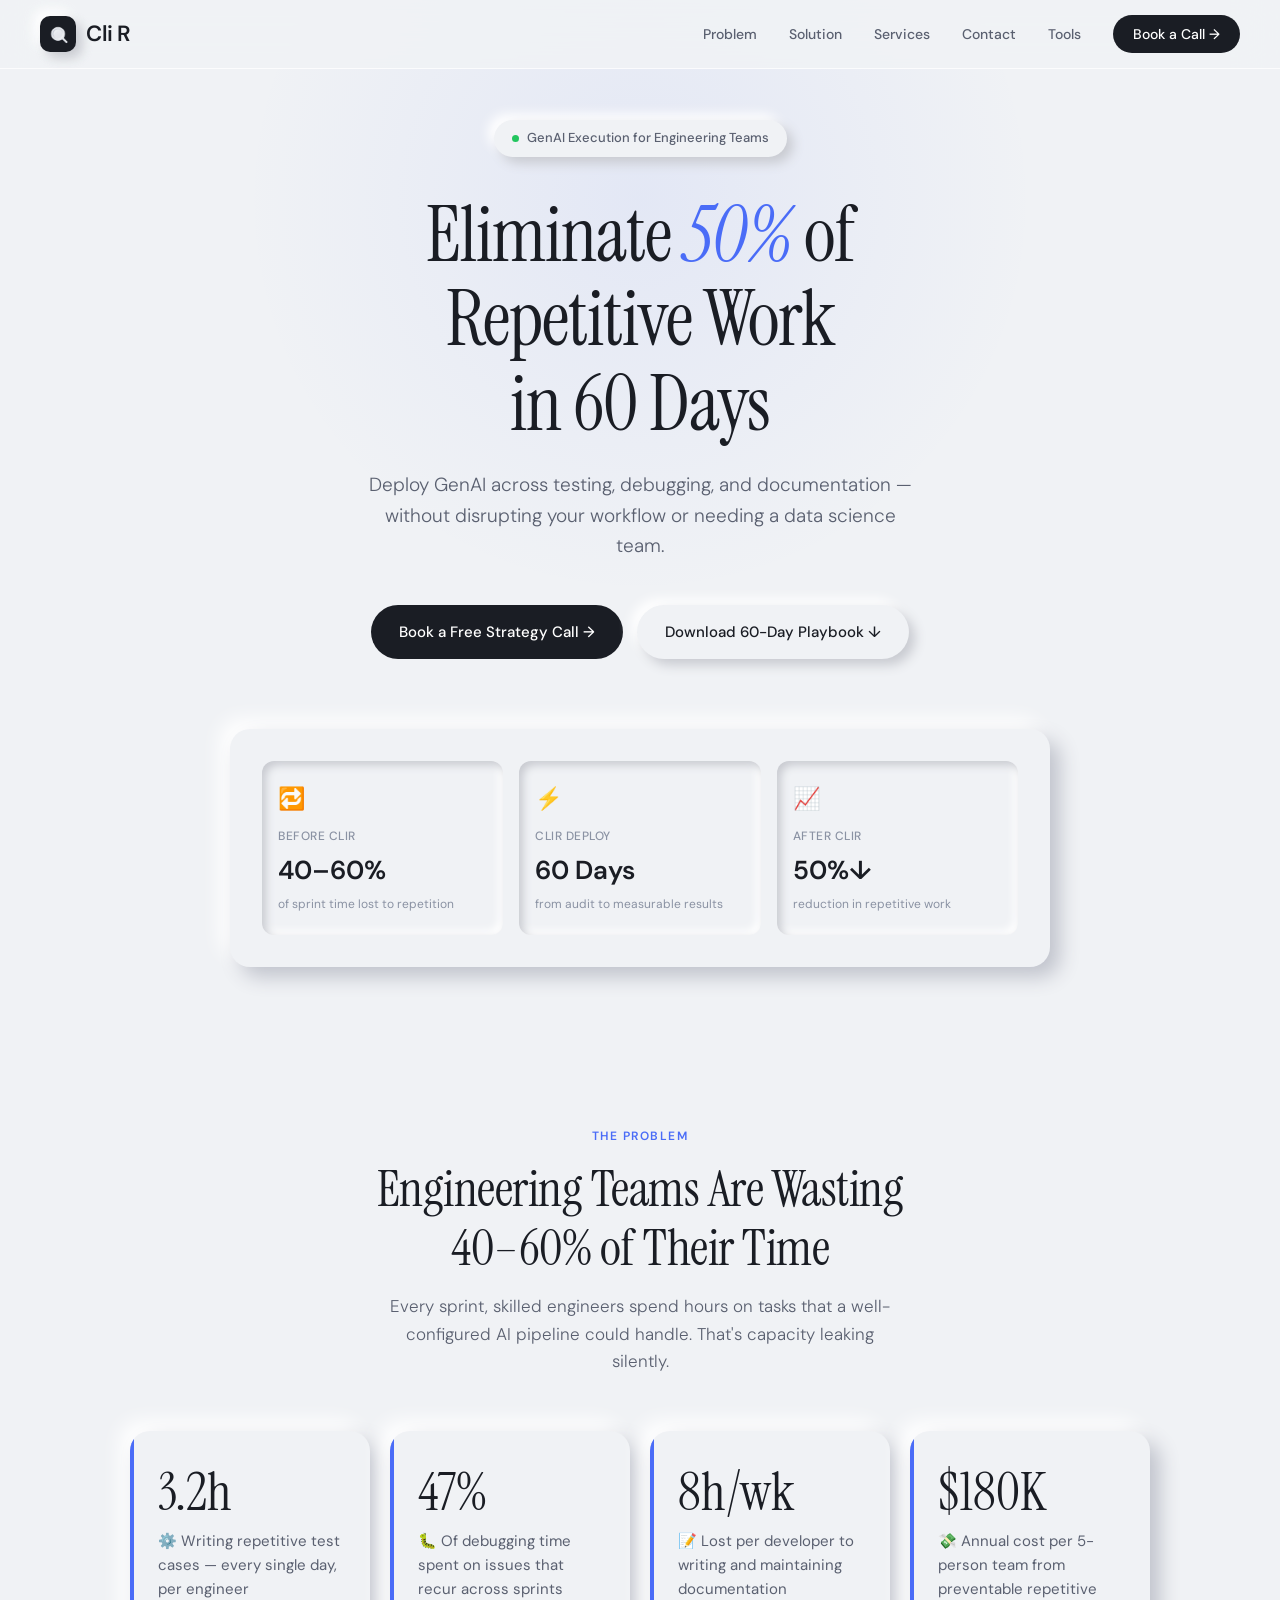
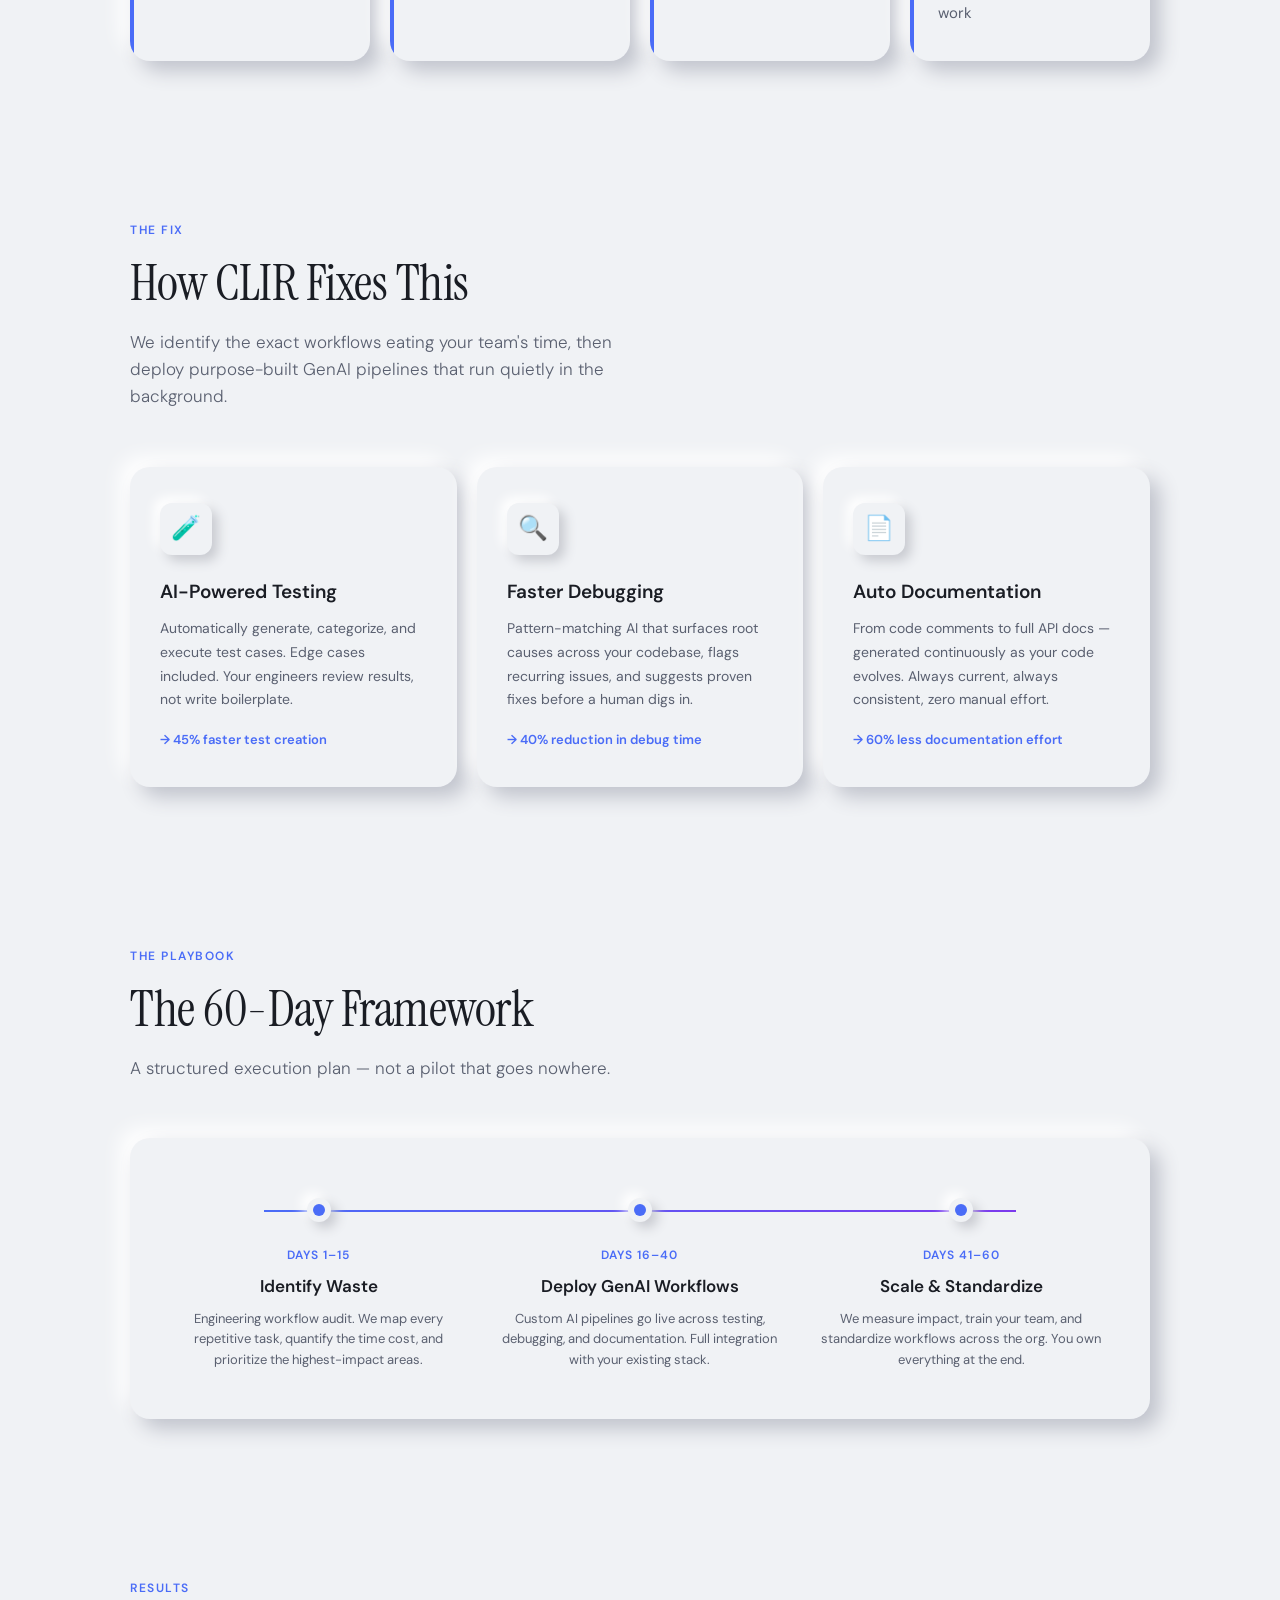
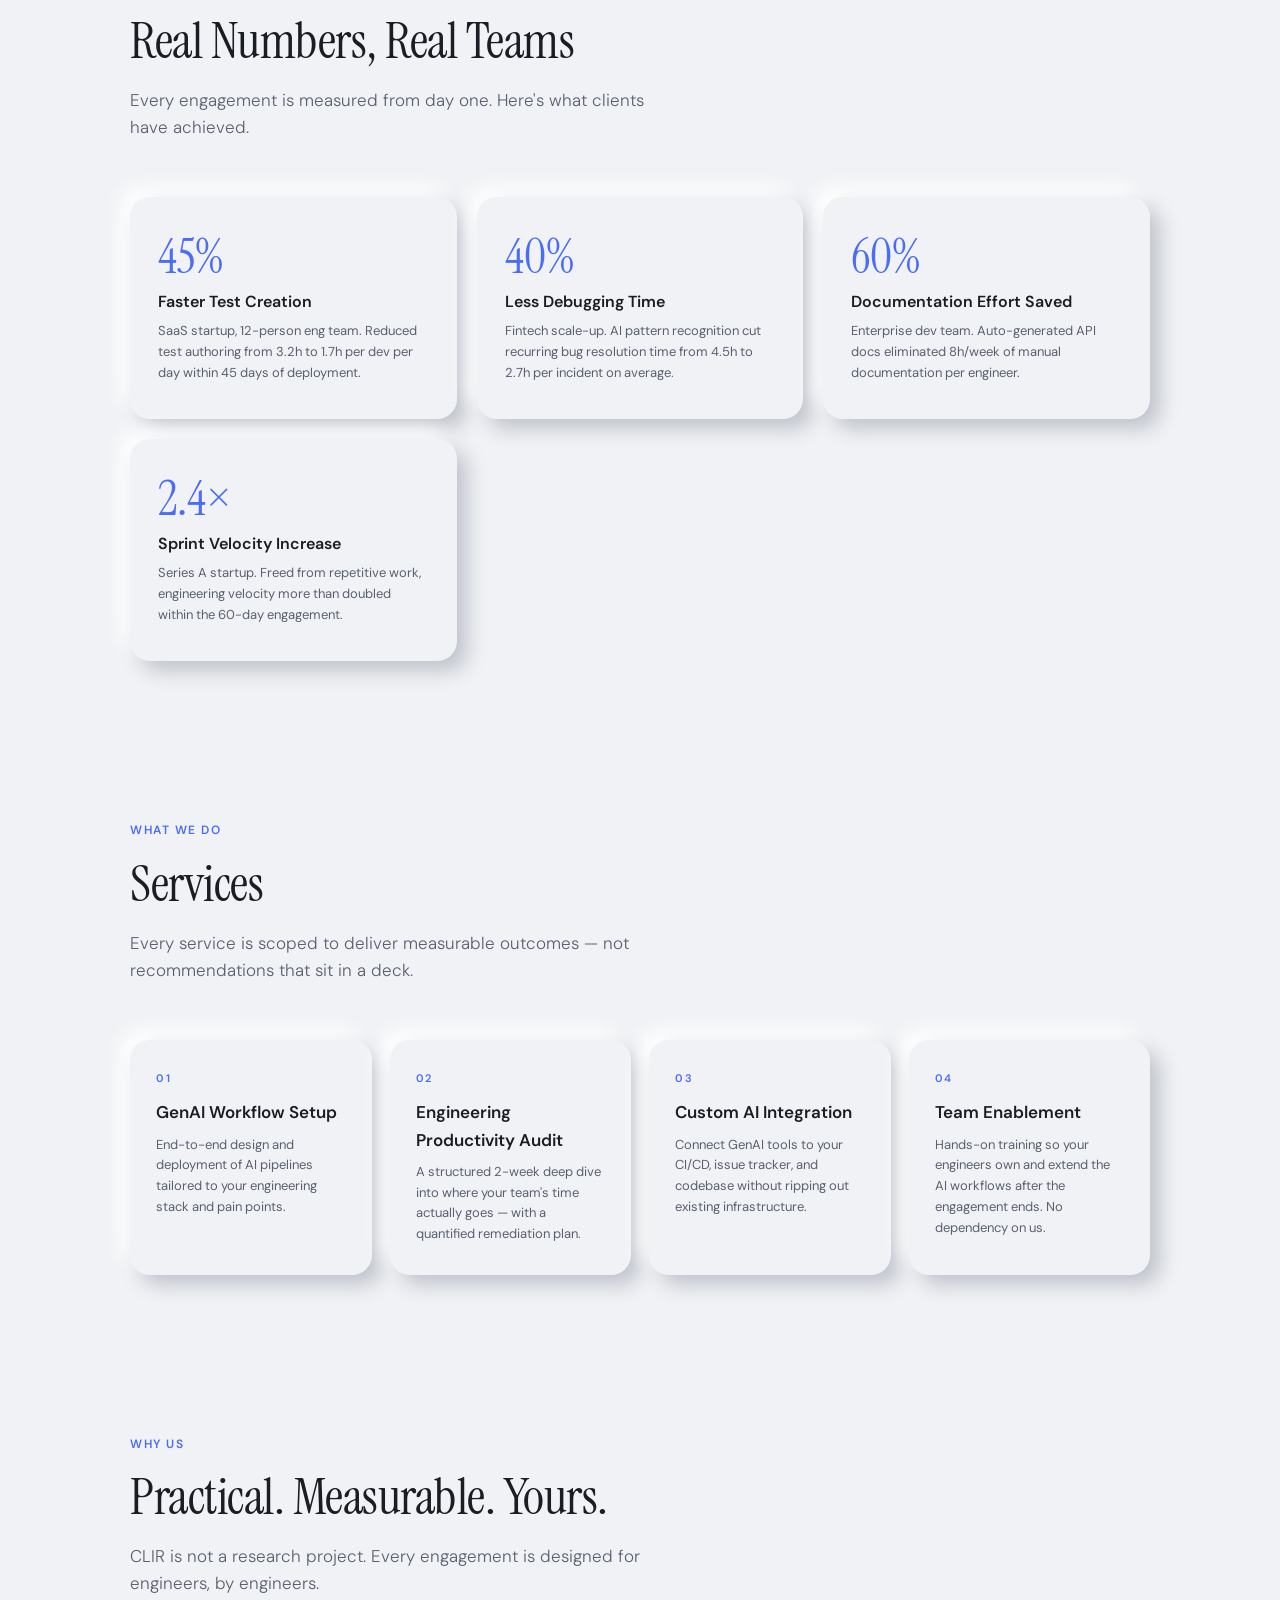
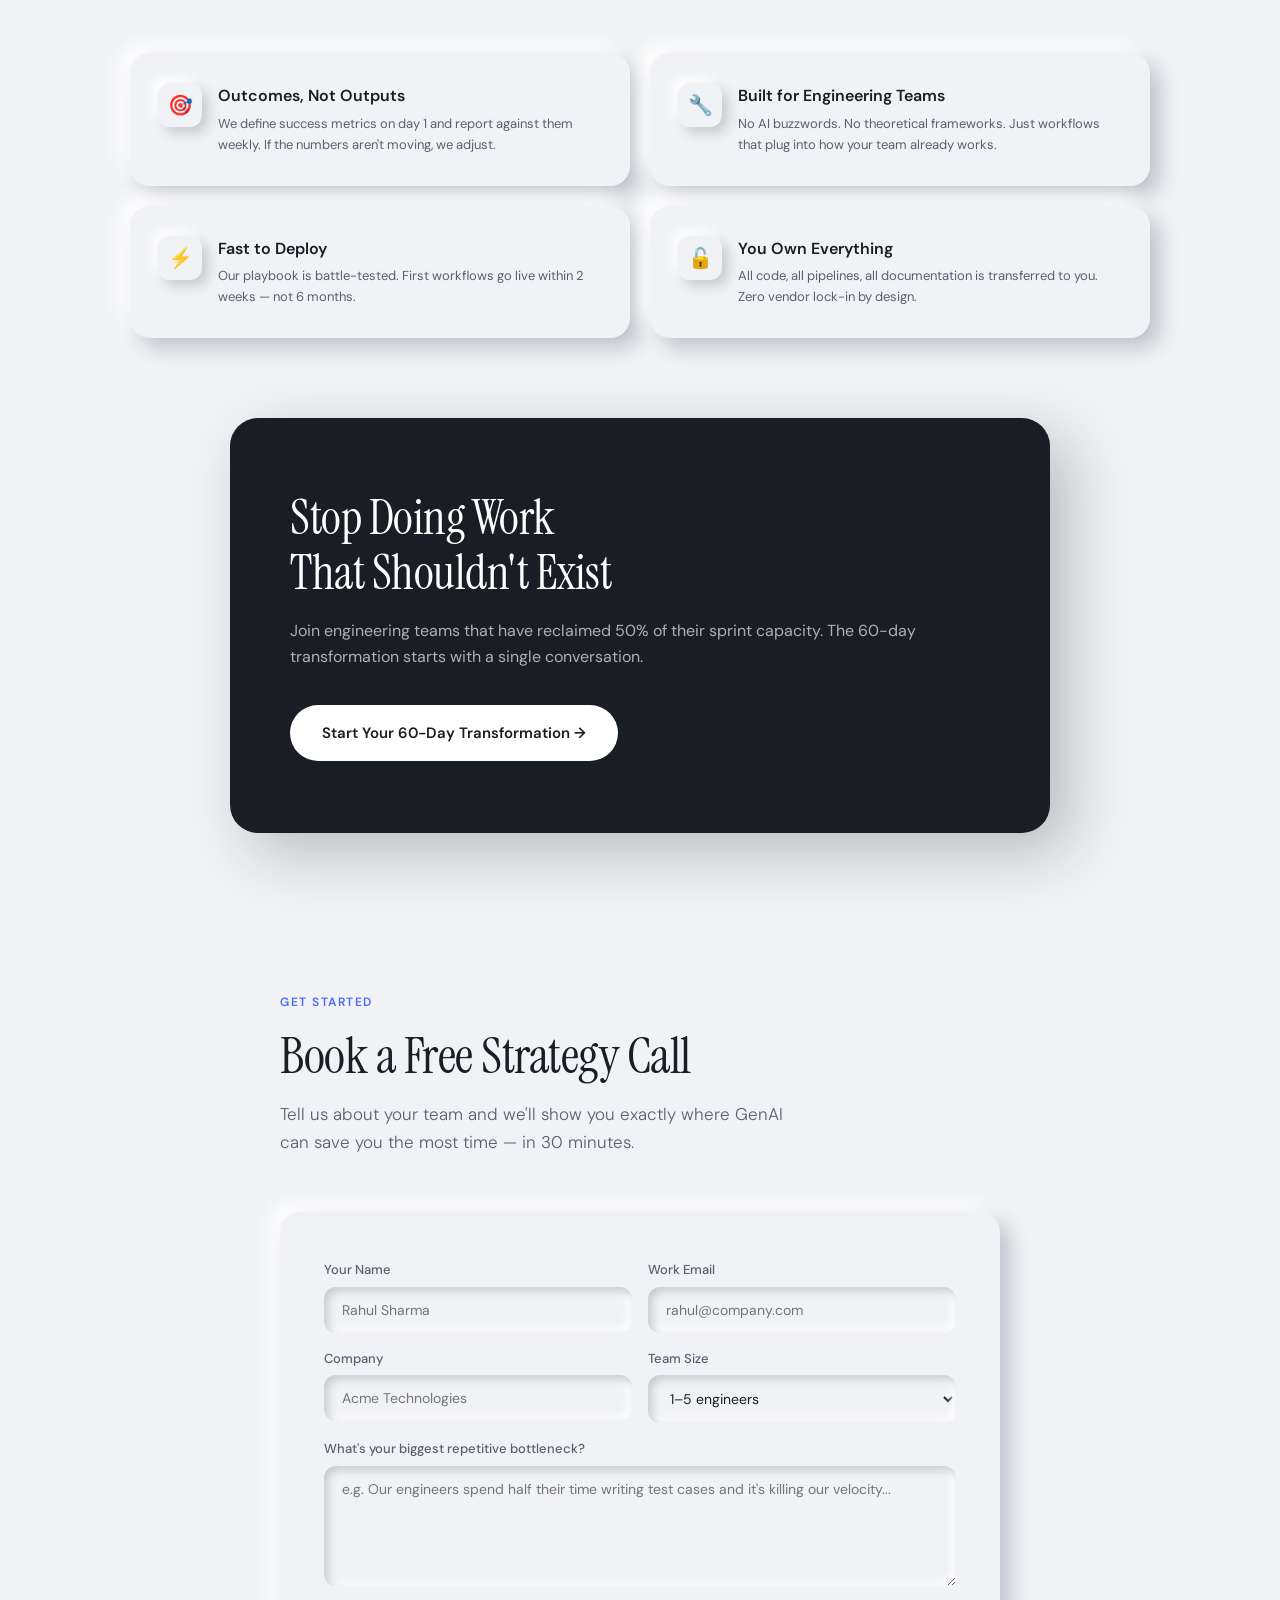
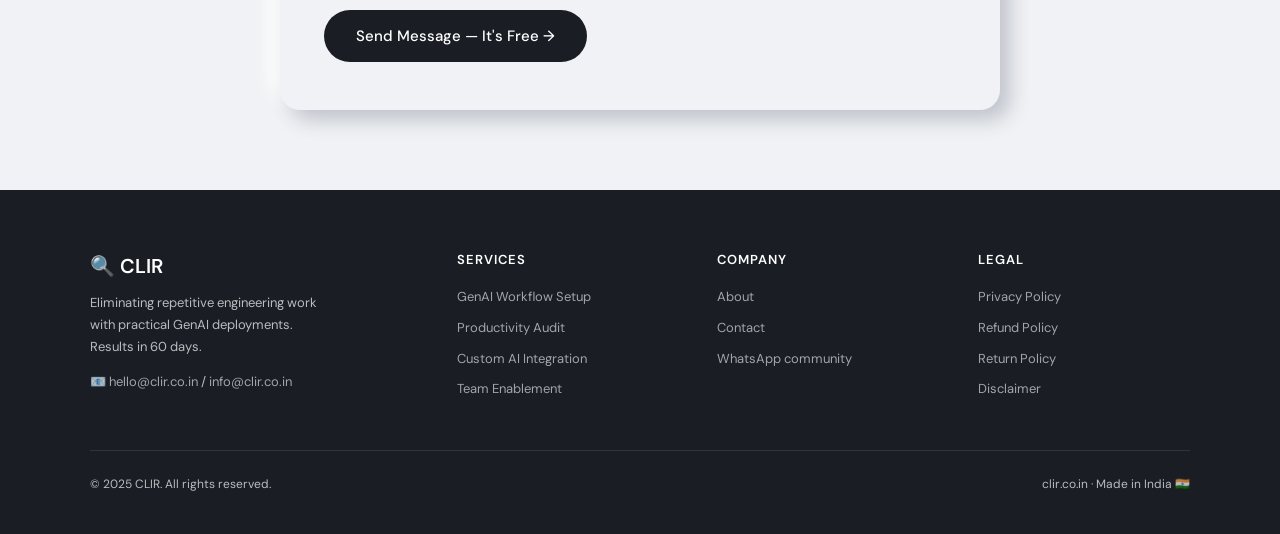
<file: index.html>
<!DOCTYPE html>
<html lang="en">
<head>
  <meta charset="UTF-8" />
  <meta name="viewport" content="width=device-width, initial-scale=1.0" />
  <meta name="google-adsense-account" content="ca-pub-4185627428041877">
  <title>CLIR — Eliminate 50% of Repetitive Work in 60 Days</title>
  <meta name="description" content="CLIR deploys GenAI across testing, debugging, and documentation to eliminate 50% of repetitive engineering work in 60 days." />
  <link rel="preconnect" href="https://fonts.googleapis.com">
  <link href="https://fonts.googleapis.com/css2?family=DM+Sans:wght@300;400;500;600&family=Instrument+Serif:ital@0;1&display=swap" rel="stylesheet">
 <link rel="stylesheet" href="style.css">
 <link rel="shortcut icon" href="./favicon.ico" type="image/x-icon">
 <script async src="https://pagead2.googlesyndication.com/pagead/js/adsbygoogle.js?client=ca-pub-4185627428041877"
     crossorigin="anonymous"></script>
</head>
<body>

<!-- NAV -->
<nav id="mainNav">
  <a class="nav-logo" href="#" onclick="showPage('home')">
    <div class="logo-icon"><img width="24px" src="./assets/images/clir-logo.png" alt="" srcset=""></div>
    Cli R
  </a>
  <ul class="nav-links">
    <li><a href="#" onclick="scrollTo_('#problem')">Problem</a></li>
    <li><a href="#" onclick="scrollTo_('#solution')">Solution</a></li>
    <li><a href="#" onclick="scrollTo_('#services')">Services</a></li>
    <li><a href="#" onclick="showPage('contact')">Contact</a></li>
    <li><a href="#" onclick="showPage('tools')">Tools</a></li>
    <li><a href="#" class="nav-cta" onclick="scrollTo_('#contact-form')">Book a Call →</a></li>
  </ul>
  <button class="menu-btn" onclick="toggleMobile()">☰</button>
</nav>

<!-- ═══════════════ HOME PAGE ═══════════════ -->
<div id="page-home" class="page active">

<!-- HERO -->
<section class="hero">
  <div class="hero-badge">
    <span class="dot"></span>
    GenAI Execution for Engineering Teams
  </div>
  <h1>Eliminate <em>50%</em> of<br>Repetitive Work<br>in 60 Days</h1>
  <p class="hero-sub">Deploy GenAI across testing, debugging, and documentation — without disrupting your workflow or needing a data science team.</p>
  <div class="hero-ctas">
    <a href="#" class="btn-primary" onclick="scrollTo_('#contact-form')">Book a Free Strategy Call →</a>
    <a href="#" class="btn-secondary">Download 60-Day Playbook ↓</a>
  </div>
  <div class="hero-visual">
    <div class="workflow-card">
      <div class="wf-item">
        <div class="wf-icon">🔁</div>
        <div class="wf-label">Before CLIR</div>
        <div class="wf-val">40–60%</div>
        <div class="wf-desc">of sprint time lost to repetition</div>
      </div>
      <div class="wf-item">
        <div class="wf-icon">⚡</div>
        <div class="wf-label">CLIR Deploy</div>
        <div class="wf-val">60 Days</div>
        <div class="wf-desc">from audit to measurable results</div>
      </div>
      <div class="wf-item">
        <div class="wf-icon">📈</div>
        <div class="wf-label">After CLIR</div>
        <div class="wf-val">50%↓</div>
        <div class="wf-desc">reduction in repetitive work</div>
      </div>
    </div>
  </div>
</section>

<!-- PROBLEM -->
<section id="problem" style="max-width:1100px;margin:0 auto;padding:80px 40px;">
  <div class="problem">
    <div class="section-tag reveal">The Problem</div>
    <h2 class="reveal">Engineering Teams Are Wasting<br>40–60% of Their Time</h2>
    <p class="section-sub reveal">Every sprint, skilled engineers spend hours on tasks that a well-configured AI pipeline could handle. That's capacity leaking silently.</p>
    <div class="stats-grid reveal">
      <div class="stat-card">
        <div class="stat-num">3.2h</div>
        <div class="stat-label">⚙️ Writing repetitive test cases — every single day, per engineer</div>
      </div>
      <div class="stat-card">
        <div class="stat-num">47%</div>
        <div class="stat-label">🐛 Of debugging time spent on issues that recur across sprints</div>
      </div>
      <div class="stat-card">
        <div class="stat-num">8h/wk</div>
        <div class="stat-label">📝 Lost per developer to writing and maintaining documentation</div>
      </div>
      <div class="stat-card">
        <div class="stat-num">$180K</div>
        <div class="stat-label">💸 Annual cost per 5-person team from preventable repetitive work</div>
      </div>
    </div>
  </div>
</section>

<!-- SOLUTION -->
<section id="solution" style="max-width:1100px;margin:0 auto;padding:80px 40px;">
  <div class="section-tag reveal">The Fix</div>
  <h2 class="reveal">How CLIR Fixes This</h2>
  <p class="section-sub reveal">We identify the exact workflows eating your team's time, then deploy purpose-built GenAI pipelines that run quietly in the background.</p>
  <div class="solution-grid reveal">
    <div class="sol-card">
      <div class="sol-icon">🧪</div>
      <h3>AI-Powered Testing</h3>
      <p>Automatically generate, categorize, and execute test cases. Edge cases included. Your engineers review results, not write boilerplate.</p>
      <div class="sol-metric">→ 45% faster test creation</div>
    </div>
    <div class="sol-card">
      <div class="sol-icon">🔍</div>
      <h3>Faster Debugging</h3>
      <p>Pattern-matching AI that surfaces root causes across your codebase, flags recurring issues, and suggests proven fixes before a human digs in.</p>
      <div class="sol-metric">→ 40% reduction in debug time</div>
    </div>
    <div class="sol-card">
      <div class="sol-icon">📄</div>
      <h3>Auto Documentation</h3>
      <p>From code comments to full API docs — generated continuously as your code evolves. Always current, always consistent, zero manual effort.</p>
      <div class="sol-metric">→ 60% less documentation effort</div>
    </div>
  </div>
</section>

<!-- TIMELINE -->
<section style="max-width:1100px;margin:0 auto;padding:80px 40px;">
  <div class="section-tag reveal">The Playbook</div>
  <h2 class="reveal">The 60-Day Framework</h2>
  <p class="section-sub reveal">A structured execution plan — not a pilot that goes nowhere.</p>
  <div class="timeline-wrap reveal">
    <div class="timeline">
      <div class="tl-step">
        <div class="tl-dot"><div class="tl-dot-inner"></div></div>
        <div class="tl-days">Days 1–15</div>
        <div class="tl-title">Identify Waste</div>
        <div class="tl-desc">Engineering workflow audit. We map every repetitive task, quantify the time cost, and prioritize the highest-impact areas.</div>
      </div>
      <div class="tl-step">
        <div class="tl-dot"><div class="tl-dot-inner"></div></div>
        <div class="tl-days">Days 16–40</div>
        <div class="tl-title">Deploy GenAI Workflows</div>
        <div class="tl-desc">Custom AI pipelines go live across testing, debugging, and documentation. Full integration with your existing stack.</div>
      </div>
      <div class="tl-step">
        <div class="tl-dot"><div class="tl-dot-inner"></div></div>
        <div class="tl-days">Days 41–60</div>
        <div class="tl-title">Scale & Standardize</div>
        <div class="tl-desc">We measure impact, train your team, and standardize workflows across the org. You own everything at the end.</div>
      </div>
    </div>
  </div>
</section>

<!-- CASE STUDIES -->
<section style="max-width:1100px;margin:0 auto;padding:80px 40px;">
  <div class="section-tag reveal">Results</div>
  <h2 class="reveal">Real Numbers, Real Teams</h2>
  <p class="section-sub reveal">Every engagement is measured from day one. Here's what clients have achieved.</p>
  <div class="cases-grid reveal">
    <div class="case-card">
      <div class="case-metric">45%</div>
      <div class="case-title">Faster Test Creation</div>
      <div class="case-desc">SaaS startup, 12-person eng team. Reduced test authoring from 3.2h to 1.7h per dev per day within 45 days of deployment.</div>
    </div>
    <div class="case-card">
      <div class="case-metric">40%</div>
      <div class="case-title">Less Debugging Time</div>
      <div class="case-desc">Fintech scale-up. AI pattern recognition cut recurring bug resolution time from 4.5h to 2.7h per incident on average.</div>
    </div>
    <div class="case-card">
      <div class="case-metric">60%</div>
      <div class="case-title">Documentation Effort Saved</div>
      <div class="case-desc">Enterprise dev team. Auto-generated API docs eliminated 8h/week of manual documentation per engineer.</div>
    </div>
    <div class="case-card">
      <div class="case-metric">2.4×</div>
      <div class="case-title">Sprint Velocity Increase</div>
      <div class="case-desc">Series A startup. Freed from repetitive work, engineering velocity more than doubled within the 60-day engagement.</div>
    </div>
  </div>
</section>

<!-- SERVICES -->
<section id="services" style="max-width:1100px;margin:0 auto;padding:80px 40px;">
  <div class="section-tag reveal">What We Do</div>
  <h2 class="reveal">Services</h2>
  <p class="section-sub reveal">Every service is scoped to deliver measurable outcomes — not recommendations that sit in a deck.</p>
  <div class="services-grid reveal">
    <div class="srv-card">
      <div class="srv-num">01</div>
      <h3>GenAI Workflow Setup</h3>
      <p>End-to-end design and deployment of AI pipelines tailored to your engineering stack and pain points.</p>
    </div>
    <div class="srv-card">
      <div class="srv-num">02</div>
      <h3>Engineering Productivity Audit</h3>
      <p>A structured 2-week deep dive into where your team's time actually goes — with a quantified remediation plan.</p>
    </div>
    <div class="srv-card">
      <div class="srv-num">03</div>
      <h3>Custom AI Integration</h3>
      <p>Connect GenAI tools to your CI/CD, issue tracker, and codebase without ripping out existing infrastructure.</p>
    </div>
    <div class="srv-card">
      <div class="srv-num">04</div>
      <h3>Team Enablement</h3>
      <p>Hands-on training so your engineers own and extend the AI workflows after the engagement ends. No dependency on us.</p>
    </div>
  </div>
</section>

<!-- WHY CLIR -->
<section style="max-width:1100px;margin:0 auto;padding:80px 40px;">
  <div class="section-tag reveal">Why Us</div>
  <h2 class="reveal">Practical. Measurable. Yours.</h2>
  <p class="section-sub reveal">CLIR is not a research project. Every engagement is designed for engineers, by engineers.</p>
  <div class="why-grid reveal">
    <div class="why-card">
      <div class="why-icon">🎯</div>
      <div>
        <h3>Outcomes, Not Outputs</h3>
        <p>We define success metrics on day 1 and report against them weekly. If the numbers aren't moving, we adjust.</p>
      </div>
    </div>
    <div class="why-card">
      <div class="why-icon">🔧</div>
      <div>
        <h3>Built for Engineering Teams</h3>
        <p>No AI buzzwords. No theoretical frameworks. Just workflows that plug into how your team already works.</p>
      </div>
    </div>
    <div class="why-card">
      <div class="why-icon">⚡</div>
      <div>
        <h3>Fast to Deploy</h3>
        <p>Our playbook is battle-tested. First workflows go live within 2 weeks — not 6 months.</p>
      </div>
    </div>
    <div class="why-card">
      <div class="why-icon">🔓</div>
      <div>
        <h3>You Own Everything</h3>
        <p>All code, all pipelines, all documentation is transferred to you. Zero vendor lock-in by design.</p>
      </div>
    </div>
  </div>
</section>

<!-- BIG CTA -->
<div style="max-width:900px;margin:0 auto;padding:0 40px 80px;">
  <div class="cta-card reveal">
    <h2>Stop Doing Work<br>That Shouldn't Exist</h2>
    <p>Join engineering teams that have reclaimed 50% of their sprint capacity. The 60-day transformation starts with a single conversation.</p>
    <a href="#" class="btn-white" onclick="scrollTo_('#contact-form')">Start Your 60-Day Transformation →</a>
  </div>
</div>

<!-- CONTACT FORM -->
<section id="contact-form" class="contact-section" style="max-width:800px;margin:0 auto;padding:80px 40px;">
  <div class="section-tag reveal">Get Started</div>
  <h2 class="reveal">Book a Free Strategy Call</h2>
  <p class="section-sub reveal">Tell us about your team and we'll show you exactly where GenAI can save you the most time — in 30 minutes.</p>
  <div class="form-card reveal">
    <div class="form-grid" id="contactForm">
      <div class="form-group">
        <label>Your Name</label>
        <input type="text" placeholder="Rahul Sharma" id="f-name" />
      </div>
      <div class="form-group">
        <label>Work Email</label>
        <input type="email" placeholder="rahul@company.com" id="f-email" />
      </div>
      <div class="form-group">
        <label>Company</label>
        <input type="text" placeholder="Acme Technologies" id="f-company" />
      </div>
      <div class="form-group">
        <label>Team Size</label>
        <select id="f-size">
          <option>1–5 engineers</option>
          <option>6–15 engineers</option>
          <option>16–50 engineers</option>
          <option>50+ engineers</option>
        </select>
      </div>
      <div class="form-group form-full">
        <label>What's your biggest repetitive bottleneck?</label>
        <textarea placeholder="e.g. Our engineers spend half their time writing test cases and it's killing our velocity..." id="f-msg"></textarea>
      </div>
      <div class="form-full">
        <button class="form-submit" onclick="submitForm()">Send Message — It's Free →</button>
      </div>
    </div>
    <p id="form-thanks" style="display:none;color:#22c55e;font-weight:500;font-size:15px;">✅ Message sent! We'll get back to you within 24 hours.</p>
  </div>
</section>

</div><!-- end home page -->

<!-- ═══════════════ CONTACT PAGE ═══════════════ -->
<div id="page-contact" class="page">
  <section class="policy-section" style="max-width:800px;margin:0 auto;">
    <div class="hero-badge" style="margin-top:20px;">📬 Get In Touch</div>
    <h1>Contact Us</h1>
    <p class="policy-date">We typically respond within 24 business hours.</p>

    <h2>Direct Contact</h2>
    <p><strong>Email:</strong> <a href="mailto:hello@clir.co.in" style="color:var(--accent);">hello@clir.co.in</a> / <a href="mailto:info@clir.co.in" style="color:var(--accent);">info@clir.co.in</a></p>
    <p><strong>Website:</strong> clir.co.in</p>
    <p><strong>WhatsApp community:</strong> <a href="https://chat.whatsapp.com/DyvgLg0POt0IJq3FQDiW2B" target="_blank" rel="noreferrer noopener" style="color:var(--accent);">chat.whatsapp.com/DyvgLg0POt0IJq3FQDiW2B</a></p>

    <h2>Business Details</h2>
    <p><strong>Business Name:</strong> CLIR</p>
    <p><strong>Domain:</strong> clir.co.in</p>
    <p><strong>Nature of Business:</strong> GenAI Consulting Services</p>

    <h2>Send Us a Message</h2>
    <div class="form-card">
      <div class="form-grid">
        <div class="form-group">
          <label>Name</label>
          <input type="text" placeholder="Your name" />
        </div>
        <div class="form-group">
          <label>Email</label>
          <input type="email" placeholder="your@email.com" />
        </div>
        <div class="form-group form-full">
          <label>Message</label>
          <textarea placeholder="How can we help?"></textarea>
        </div>
        <div class="form-full">
          <button class="form-submit">Send Message →</button>
        </div>
      </div>
    </div>
  </section>
</div>

<!-- ═══════════════ PRIVACY POLICY ═══════════════ -->
<div id="page-privacy" class="page">
  <div class="policy-section" style="max-width:780px;margin:0 auto;">
    <h1>Privacy Policy</h1>
    <p class="policy-date">Last updated: May 2025</p>

    <p>CLIR ("we", "us", or "our") operates clir.co.in. This policy explains how we collect, use, and protect your personal information.</p>

    <h2>1. Information We Collect</h2>
    <ul>
      <li><strong>Contact form submissions:</strong> name, email, company name, and message</li>
      <li><strong>Usage data:</strong> pages visited, time on site, browser type (via analytics)</li>
      <li><strong>Payment data:</strong> processed by Razorpay — we do not store card details</li>
    </ul>

    <h2>2. How We Use Your Information</h2>
    <ul>
      <li>To respond to your enquiries and schedule strategy calls</li>
      <li>To deliver purchased services</li>
      <li>To send service-related communications (no marketing without consent)</li>
      <li>To improve our website performance</li>
    </ul>

    <h2>3. Data Sharing</h2>
    <p>We do not sell your personal data. We may share data with:</p>
    <ul>
      <li>Razorpay (payment processing) — governed by their privacy policy</li>
      <li>Google Analytics (anonymised usage data)</li>
      <li>Email service providers for transactional emails</li>
    </ul>

    <h2>4. Data Retention</h2>
    <p>We retain contact form data for up to 24 months for service continuity. You may request deletion at any time.</p>

    <h2>5. Your Rights</h2>
    <p>You have the right to access, correct, or delete your personal data. Email us at <a href="mailto:hello@clir.co.in" style="color:var(--accent);">hello@clir.co.in</a> or <a href="mailto:info@clir.co.in" style="color:var(--accent);">info@clir.co.in</a>.</p>

    <h2>6. Cookies</h2>
    <p>We use minimal cookies for analytics. No tracking cookies are used for advertising.</p>

    <h2>7. Security</h2>
    <p>This site is served over HTTPS. Contact form data is transmitted securely. We do not store payment information.</p>

    <h2>8. Contact</h2>
    <p>For privacy-related queries: <a href="mailto:hello@clir.co.in" style="color:var(--accent);">hello@clir.co.in</a> or <a href="mailto:info@clir.co.in" style="color:var(--accent);">info@clir.co.in</a></p>
  </div>
</div>

<!-- ═══════════════ REFUND POLICY ═══════════════ -->
<div id="page-refund" class="page">
  <div class="policy-section" style="max-width:780px;margin:0 auto;">
    <h1>Refund Policy</h1>
    <p class="policy-date">Last updated: May 2025</p>

    <p>This Refund Policy applies to all services purchased through clir.co.in.</p>

    <h2>1. Consulting & Strategy Services</h2>
    <p>If you are dissatisfied with a strategy session, please contact us within <strong>48 hours</strong> of the session. We will offer a free follow-up session or a full refund at our discretion.</p>

    <h2>2. 60-Day Engagement Programs</h2>
    <ul>
      <li><strong>Within 7 days of payment:</strong> Full refund if no work has commenced</li>
      <li><strong>After kick-off but before Day 15:</strong> 50% refund</li>
      <li><strong>After Day 15:</strong> No refund, as significant resources have been deployed</li>
    </ul>

    <h2>3. Digital Products (Playbooks, Templates)</h2>
    <p>Digital downloads are non-refundable once accessed. If you believe the product is defective or misrepresented, contact us within 7 days for a resolution.</p>

    <h2>4. How to Request a Refund</h2>
    <p>Email <a href="mailto:hello@clir.co.in" style="color:var(--accent);">hello@clir.co.in</a> or <a href="mailto:info@clir.co.in" style="color:var(--accent);">info@clir.co.in</a> with your order details and reason for refund. We process eligible refunds within 5–7 business days to your original payment method via Razorpay.</p>

    <h2>5. Disputes</h2>
    <p>In case of a payment dispute, please contact us before initiating a chargeback. We are committed to fair resolution.</p>
  </div>
</div>

<!-- ═══════════════ RETURN POLICY ═══════════════ -->
<div id="page-return" class="page">
  <div class="policy-section" style="max-width:780px;margin:0 auto;">
    <h1>Return Policy</h1>
    <p class="policy-date">Last updated: May 2025</p>

    <p>CLIR provides digital consulting services and digital products. As such, physical returns are not applicable. Please refer to our <a href="#" onclick="showPage('refund')" style="color:var(--accent);">Refund Policy</a> for service cancellations and refunds.</p>

    <h2>Digital Products</h2>
    <p>All sales of digital products (playbooks, frameworks, templates) are final upon download or access. If you experience a technical issue accessing your purchase, contact us immediately at <a href="mailto:hello@clir.co.in" style="color:var(--accent);">hello@clir.co.in</a> or <a href="mailto:info@clir.co.in" style="color:var(--accent);">info@clir.co.in</a> and we will resolve it within 24 hours.</p>

    <h2>Service Engagements</h2>
    <p>For consulting service cancellations, please refer to the Refund Policy section above. Unused service credits do not carry over beyond the agreed engagement period unless explicitly agreed in writing.</p>
  </div>
</div>

<!-- ═══════════════ DISCLAIMER ═══════════════ -->
<div id="page-disclaimer" class="page">
  <div class="policy-section" style="max-width:780px;margin:0 auto;">
    <h1>Disclaimer</h1>
    <p class="policy-date">Last updated: May 2025</p>

    <h2>General</h2>
    <p>The information on clir.co.in is for general informational purposes. While we make every effort to keep information accurate and current, we make no representations or warranties of any kind, express or implied, about the completeness, accuracy, or suitability of the information.</p>

    <h2>Results Disclaimer</h2>
    <p>The case study metrics and outcome percentages referenced on this website (e.g., "45% faster test creation") represent results achieved by specific clients under specific conditions. <strong>Individual results will vary</strong> based on team size, existing workflows, technology stack, and level of engagement. CLIR does not guarantee identical outcomes for all clients.</p>

    <h2>No Professional Advice</h2>
    <p>Content on this site does not constitute legal, financial, or professional advice. For advice specific to your situation, consult a qualified professional.</p>

    <h2>External Links</h2>
    <p>This website may contain links to third-party websites. CLIR has no control over the content or practices of those sites and accepts no responsibility for them.</p>

    <h2>Limitation of Liability</h2>
    <p>To the fullest extent permitted by law, CLIR shall not be liable for any indirect, incidental, or consequential damages arising from your use of this website or our services beyond the fees paid for those services.</p>

    <h2>Governing Law</h2>
    <p>These terms are governed by the laws of India. Disputes shall be subject to the exclusive jurisdiction of courts in India.</p>
  </div>
</div>

<!-- ═══════════════ FOOTER ═══════════════ -->
<footer>
  <div class="footer-inner">
    <div class="footer-brand">
      <h3>🔍 CLIR</h3>
      <p>Eliminating repetitive engineering work with practical GenAI deployments. Results in 60 days.</p>
      <p style="margin-top:12px;">📧 <a href="mailto:hello@clir.co.in" style="color:rgba(255,255,255,0.6);text-decoration:none;">hello@clir.co.in</a> / <a href="mailto:info@clir.co.in" style="color:rgba(255,255,255,0.6);text-decoration:none;">info@clir.co.in</a></p>
    </div>
    <div class="footer-col">
      <h4>Services</h4>
      <a href="#" onclick="scrollTo_('#services')">GenAI Workflow Setup</a>
      <a href="#" onclick="scrollTo_('#services')">Productivity Audit</a>
      <a href="#" onclick="scrollTo_('#services')">Custom AI Integration</a>
      <a href="#" onclick="scrollTo_('#services')">Team Enablement</a>
    </div>
    <div class="footer-col">
      <h4>Company</h4>
      <a href="#" onclick="scrollTo_('#problem')">About</a>
      <a href="#" onclick="showPage('contact')">Contact</a>
      <a href="https://chat.whatsapp.com/DyvgLg0POt0IJq3FQDiW2B" target="_blank" rel="noreferrer noopener">WhatsApp community</a>
    </div>
    <div class="footer-col">
      <h4>Legal</h4>
      <a href="#" onclick="showPage('privacy')">Privacy Policy</a>
      <a href="#" onclick="showPage('refund')">Refund Policy</a>
      <a href="#" onclick="showPage('return')">Return Policy</a>
      <a href="#" onclick="showPage('disclaimer')">Disclaimer</a>
    </div>
  </div>
  <div class="footer-bottom">
    <span>© 2025 CLIR. All rights reserved.</span>
    <span>clir.co.in · Made in India 🇮🇳</span>
  </div>
</footer>

<script>
  // PAGE ROUTING
  function showPage(name) {
    if (name === 'tools') window.location.replace('tools');
    document.querySelectorAll('.page').forEach(p => p.classList.remove('active'));
    document.getElementById('page-' + name).classList.add('active');
    window.scrollTo({ top: 0, behavior: 'smooth' });
  }

  function scrollTo_(id) {
    showPage('home');
    setTimeout(() => {
      const el = document.querySelector(id);
      if (el) el.scrollIntoView({ behavior: 'smooth', block: 'start' });
    }, 100);
  }

  function toggleMobile() {
    const links = document.querySelector('.nav-links');
    links.style.display = links.style.display === 'flex' ? 'none' : 'flex';
    if (links.style.display === 'flex') {
      links.style.flexDirection = 'column';
      links.style.position = 'absolute';
      links.style.top = '70px';
      links.style.right = '20px';
      links.style.background = 'var(--bg)';
      links.style.boxShadow = 'var(--shadow-md)';
      links.style.borderRadius = '16px';
      links.style.padding = '16px 20px';
    }
  }

  // FORM SUBMIT
  function submitForm() {
    const name = document.getElementById('f-name').value;
    const email = document.getElementById('f-email').value;
    if (!name || !email) { alert('Please fill in your name and email.'); return; }
    document.getElementById('contactForm').style.display = 'none';
    document.getElementById('form-thanks').style.display = 'block';
  }

  // SCROLL REVEAL
  const observer = new IntersectionObserver((entries) => {
    entries.forEach(e => { if (e.isIntersecting) e.target.classList.add('visible'); });
  }, { threshold: 0.1 });

  document.querySelectorAll('.reveal').forEach(el => observer.observe(el));

  // STICKY NAV SHADOW
  window.addEventListener('scroll', () => {
    const nav = document.getElementById('mainNav');
    nav.style.boxShadow = window.scrollY > 20 ? '0 4px 20px rgba(0,0,0,0.08)' : 'none';
  });
</script>
</body>
</html>
</file>
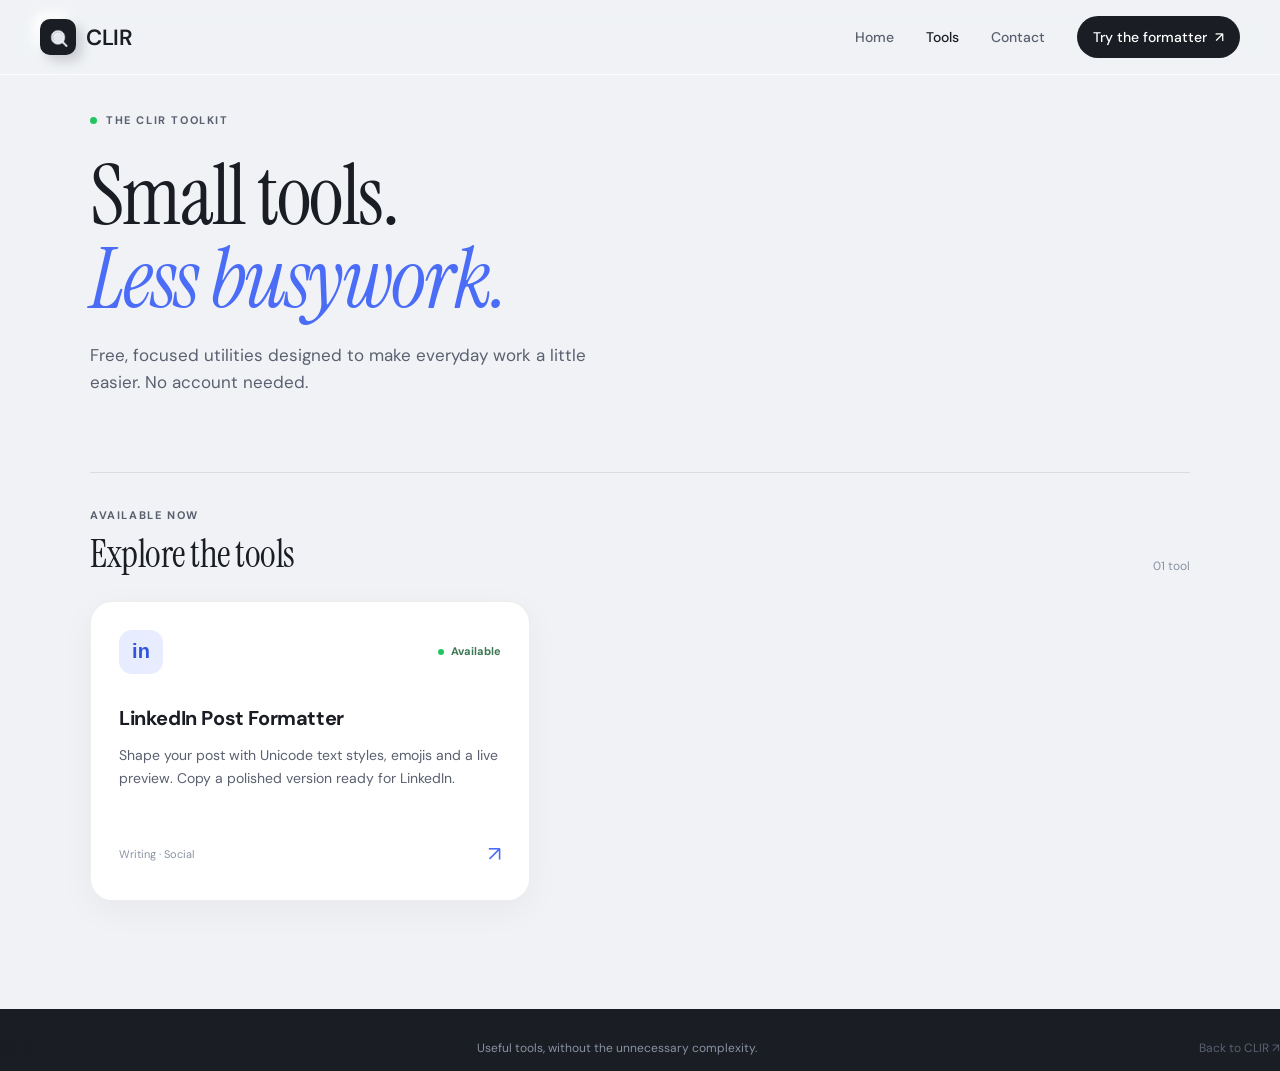
<file: tools/index.html>
<!doctype html>
<html lang="en">
<head>
  <meta charset="utf-8">
  <meta name="viewport" content="width=device-width, initial-scale=1">
  <meta name="theme-color" content="#f0f2f5">
  <meta name="description" content="Free CLIR tools to make your writing clearer and your workflow faster.">
  <meta name="google-adsense-account" content="ca-pub-4185627428041877">
  <title>CLIR Tools — Simple tools for better work</title>
  <link rel="preconnect" href="https://fonts.googleapis.com">
  <link rel="preconnect" href="https://fonts.gstatic.com" crossorigin>
  <link href="https://fonts.googleapis.com/css2?family=DM+Sans:wght@400;500;600;700&family=Instrument+Serif:ital@0;1&display=swap" rel="stylesheet">
  <link rel="stylesheet" href="../style.css">
  <link rel="stylesheet" href="tools.css">
</head>
<body>
  <nav class="clir-nav">
    <a class="nav-logo" href="../index.html" aria-label="CLIR home">
    <div class="logo-icon"><img width="24px" src="../assets/images/clir-logo.png" alt="" srcset=""></div>
      
      <span>CLIR</span></a>
        <ul class="nav-links">
          <li><a href="../index.html">Home</a></li>
          <li><a href="./index.html" aria-current="page">Tools</a></li>
          <li><a href="../index.html#contact">Contact</a></li>
          <li> <a class="tools-nav-cta" href="./linkedin-formatter/">Try the formatter <span aria-hidden="true">↗</span></a></li>
        </ul>
        
  </nav>

  <main class="tools-page">
    <section class="tools-hero">
      <p class="eyebrow"><span class="eyebrow-dot"></span> THE CLIR TOOLKIT</p>
      <h1>Small tools.<br><em>Less busywork.</em></h1>
      <p class="tools-lede">Free, focused utilities designed to make everyday work a little easier. No account needed.</p>
    </section>

    <section class="tool-grid-section" aria-labelledby="tools-heading">
      <div class="tools-section-heading">
        <div><p class="section-kicker">AVAILABLE NOW</p><h2 id="tools-heading">Explore the tools</h2></div>
        <span class="tool-count">01 tool</span>
      </div>
      <a class="tool-card" href="./linkedin-formatter/">
        <div class="tool-card-top">
          <span class="tool-icon" aria-hidden="true">in</span>
          <span class="tool-status"><span></span> Available</span>
        </div>
        <h3>LinkedIn Post Formatter</h3>
        <p>Shape your post with Unicode text styles, emojis and a live preview. Copy a polished version ready for LinkedIn.</p>
        <div class="tool-card-bottom"><span>Writing · Social</span><span class="tool-arrow" aria-hidden="true">↗</span></div>
      </a>
    </section>
  </main>
    <footer class="tools-footer">
      <a class="footer-brand-link" href="../index.html">CLIR</a>
      <span>Useful tools, without the unnecessary complexity.</span>
      <a href="../index.html">Back to CLIR ↗</a>
    </footer>
</body>
</html>
</file>
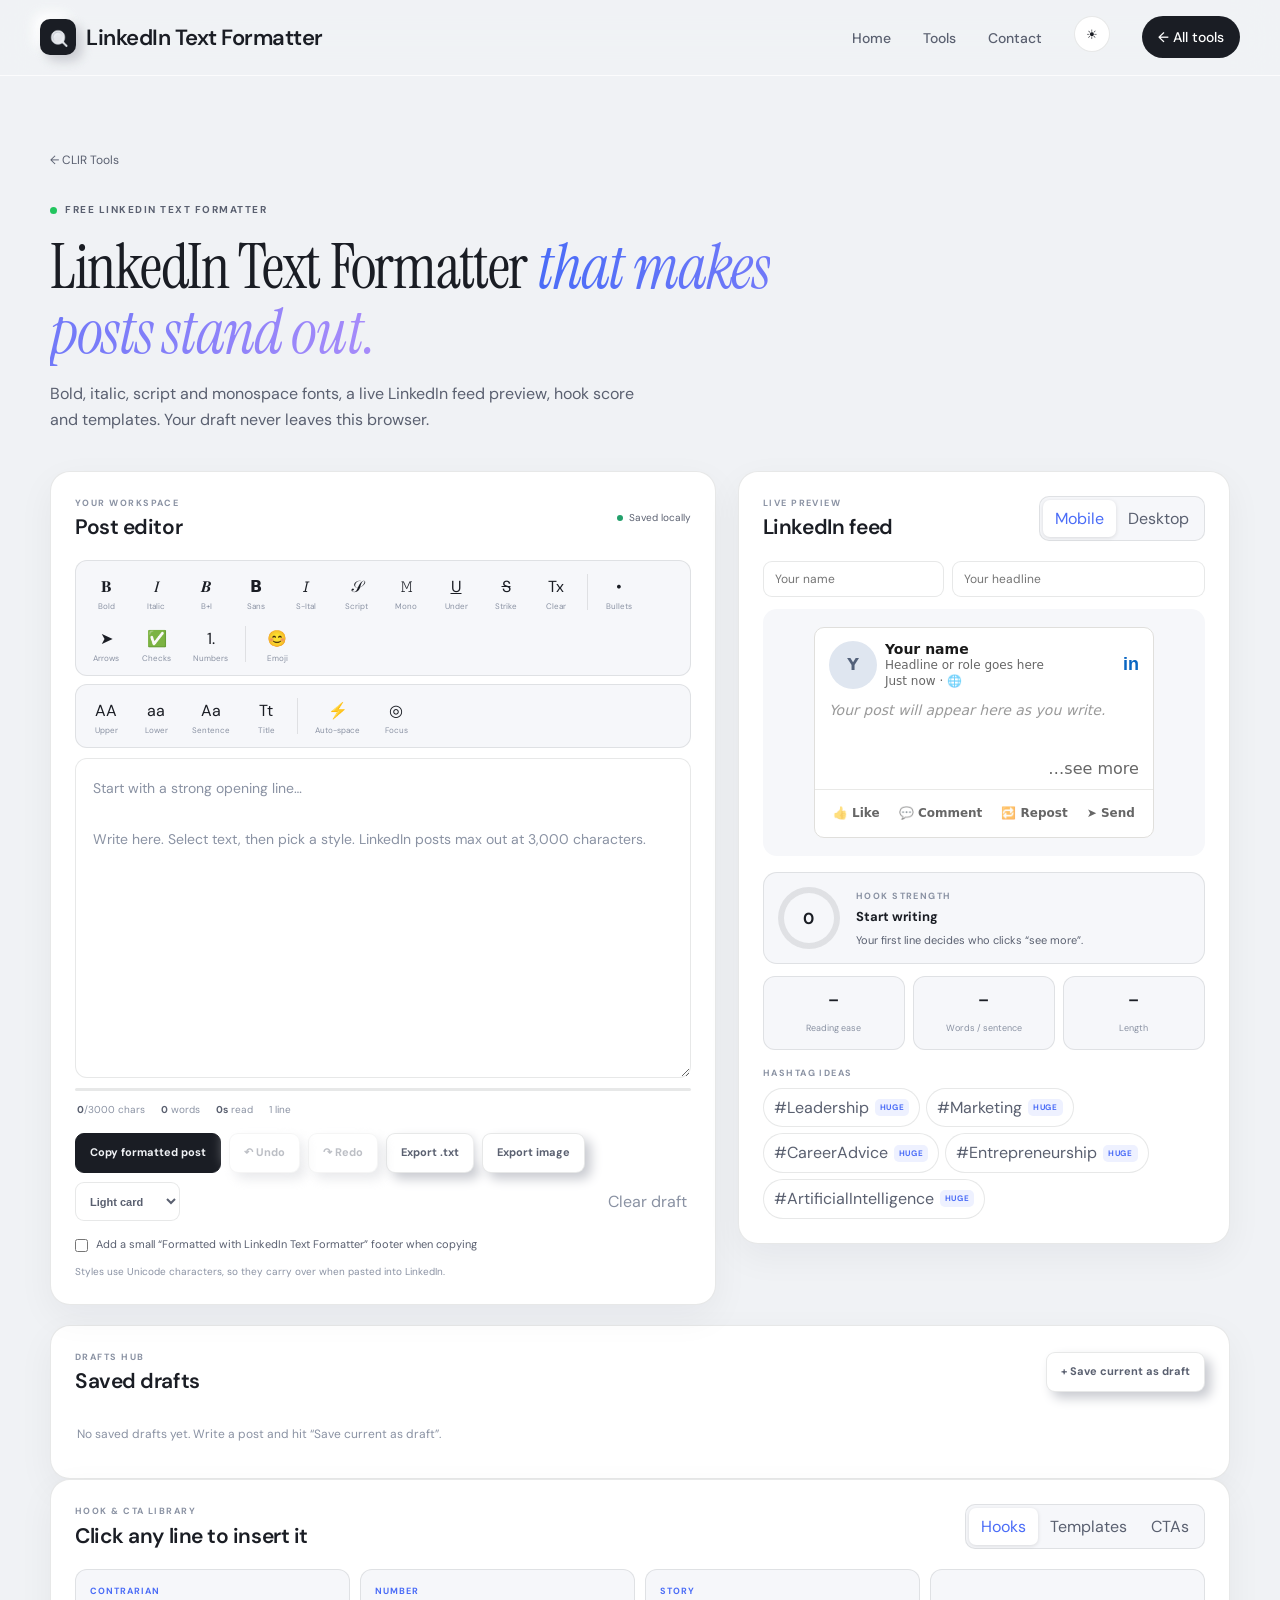
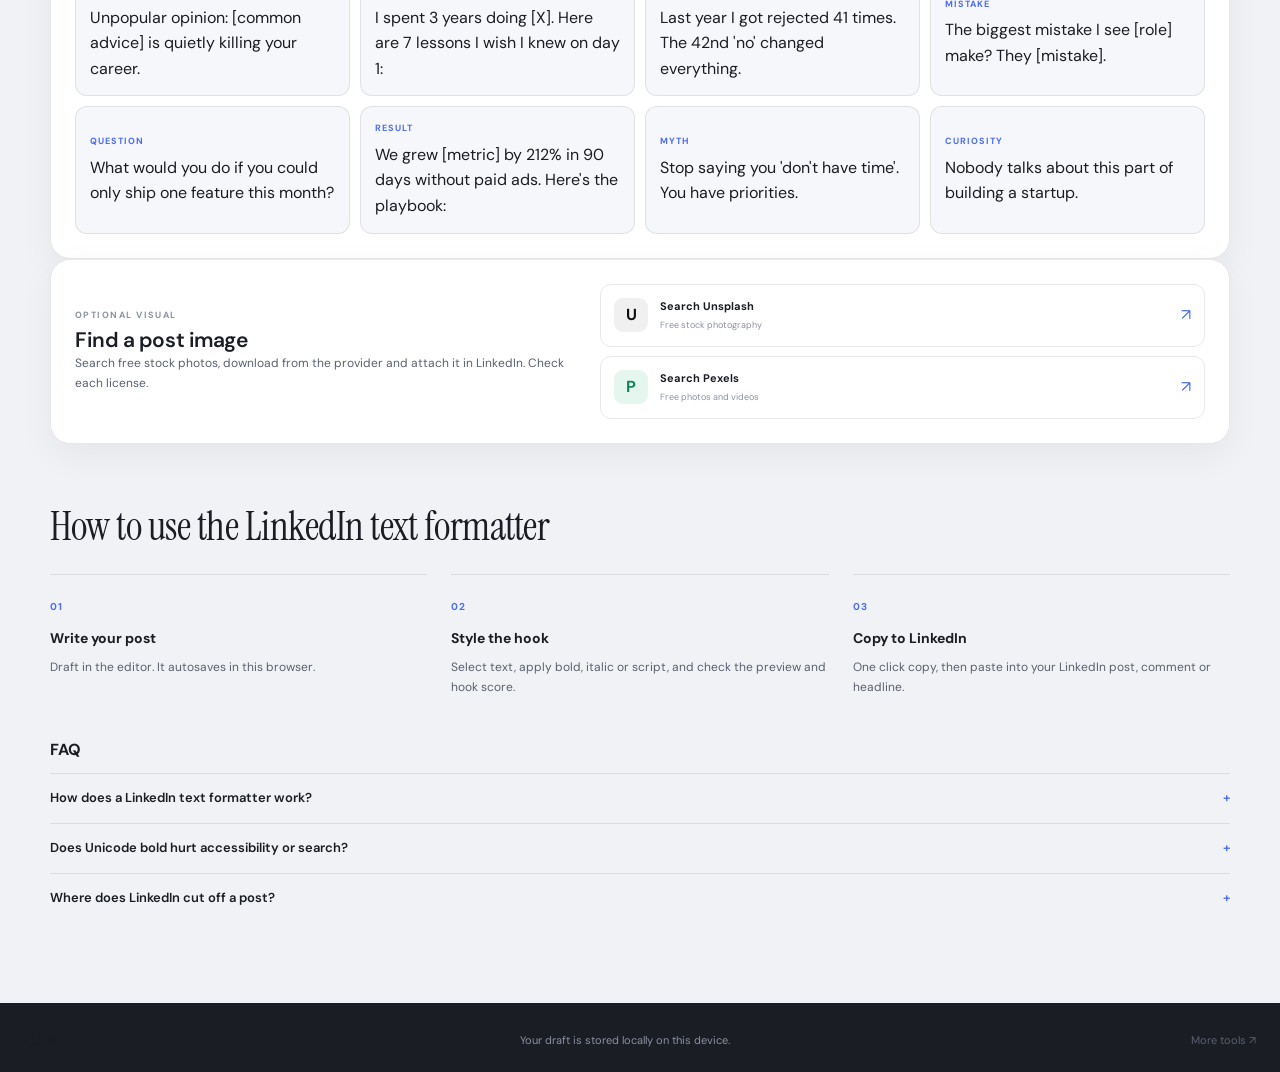
<file: tools/linkedin-formatter/index.html>
<!doctype html>
<html lang="en">
<head>
<meta charset="utf-8">
<meta name="viewport" content="width=device-width, initial-scale=1">
<meta name="theme-color" content="#f0f2f5">
<title>LinkedIn Text Formatter – Free Bold, Italic &amp; Post Preview Tool | CLIR</title>
<meta name="description" content="Free LinkedIn text formatter: bold, italic, script and monospace Unicode fonts, live LinkedIn post preview (mobile + desktop), hook score, hashtags and templates. No signup.">
<link rel="canonical" href="https://clir.co.in/tools/linkedin-formatter/">
<meta property="og:title" content="LinkedIn Text Formatter – Free Post Formatter & Previewer">
<meta property="og:description" content="Format LinkedIn posts with bold, italic and script fonts. Preview the feed, score your hook, copy in one click.">
<meta property="og:type" content="website">
<meta property="og:url" content="https://clir.co.in/tools/linkedin-formatter/">
<meta name="google-adsense-account" content="ca-pub-4185627428041877">
<script>document.documentElement.classList.add("js");setTimeout(function(){if(!window.__fmtOk)document.documentElement.classList.add("show-all")},2500);try{var t=localStorage.getItem("clir.theme")||(matchMedia("(prefers-color-scheme:dark)").matches?"dark":"light");document.documentElement.dataset.theme=t}catch(e){}</script>
<link rel="preconnect" href="https://fonts.googleapis.com">
<link rel="preconnect" href="https://fonts.gstatic.com" crossorigin>
<link href="https://fonts.googleapis.com/css2?family=DM+Sans:wght@400;500;600;700&family=Instrument+Serif:ital@0;1&display=swap" rel="stylesheet">
<link rel="stylesheet" href="../../style.css">
<link rel="stylesheet" href="../tools.css">
<link rel="stylesheet" href="./formatter.css">
<script type="application/ld+json">{"@context":"https://schema.org","@graph":[{"@type":"WebApplication","name":"LinkedIn Text Formatter","url":"https://clir.co.in/tools/linkedin-formatter/","applicationCategory":"BusinessApplication","operatingSystem":"Any","offers":{"@type":"Offer","price":"0","priceCurrency":"USD"},"publisher":{"@type":"Organization","name":"CLIR","url":"https://clir.co.in"}},{"@type":"FAQPage","mainEntity":[{"@type":"Question","name":"How does a LinkedIn text formatter work?","acceptedAnswer":{"@type":"Answer","text":"LinkedIn has no native bold or italic. A LinkedIn text formatter swaps normal letters for look-alike Unicode characters, so the styling survives copy and paste into LinkedIn."}},{"@type":"Question","name":"Is this LinkedIn text formatter free?","acceptedAnswer":{"@type":"Answer","text":"Yes. It is free, needs no signup and runs in your browser. Drafts are saved only on your device."}},{"@type":"Question","name":"Does Unicode bold hurt accessibility or search?","acceptedAnswer":{"@type":"Answer","text":"Screen readers can read styled characters poorly and LinkedIn search does not index them as normal words. Use styles for short hooks and headings, and keep keywords in plain text."}},{"@type":"Question","name":"Where does LinkedIn cut off a post?","acceptedAnswer":{"@type":"Answer","text":"The feed shows roughly the first 3 lines (about 140 characters on mobile, 210 on desktop) before the see more link, so the hook must land there."}}]}]}</script>
</head>
<body class="fmt-body">
<nav class="clir-nav">
  <a class="nav-logo" href="../../index.html" aria-label="CLIR home"><div class="logo-icon"><img width="24" src="../../assets/images/clir-logo.png" alt=""></div><span>LinkedIn Text Formatter</span></a>
  <ul class="nav-links">
    <li><a href="../../index.html">Home</a></li>
    <li><a href="../index.html">Tools</a></li>
    <li><a href="../../index.html#contact">Contact</a></li>
    <li><button type="button" class="theme-toggle" id="themeToggle" aria-label="Toggle dark mode"><span class="tt-sun">☀</span><span class="tt-moon">☾</span></button></li>
    <li><a class="tools-nav-cta" href="../index.html">← All tools</a></li>
  </ul>
</nav>

<main class="formatter-page">
  <header class="formatter-intro reveal">
    <a class="back-link" href="../index.html">← CLIR Tools</a>
    <p class="formatter-eyebrow"><span></span> FREE LINKEDIN TEXT FORMATTER</p>
    <h1>LinkedIn Text Formatter <em>that makes posts stand out.</em></h1>
    <p class="formatter-lede">Bold, italic, script and monospace fonts, a live LinkedIn feed preview, hook score and templates. Your draft never leaves this browser.</p>
  </header>

  <div class="formatter-workspace">
    <section class="editor-panel reveal" aria-labelledby="editor-heading">
      <div class="panel-heading">
        <div><p class="panel-kicker">YOUR WORKSPACE</p><h2 id="editor-heading">Post editor</h2></div>
        <span class="save-state" id="saveState" aria-live="polite"><span class="save-dot"></span> Saved locally</span>
      </div>

      <div class="format-toolbar" role="toolbar" aria-label="Text formatting">
        <button type="button" class="format-btn" data-format="bold" title="Bold serif (Ctrl/Cmd+Shift+B)" aria-label="Bold">𝐁<kbd>Bold</kbd></button>
        <button type="button" class="format-btn" data-format="italic" title="Italic (Ctrl/Cmd+Shift+I)" aria-label="Italic">𝐼<kbd>Italic</kbd></button>
        <button type="button" class="format-btn" data-format="bolditalic" aria-label="Bold italic">𝑩<kbd>B+I</kbd></button>
        <button type="button" class="format-btn" data-format="sansbold" aria-label="Sans bold">𝗕<kbd>Sans</kbd></button>
        <button type="button" class="format-btn" data-format="sansitalic" aria-label="Sans italic">𝘐<kbd>S-Ital</kbd></button>
        <button type="button" class="format-btn" data-format="script" title="Script (Ctrl/Cmd+Shift+S)" aria-label="Script">𝒮<kbd>Script</kbd></button>
        <button type="button" class="format-btn" data-format="mono" title="Typewriter (Ctrl/Cmd+Shift+M)" aria-label="Typewriter">𝙼<kbd>Mono</kbd></button>
        <button type="button" class="format-btn" data-format="underline" aria-label="Underline"><u>U</u><kbd>Under</kbd></button>
        <button type="button" class="format-btn" data-format="strike" aria-label="Strikethrough"><s>S</s><kbd>Strike</kbd></button>
        <button type="button" class="format-btn" data-format="plain" aria-label="Clear formatting">Tx<kbd>Clear</kbd></button>
        <span class="toolbar-divider"></span>
        <button type="button" class="format-btn" data-list="•" aria-label="Bullet list">•<kbd>Bullets</kbd></button>
        <button type="button" class="format-btn" data-list="➤" aria-label="Arrow list">➤<kbd>Arrows</kbd></button>
        <button type="button" class="format-btn" data-list="✅" aria-label="Check list">✅<kbd>Checks</kbd></button>
        <button type="button" class="format-btn" data-list="1" aria-label="Numbered list">1.<kbd>Numbers</kbd></button>
        <span class="toolbar-divider"></span>
        <button type="button" class="format-btn" id="emojiToggle" title="Emoji (Ctrl/Cmd+Shift+E)" aria-label="Emoji picker">😊<kbd>Emoji</kbd></button>
      </div>
      <div class="format-toolbar tools-row" role="toolbar" aria-label="Text tools">
        <button type="button" class="format-btn" data-case="upper" aria-label="UPPERCASE">AA<kbd>Upper</kbd></button>
        <button type="button" class="format-btn" data-case="lower" aria-label="lowercase">aa<kbd>Lower</kbd></button>
        <button type="button" class="format-btn" data-case="sentence" aria-label="Sentence case">Aa<kbd>Sentence</kbd></button>
        <button type="button" class="format-btn" data-case="title" aria-label="Title Case">Tt<kbd>Title</kbd></button>
        <span class="toolbar-divider"></span>
        <button type="button" class="format-btn" id="autoBtn" title="Split long paragraphs into short, scannable lines" aria-label="Auto-format">⚡<kbd>Auto-space</kbd></button>
        <button type="button" class="format-btn" id="focusBtn" title="Distraction-free writing (Esc to exit)" aria-label="Focus mode">◎<kbd>Focus</kbd></button>
      </div>
      <div class="emoji-panel" id="emojiPanel" hidden>
        <div class="emoji-panel-heading"><span>Quick emojis</span><button type="button" id="closeEmoji" aria-label="Close emoji picker">×</button></div>
        <div class="emoji-grid" id="emojiGrid"></div>
      </div>

      <!-- Ad slot 1: reserved height = zero layout shift -->
      <div class="ad-slot ad-leaderboard" aria-label="Advertisement">
        <span class="ad-label">Ad</span>
        <ins class="adsbygoogle" style="display:block" data-ad-client="ca-pub-4185627428041877" data-ad-slot="1111111111" data-ad-format="horizontal" data-full-width-responsive="true"></ins>
      </div>

      <label class="sr-only" for="postInput">Write your LinkedIn post</label>
      <textarea id="postInput" class="post-input" maxlength="3000" spellcheck="true" placeholder="Start with a strong opening line…&#10;&#10;Write here. Select text, then pick a style. LinkedIn posts max out at 3,000 characters."></textarea>

      <div class="meter" aria-hidden="true"><i id="limitBar"></i></div>
      <div class="editor-meta">
        <span><strong id="charCount">0</strong>/3000 chars</span>
        <span><strong id="wordCount">0</strong> words</span>
        <span><strong id="readTime">0s</strong> read</span>
        <span id="lineCount">1 line</span>
      </div>

      <div class="editor-actions">
        <button type="button" class="btn-primary" id="copyBtn">Copy formatted post</button>
        <button type="button" class="btn-secondary" id="undoBtn" disabled>↶ Undo</button>
        <button type="button" class="btn-secondary" id="redoBtn" disabled>↷ Redo</button>
        <button type="button" class="btn-secondary" id="txtBtn">Export .txt</button>
        <button type="button" class="btn-secondary" id="imgBtn">Export image</button>
        <select id="cardTheme" class="mini-select" aria-label="Image card style"><option value="light">Light card</option><option value="dark">Dark card</option><option value="accent">Accent card</option></select>
        <button type="button" class="text-action" id="clearBtn">Clear draft</button>
      </div>
      <label class="badge-opt"><input type="checkbox" id="badgeOpt"> Add a small “Formatted with LinkedIn Text Formatter” footer when copying</label>
      <p class="editor-note" id="copyFeedback" aria-live="polite">Styles use Unicode characters, so they carry over when pasted into LinkedIn.</p>
    </section>

    <aside class="preview-panel reveal" aria-labelledby="preview-heading">
      <div class="panel-heading">
        <div><p class="panel-kicker">LIVE PREVIEW</p><h2 id="preview-heading">LinkedIn feed</h2></div>
        <div class="seg" role="group" aria-label="Device">
          <button type="button" class="seg-btn active" data-device="mobile">Mobile</button>
          <button type="button" class="seg-btn" data-device="desktop">Desktop</button>
        </div>
      </div>
      <div class="pv-edit"><input id="pvName" placeholder="Your name" maxlength="40" aria-label="Preview name"><input id="pvHead" placeholder="Your headline" maxlength="80" aria-label="Preview headline"></div>
      <div class="preview-stage"><div class="preview-card is-mobile" id="previewCard">
        <div class="preview-profile">
          <div class="profile-avatar" id="avatarOut" aria-hidden="true">Y</div>
          <div class="pp-meta"><strong id="pvNameOut">Your name</strong><span id="pvHeadOut">Headline or role goes here</span><small>Just now · 🌐</small></div>
          <span class="linkedin-mark" aria-hidden="true">in</span>
        </div>
        <div class="preview-content is-empty" id="previewContent">Your post will appear here as you write.</div>
        <button type="button" class="see-more" id="seeMore" hidden>…see more</button>
        <div class="preview-engagement"><span>👍 Like</span><span>💬 Comment</span><span>🔁 Repost</span><span>➤ Send</span></div>
      </div></div>

      <div class="score-card">
        <div class="score-ring" id="scoreRing" style="--s:0"><b id="scoreNum">0</b></div>
        <div><p class="panel-kicker">HOOK STRENGTH</p><strong id="scoreLabel">Start writing</strong><p class="score-tip" id="scoreTip">Your first line decides who clicks “see more”.</p></div>
      </div>
      <div class="stat-row"><div><b id="gradeNum">–</b><span>Reading ease</span></div><div><b id="avgSent">–</b><span>Words / sentence</span></div><div><b id="lenFit">–</b><span>Length</span></div></div>
      <div class="tag-box"><p class="panel-kicker">HASHTAG IDEAS</p><div class="tag-list" id="tagList"></div></div>
    </aside>
  </div>

  <section class="library reveal" aria-labelledby="drafts-heading">
    <div class="panel-heading"><div><p class="panel-kicker">DRAFTS HUB</p><h2 id="drafts-heading">Saved drafts</h2></div><button type="button" class="btn-secondary" id="saveDraftBtn">+ Save current as draft</button></div>
    <div class="draft-list" id="draftList"></div>
  </section>

  <section class="library reveal" aria-labelledby="lib-heading">
    <div class="panel-heading"><div><p class="panel-kicker">HOOK &amp; CTA LIBRARY</p><h2 id="lib-heading">Click any line to insert it</h2></div>
      <div class="seg" role="tablist"><button class="seg-btn active" data-tab="hooks">Hooks</button><button class="seg-btn" data-tab="templates">Templates</button><button class="seg-btn" data-tab="ctas">CTAs</button></div></div>
    <div class="lib-grid" id="libGrid"></div>
    <div class="ad-slot ad-native" aria-label="Advertisement">
      <span class="ad-label">Ad</span>
      <ins class="adsbygoogle" style="display:block" data-ad-client="ca-pub-4185627428041877" data-ad-slot="2222222222" data-ad-format="fluid" data-ad-layout-key="-fb+5w+4e-db+86"></ins>
    </div>
  </section>

  <section class="image-tools reveal" aria-labelledby="image-heading">
    <div class="image-tools-intro"><p class="panel-kicker">OPTIONAL VISUAL</p><h2 id="image-heading">Find a post image</h2><p>Search free stock photos, download from the provider and attach it in LinkedIn. Check each license.</p></div>
    <div class="image-provider-grid">
      <a class="provider-card" href="https://unsplash.com/s/photos/linkedin-professional" target="_blank" rel="noopener noreferrer"><span class="provider-icon unsplash-icon">U</span><span><strong>Search Unsplash</strong><small>Free stock photography</small></span><span class="provider-arrow">↗</span></a>
      <a class="provider-card" href="https://www.pexels.com/search/business/" target="_blank" rel="noopener noreferrer"><span class="provider-icon pexels-icon">P</span><span><strong>Search Pexels</strong><small>Free photos and videos</small></span><span class="provider-arrow">↗</span></a>
    </div>
  </section>

  <section class="formatter-help reveal">
    <h2>How to use the LinkedIn text formatter</h2>
    <div class="help-grid">
      <article><span>01</span><h3>Write your post</h3><p>Draft in the editor. It autosaves in this browser.</p></article>
      <article><span>02</span><h3>Style the hook</h3><p>Select text, apply bold, italic or script, and check the preview and hook score.</p></article>
      <article><span>03</span><h3>Copy to LinkedIn</h3><p>One click copy, then paste into your LinkedIn post, comment or headline.</p></article>
    </div>
    <h3 class="faq-h">FAQ</h3>
    <details><summary>How does a LinkedIn text formatter work?</summary><p>LinkedIn has no native bold or italic. This tool swaps normal letters for look-alike Unicode characters, so the styling survives copy and paste.</p></details>
    <details><summary>Does Unicode bold hurt accessibility or search?</summary><p>Screen readers can read styled characters poorly and LinkedIn search does not index them as normal words. Style short hooks and headings only, and keep keywords in plain text.</p></details>
    <details><summary>Where does LinkedIn cut off a post?</summary><p>Around the first 3 lines (about 140 characters on mobile, 210 on desktop). The preview approximates this; LinkedIn can change it.</p></details>
  </section>
</main>

<footer class="formatter-footer">
  <a class="footer-brand-link" href="../../index.html">CLIR</a>
  <span>Your draft is stored locally on this device.</span>
  <a href="../index.html">More tools ↗</a>
</footer>
<script src="./formatter.js" defer></script>
</body>
</html>
</file>
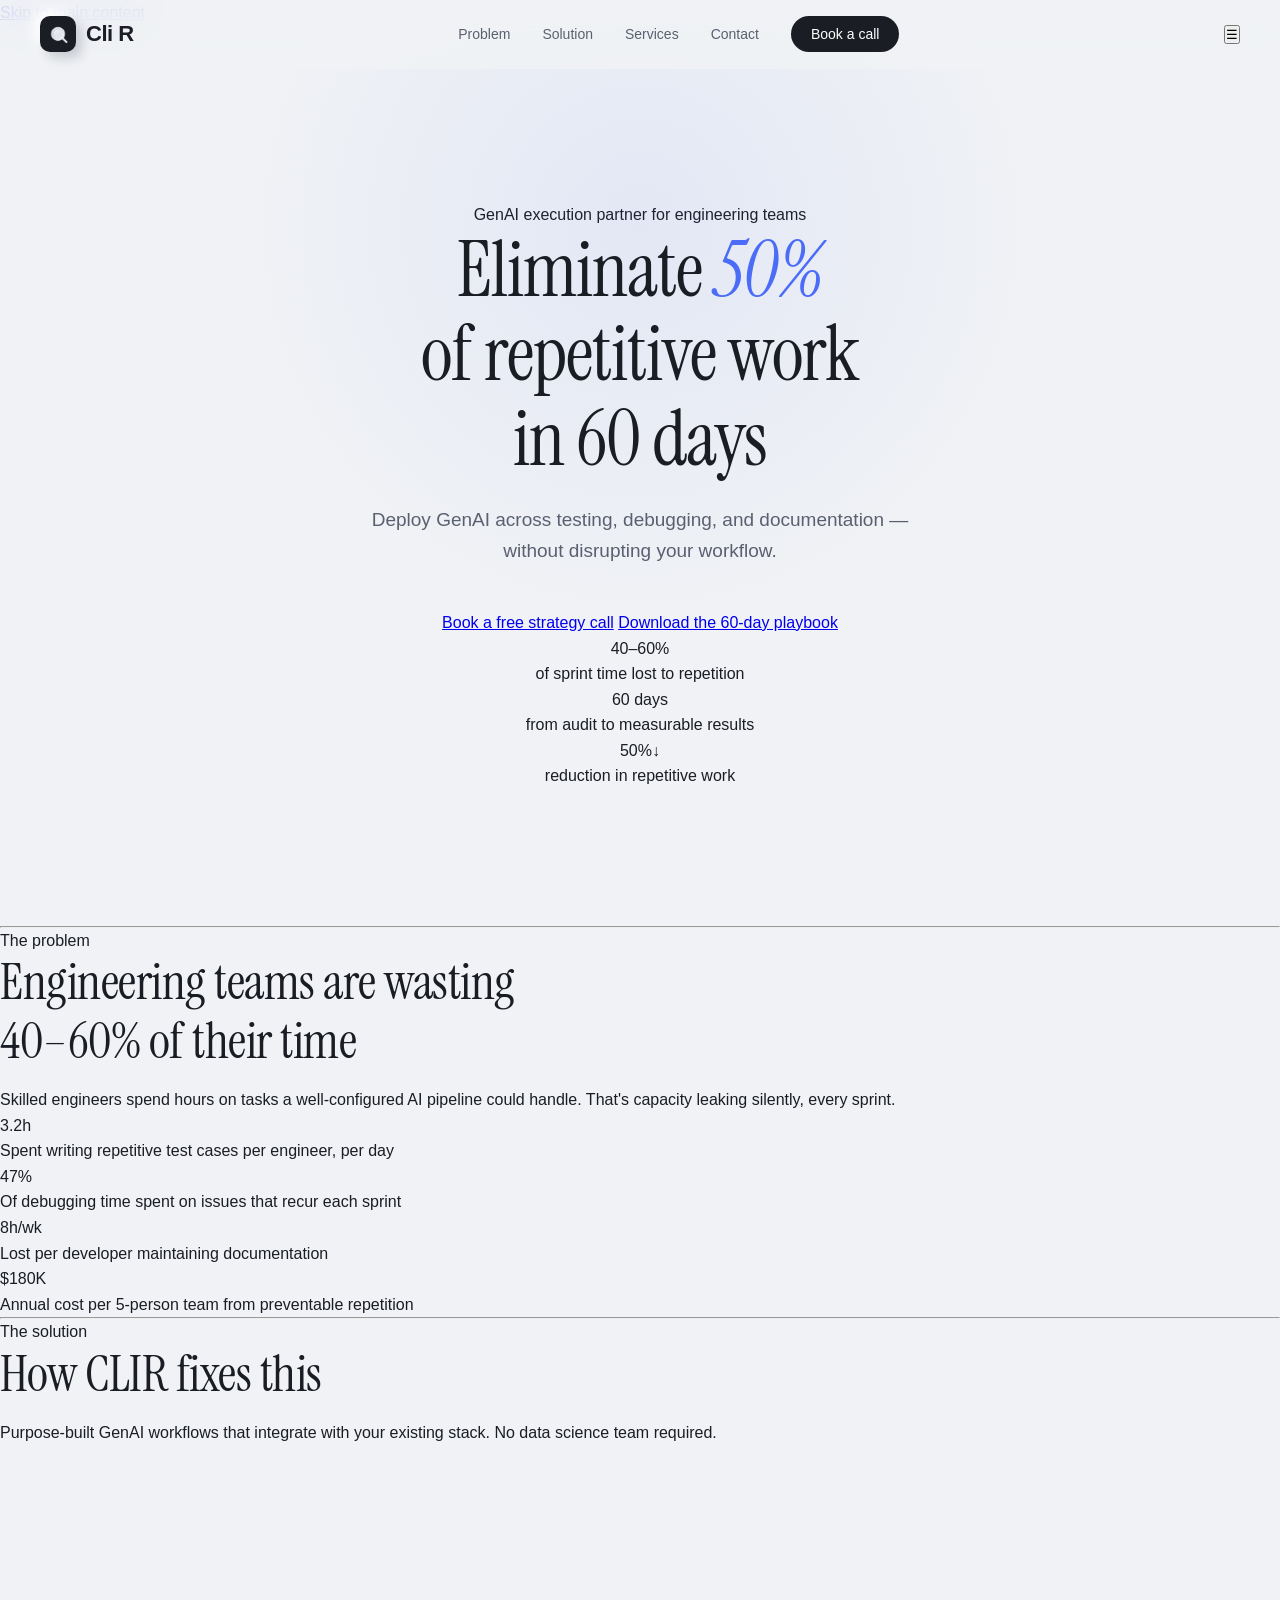
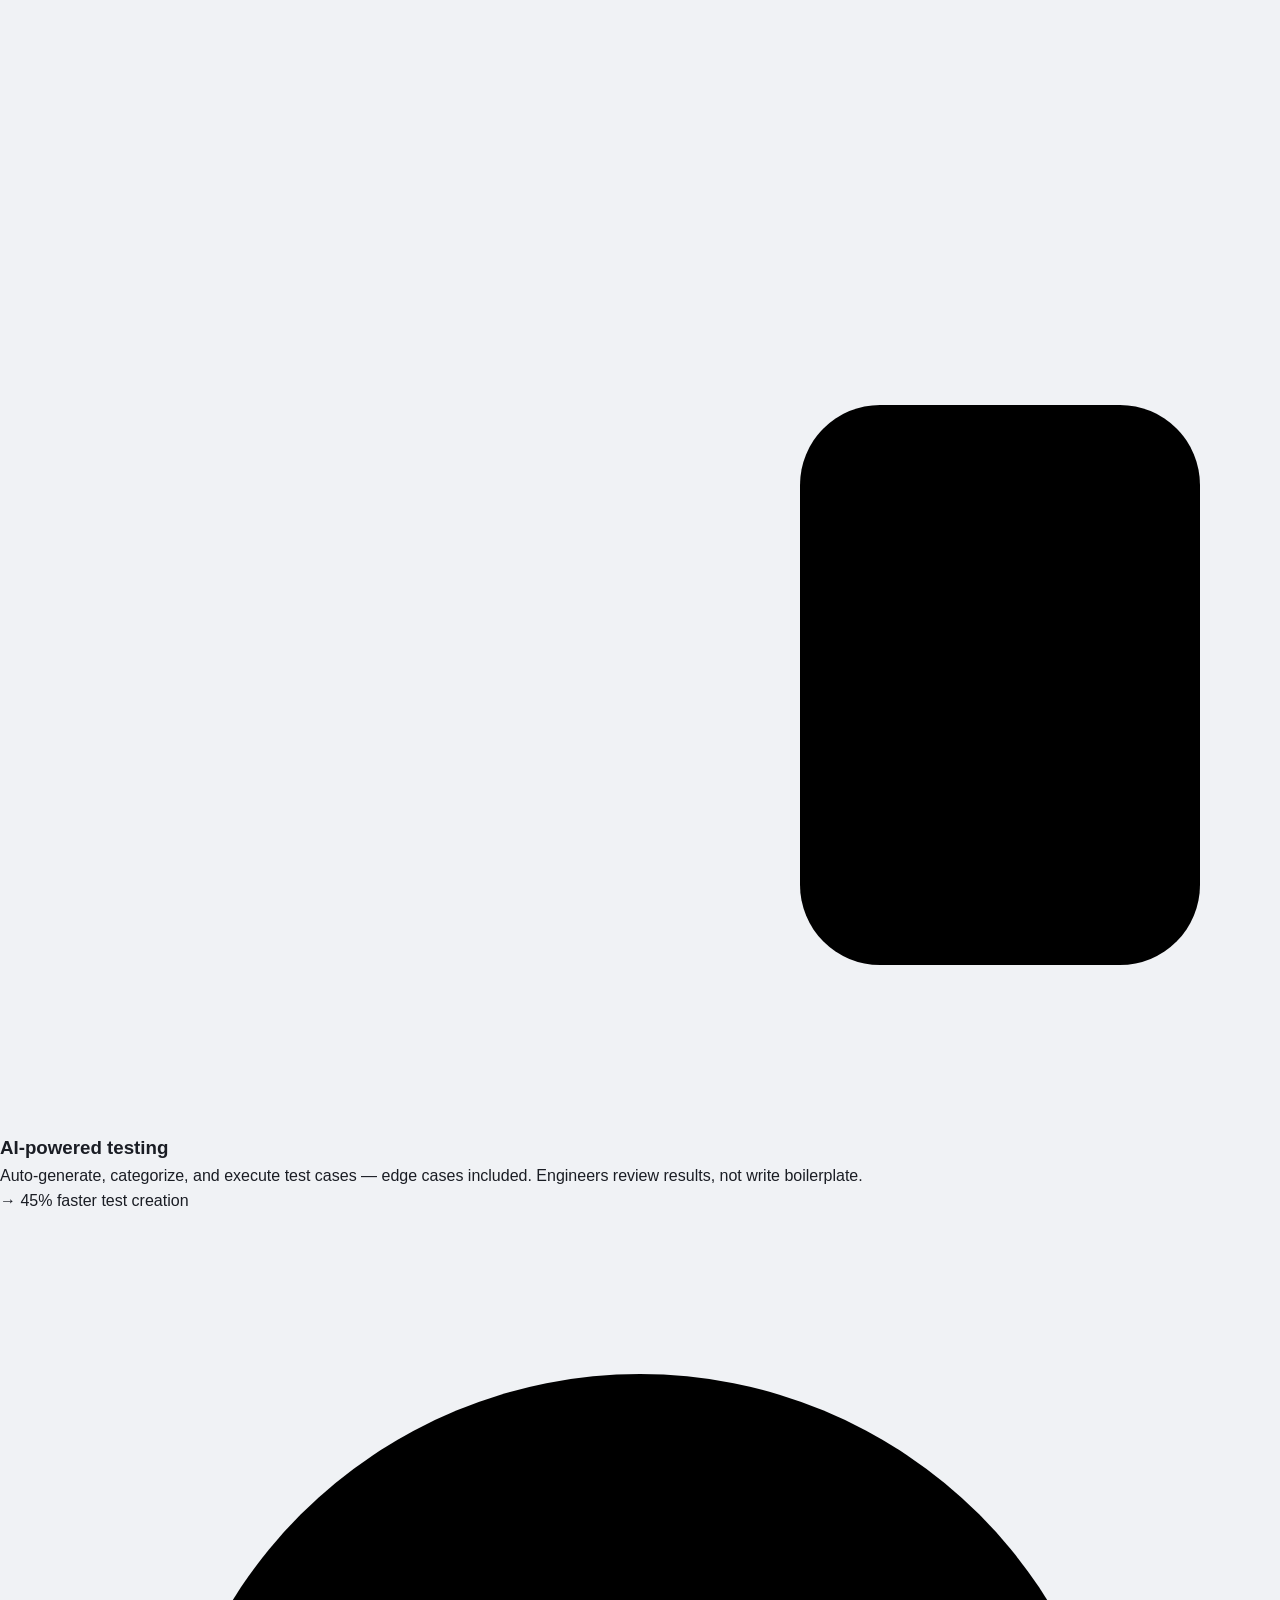
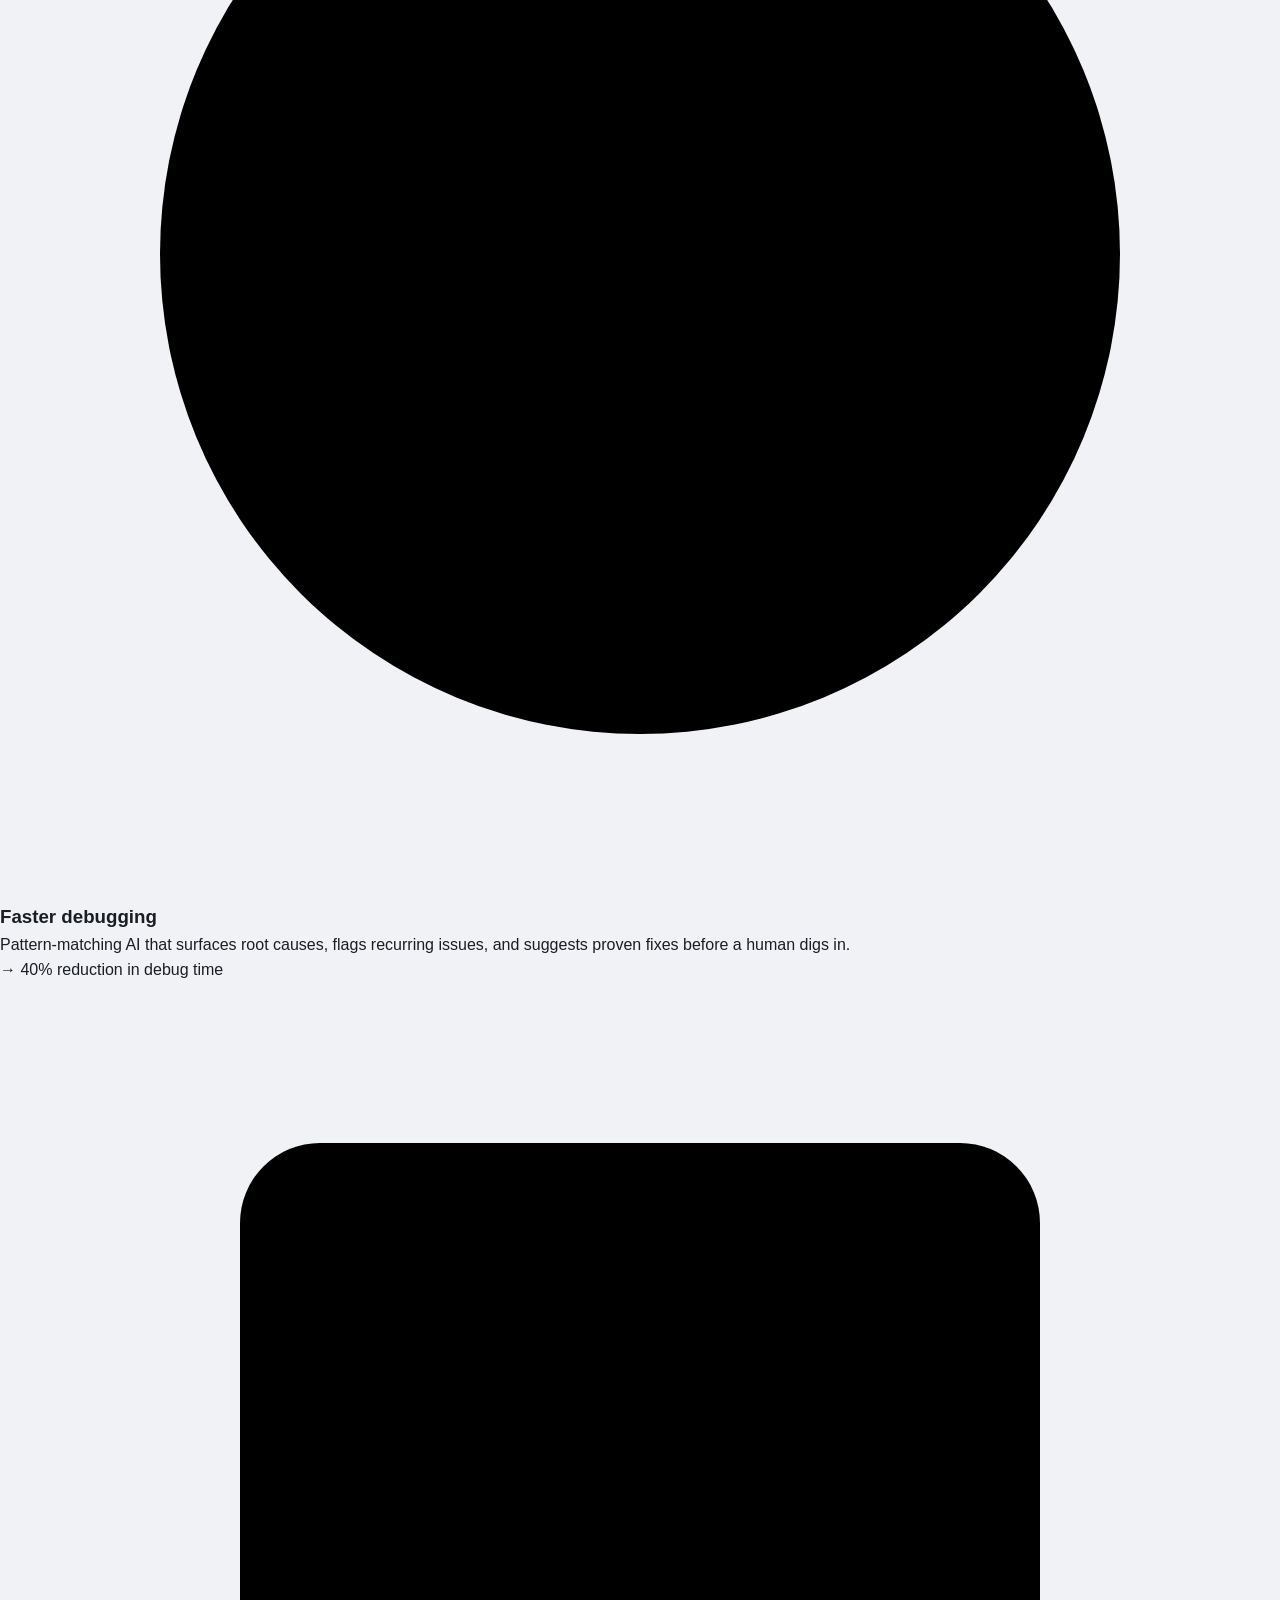
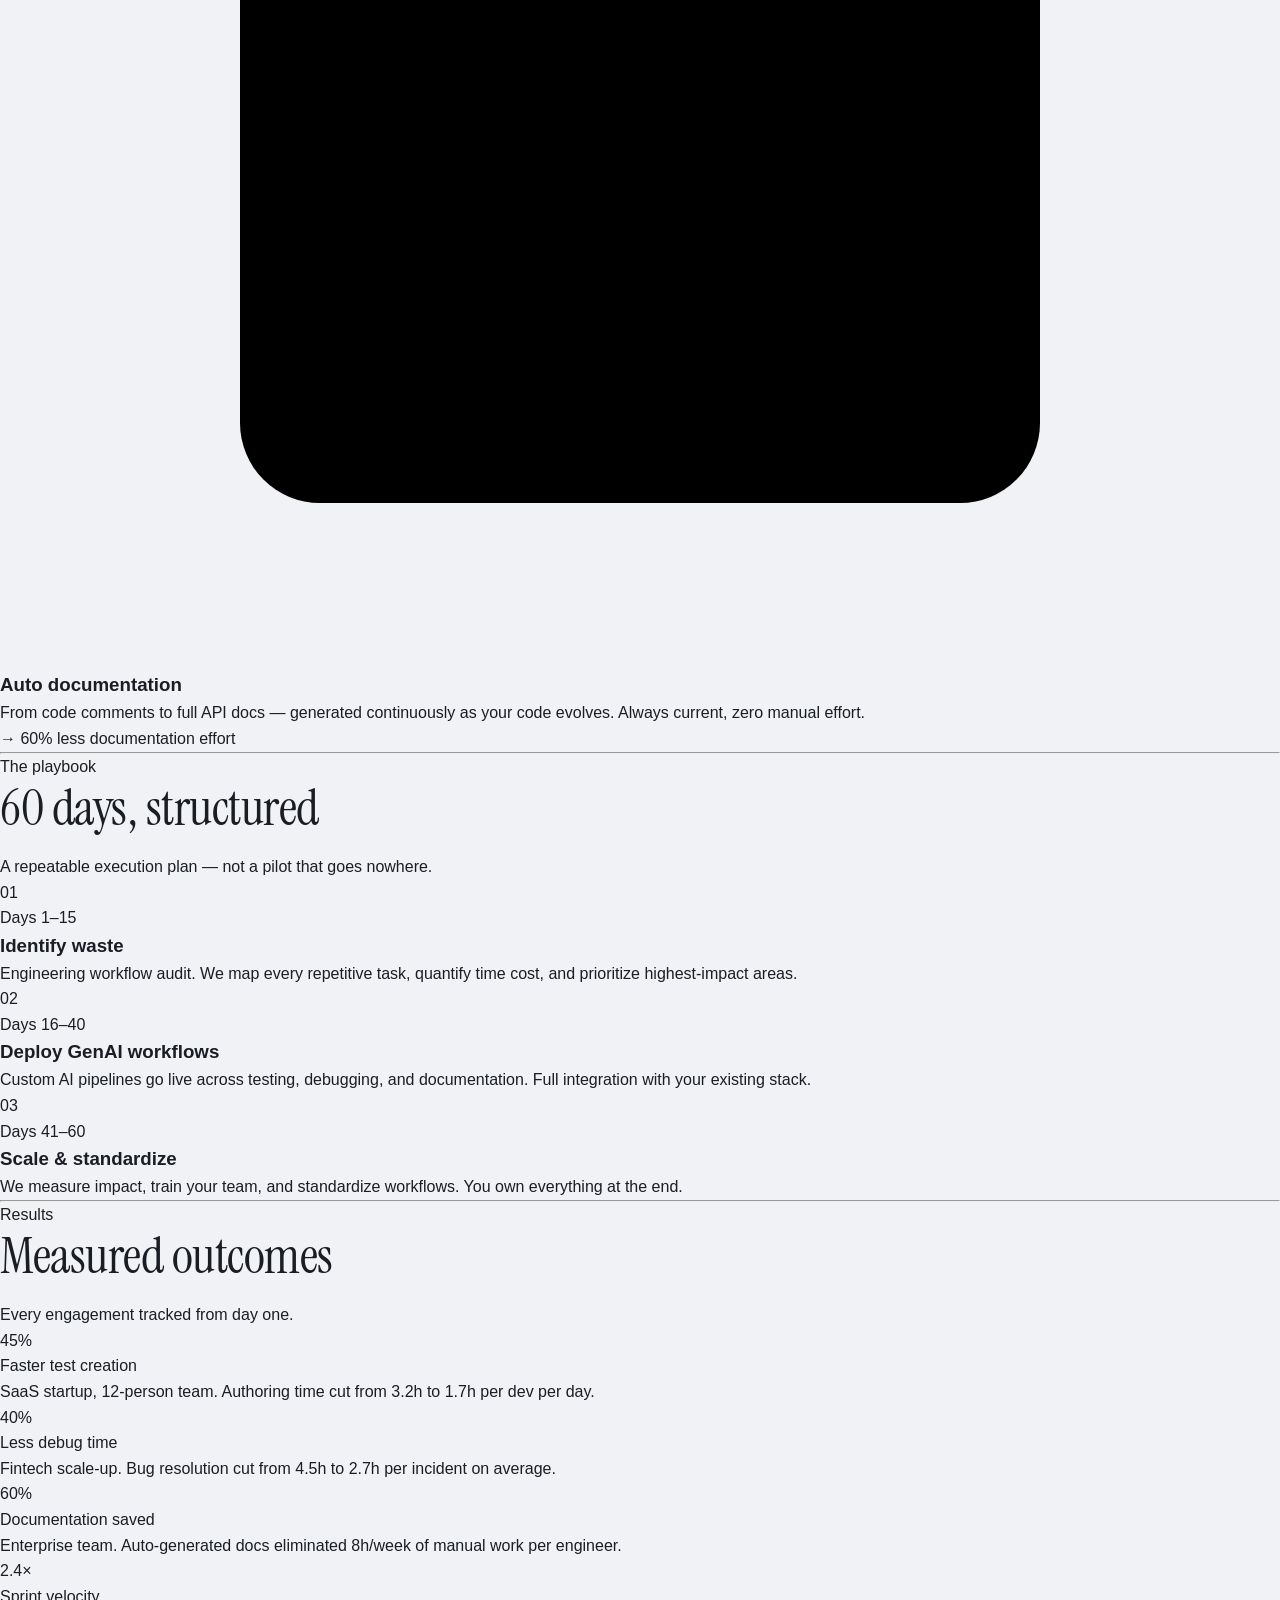
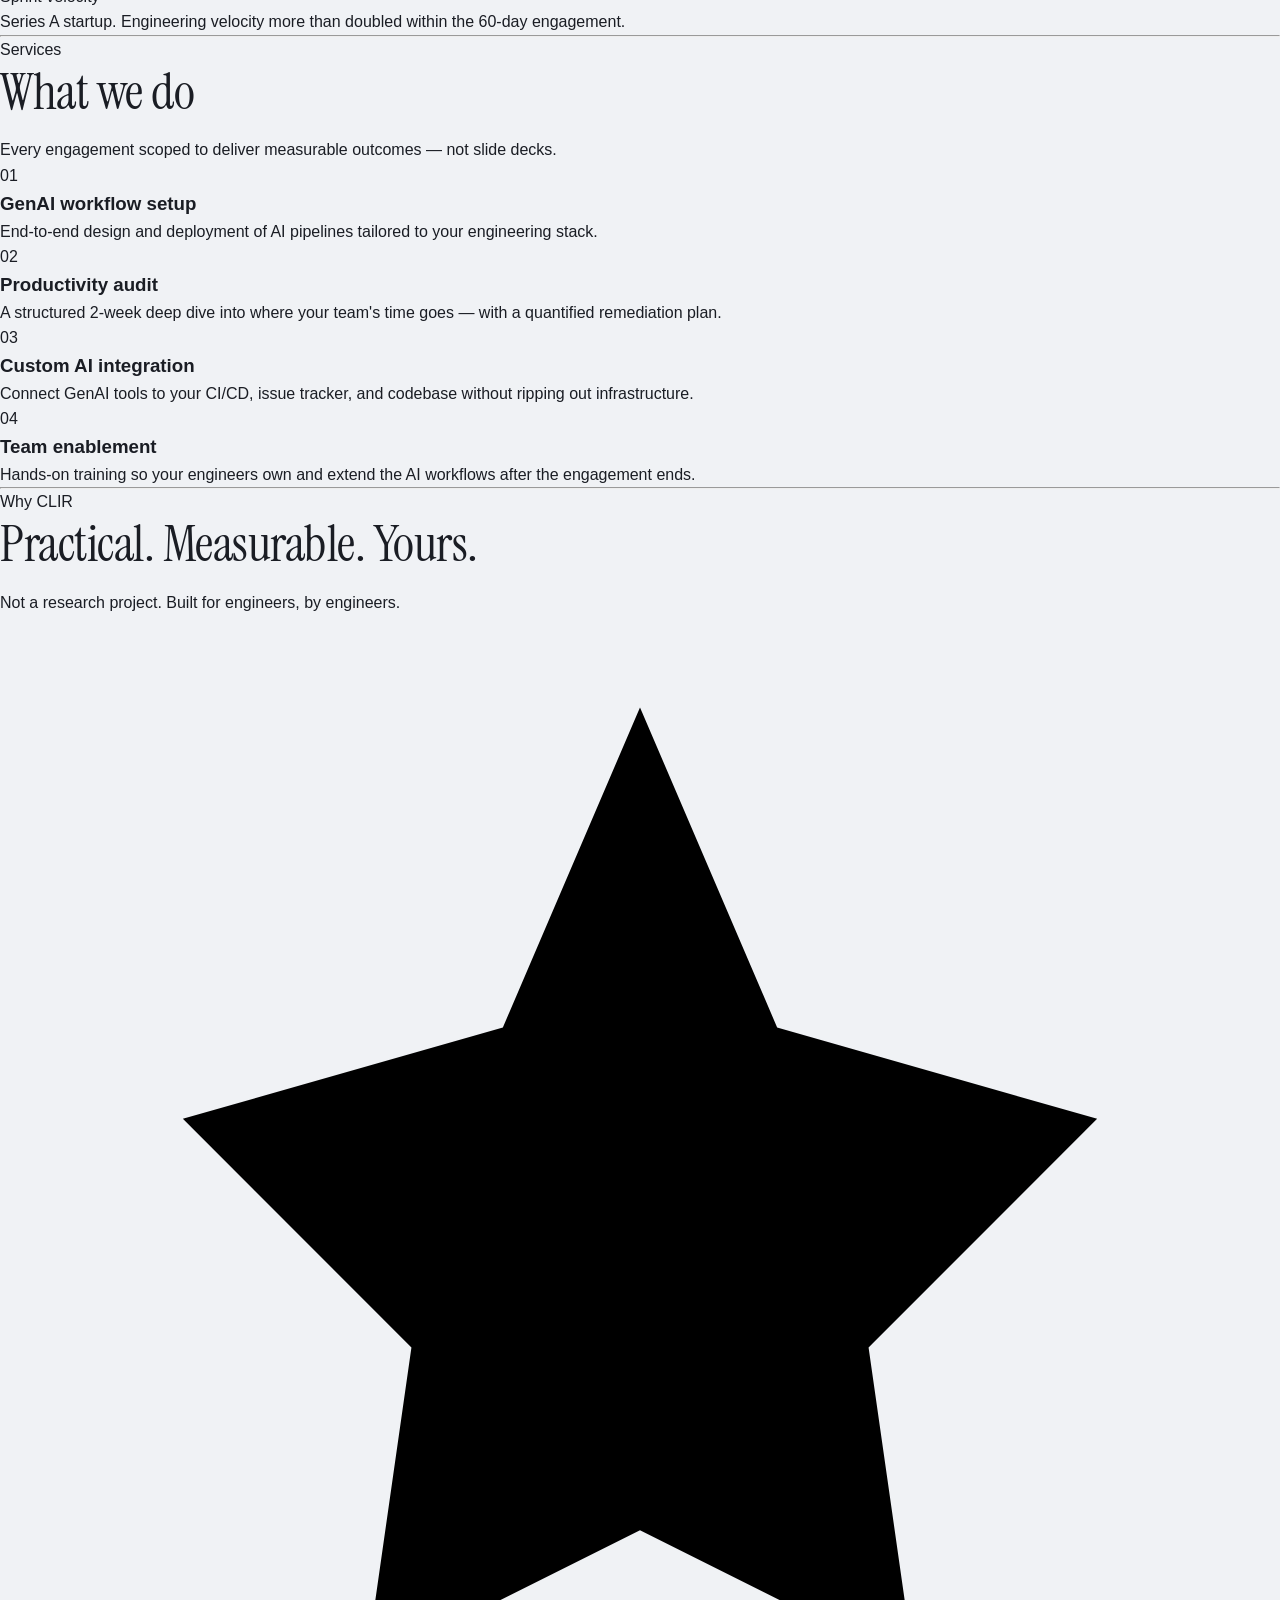
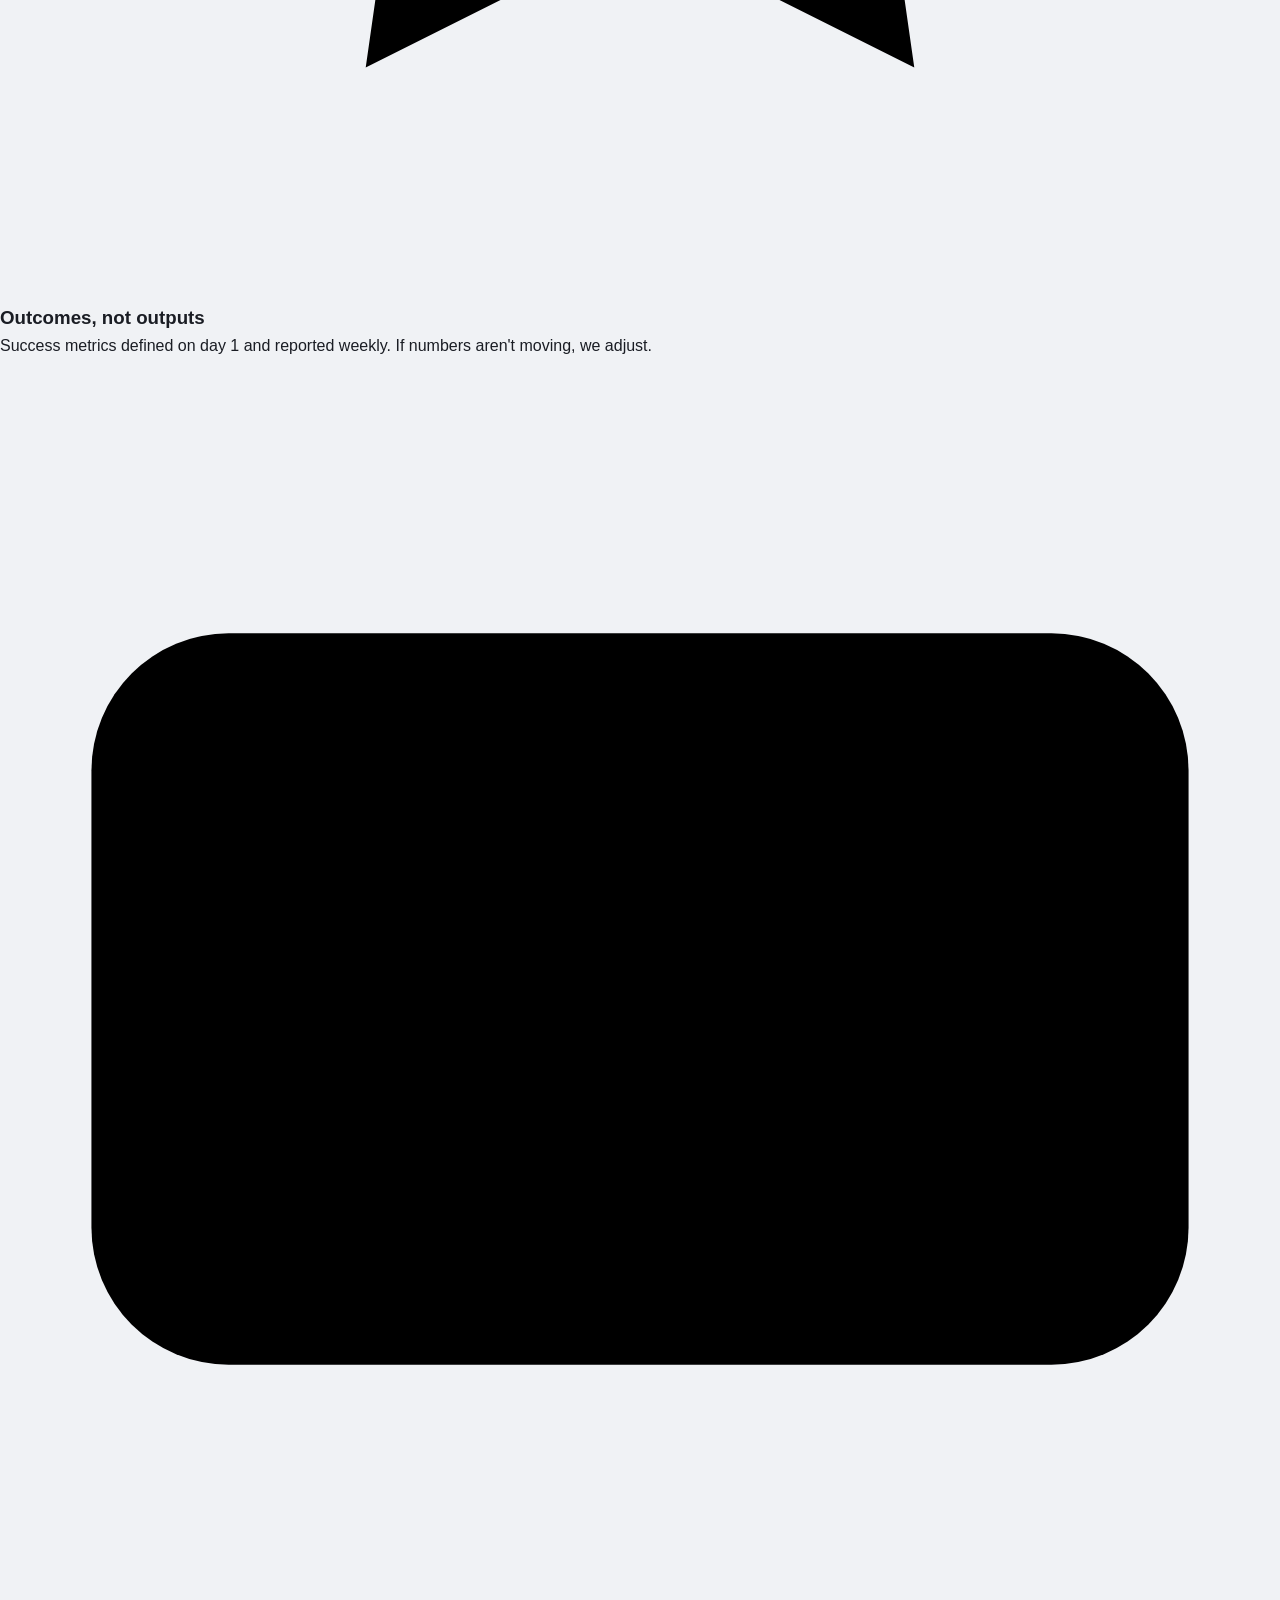
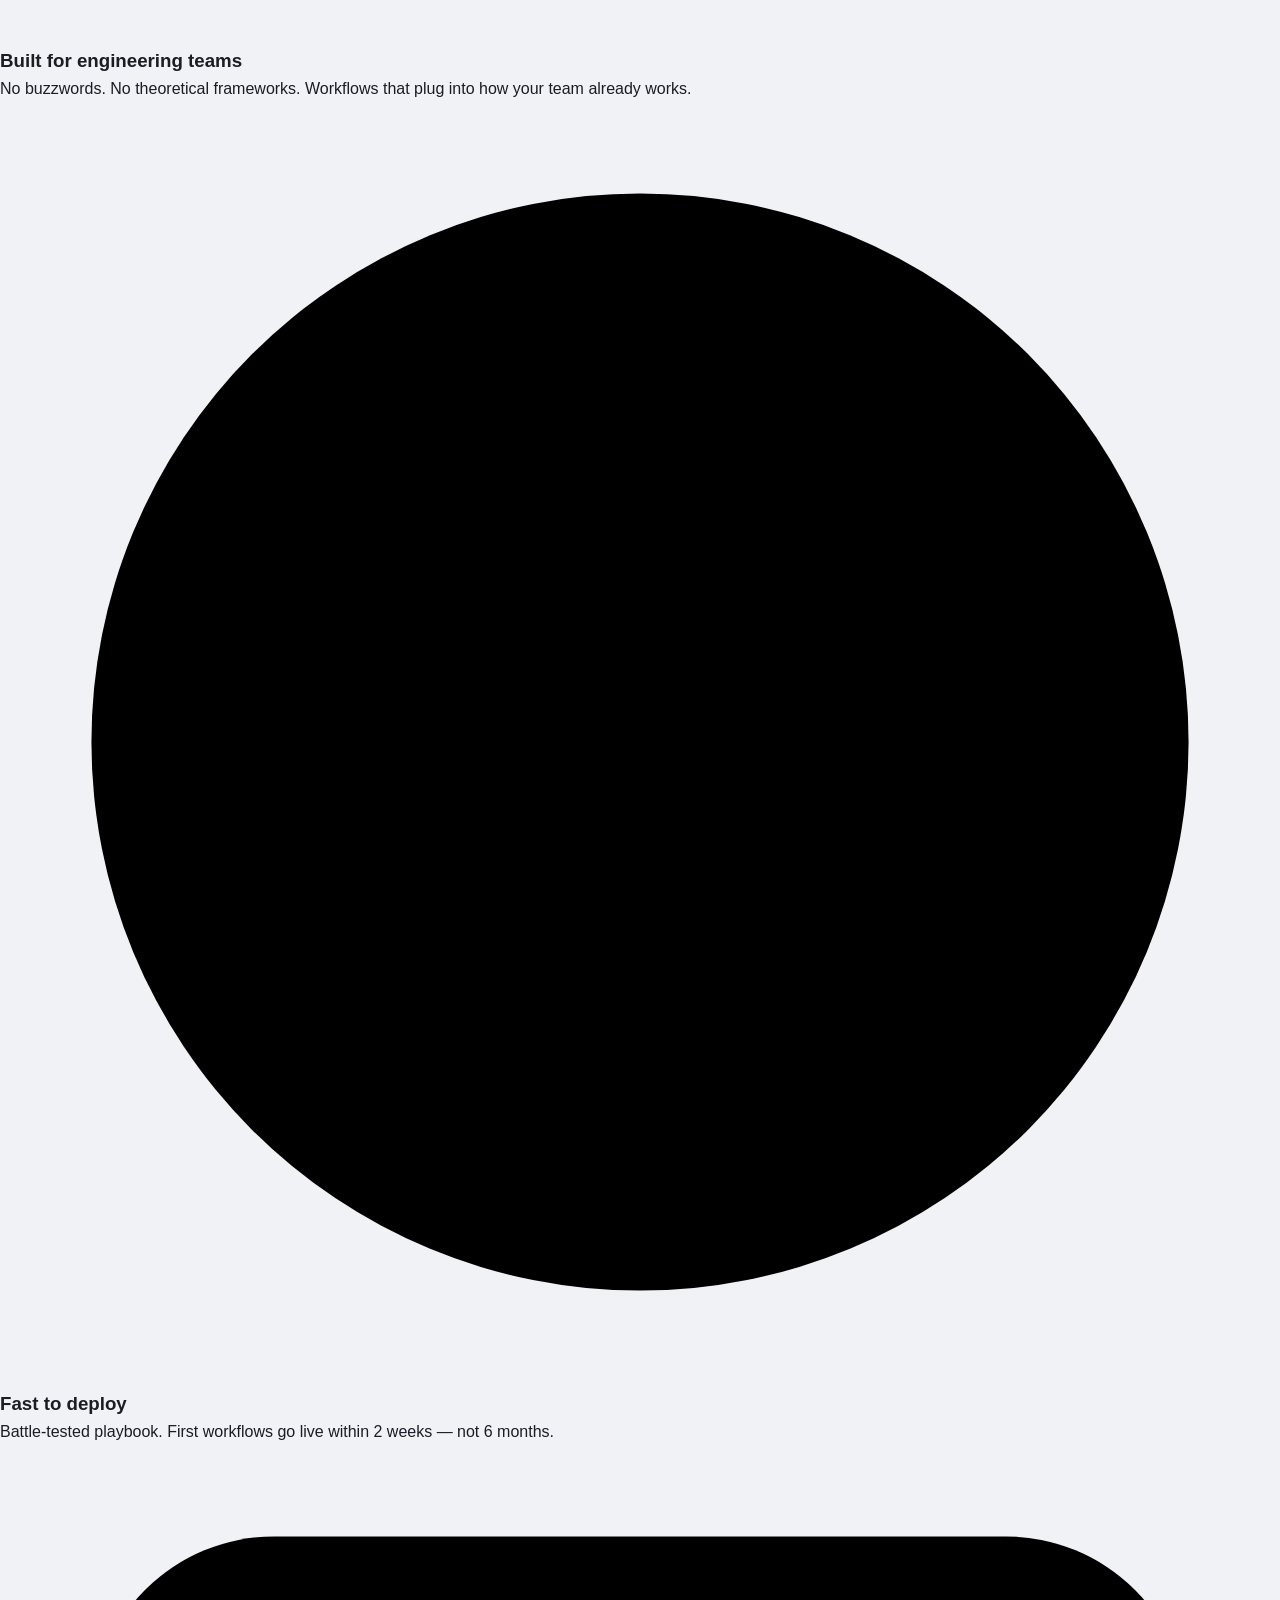
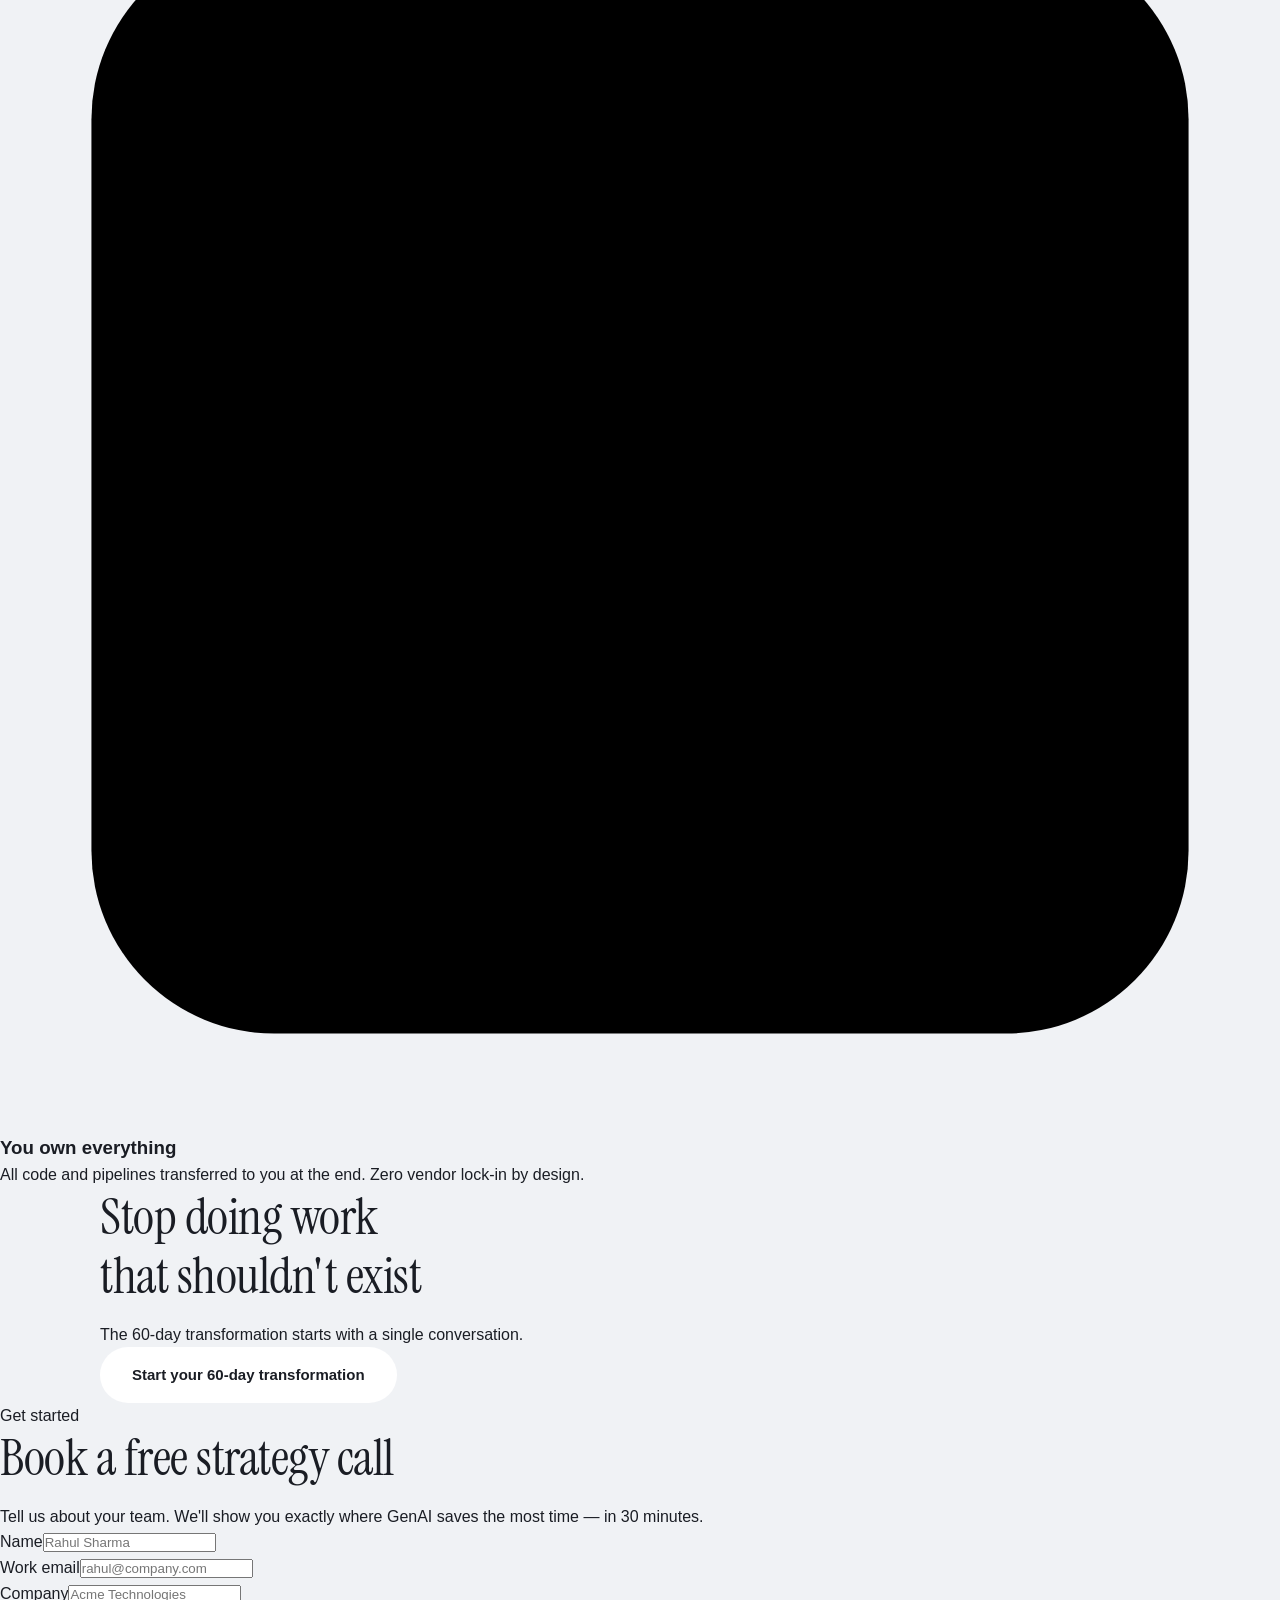
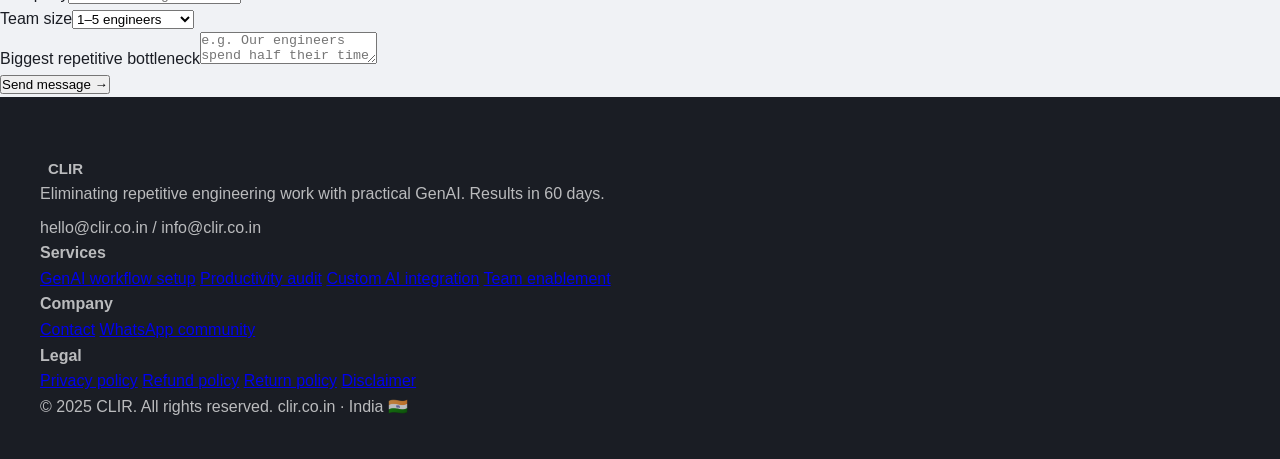
<file: index3.html>
<!DOCTYPE html>
<html lang="en">
<head>
<!-- ══ ESSENTIAL ══ -->
<meta charset="UTF-8"/>
<meta name="viewport" content="width=device-width, initial-scale=1.0"/>
<meta http-equiv="X-UA-Compatible" content="IE=edge"/>

<!-- ══ PRIMARY SEO ══ -->
<title>CLIR — Eliminate 50% of Repetitive Engineering Work in 60 Days | GenAI Consulting India</title>
<meta name="description" content="CLIR is a GenAI consulting firm that eliminates 50% of repetitive engineering work in 60 days. AI-powered testing, debugging, and documentation for CTOs and engineering teams. Based in India."/>
<meta name="keywords" content="GenAI consulting, AI for engineering teams, eliminate repetitive work, AI testing automation, AI debugging, auto documentation, GenAI workflow, engineering productivity, India AI consulting, CLIR"/>
<meta name="author" content="CLIR"/>
<meta name="robots" content="index, follow, max-snippet:-1, max-image-preview:large, max-video-preview:-1"/>
<meta name="googlebot" content="index, follow"/>
<link rel="canonical" href="https://clir.co.in/"/>

<!-- ══ OPEN GRAPH (Facebook, LinkedIn, WhatsApp) ══ -->
<meta property="og:type" content="website"/>
<meta property="og:site_name" content="CLIR"/>
<meta property="og:title" content="CLIR — Eliminate 50% of Repetitive Engineering Work in 60 Days"/>
<meta property="og:description" content="Deploy GenAI across testing, debugging, and documentation without disrupting your workflow. Practical AI execution for engineering teams."/>
<meta property="og:url" content="https://clir.co.in/"/>
<meta property="og:image" content="https://clir.co.in/og-image.png"/>
<meta property="og:image:width" content="1200"/>
<meta property="og:image:height" content="630"/>
<meta property="og:image:alt" content="CLIR — GenAI Consulting for Engineering Teams"/>
<meta property="og:locale" content="en_IN"/>

<!-- ══ TWITTER / X CARD ══ -->
<meta name="twitter:card" content="summary_large_image"/>
<meta name="twitter:site" content="@clir_co"/>
<meta name="twitter:creator" content="@clir_co"/>
<meta name="twitter:title" content="CLIR — Eliminate 50% of Repetitive Engineering Work in 60 Days"/>
<meta name="twitter:description" content="Deploy GenAI across testing, debugging, and documentation without disrupting your workflow. Practical AI execution for engineering teams."/>
<meta name="twitter:image" content="https://clir.co.in/og-image.png"/>
<meta name="twitter:image:alt" content="CLIR — GenAI Consulting for Engineering Teams"/>

<!-- ══ GEO / LOCAL ══ -->
<meta name="geo.region" content="IN"/>
<meta name="geo.placename" content="India"/>
<meta name="language" content="English"/>
<meta name="revisit-after" content="7 days"/>

<!-- ══ PERFORMANCE ══ -->
<link rel="preconnect" href="https://fonts.googleapis.com"/>
<link rel="preconnect" href="https://fonts.gstatic.com" crossorigin/>
<link rel="dns-prefetch" href="https://fonts.googleapis.com"/>
<link href="https://fonts.googleapis.com/css2?family=Geist:wght@300;400;500;600&family=Instrument+Serif:ital@0;1&display=swap" rel="stylesheet" media="print" onload="this.media='all'"/>
<noscript><link href="https://fonts.googleapis.com/css2?family=Geist:wght@300;400;500;600&family=Instrument+Serif:ital@0;1&display=swap" rel="stylesheet"/></noscript>

<!-- ══ FAVICON (inline SVG as data URI — no extra files needed) ══ -->
<link rel="icon" href="data:image/svg+xml,<svg xmlns='http://www.w3.org/2000/svg' viewBox='0 0 32 32'><rect width='32' height='32' rx='7' fill='%230a0a0a'/><circle cx='14' cy='14' r='6' fill='none' stroke='white' stroke-width='2.5'/><line x1='19' y1='19' x2='27' y2='27' stroke='white' stroke-width='2.5' stroke-linecap='round'/></svg>" type="image/svg+xml"/>
<link rel="apple-touch-icon" href="data:image/svg+xml,<svg xmlns='http://www.w3.org/2000/svg' viewBox='0 0 180 180'><rect width='180' height='180' rx='40' fill='%230a0a0a'/><circle cx='78' cy='78' r='35' fill='none' stroke='white' stroke-width='14'/><line x1='105' y1='105' x2='152' y2='152' stroke='white' stroke-width='14' stroke-linecap='round'/></svg>"/>
<link rel="stylesheet" href="style.css">
<link rel="shortcut icon" href="favicon.ico" type="image/x-icon">
<meta name="theme-color" content="#0a0a0a"/>
<meta name="msapplication-TileColor" content="#0a0a0a"/>

<!-- ══ STRUCTURED DATA — Organisation ══ -->
<script type="application/ld+json">
{
  "@context": "https://schema.org",
  "@type": "Organization",
  "name": "CLIR",
  "url": "https://clir.co.in",
  "logo": "https://clir.co.in/og-image.png",
  "description": "CLIR is a GenAI consulting firm that eliminates 50% of repetitive engineering work in 60 days through AI-powered testing, debugging, and documentation.",
  "email": "hello@clir.co.in",
  "foundingDate": "2025",
  "areaServed": "IN",
  "serviceType": ["GenAI Consulting", "Engineering Productivity", "AI Workflow Automation"],
  "sameAs": ["https://chat.whatsapp.com/DyvgLg0POt0IJq3FQDiW2B"]
}
</script>

<!-- ══ STRUCTURED DATA — WebSite (enables Google Sitelinks search box) ══ -->
<script type="application/ld+json">
{
  "@context": "https://schema.org",
  "@type": "WebSite",
  "name": "CLIR",
  "url": "https://clir.co.in",
  "description": "GenAI consulting for engineering teams. Eliminate 50% of repetitive work in 60 days.",
  "publisher": { "@type": "Organization", "name": "CLIR" }
}
</script>

<!-- ══ STRUCTURED DATA — Service ══ -->
<script type="application/ld+json">
{
  "@context": "https://schema.org",
  "@type": "Service",
  "serviceType": "GenAI Consulting",
  "provider": { "@type": "Organization", "name": "CLIR", "url": "https://clir.co.in" },
  "name": "60-Day GenAI Transformation Program",
  "description": "Deploy GenAI across testing, debugging, and documentation to eliminate 50% of repetitive engineering work in 60 days.",
  "areaServed": { "@type": "Country", "name": "India" },
  "hasOfferCatalog": {
    "@type": "OfferCatalog",
    "name": "CLIR Services",
    "itemListElement": [
      { "@type": "Offer", "itemOffered": { "@type": "Service", "name": "GenAI Workflow Setup" } },
      { "@type": "Offer", "itemOffered": { "@type": "Service", "name": "Engineering Productivity Audit" } },
      { "@type": "Offer", "itemOffered": { "@type": "Service", "name": "Custom AI Integration" } },
      { "@type": "Offer", "itemOffered": { "@type": "Service", "name": "Team Enablement" } }
    ]
  }
}
</script>

<!-- ══ STRUCTURED DATA — FAQ (rich results in Google) ══ -->
<script type="application/ld+json">
{
  "@context": "https://schema.org",
  "@type": "FAQPage",
  "mainEntity": [
    {
      "@type": "Question",
      "name": "How quickly can CLIR deploy GenAI for my engineering team?",
      "acceptedAnswer": { "@type": "Answer", "text": "CLIR's first workflows go live within 2 weeks of kickoff. The full 60-day engagement delivers measurable results across testing, debugging, and documentation." }
    },
    {
      "@type": "Question",
      "name": "Do we need a data science team to work with CLIR?",
      "acceptedAnswer": { "@type": "Answer", "text": "No. CLIR handles all AI setup and integration. Your engineers work with the outputs — not the models. Zero data science background required." }
    },
    {
      "@type": "Question",
      "name": "What results can engineering teams expect from CLIR?",
      "acceptedAnswer": { "@type": "Answer", "text": "Clients typically see 45% faster test creation, 40% reduction in debugging time, and 60% less documentation effort within the 60-day engagement." }
    },
    {
      "@type": "Question",
      "name": "Who owns the AI workflows after the engagement ends?",
      "acceptedAnswer": { "@type": "Answer", "text": "You own everything. All code, pipelines, and documentation are transferred to your team at the end of the engagement. Zero vendor lock-in." }
    }
  ]
}
</script>

</head>
<body>

<a class="skip-link" href="#main-content">Skip to main content</a>
<nav id="mainNav" role="navigation" aria-label="Main navigation">
  <a class="nav-logo" href="#" onclick="showPage('home')" aria-label="CLIR — Home">
    <div class="logo-icon"><img width="24px" src="./assets/images/clir-logo.png" alt="" srcset=""></div>
    Cli R
  </a>
  <ul class="nav-links" role="list">
    <li><a href="#" onclick="go('#problem')">Problem</a></li>
    <li><a href="#" onclick="go('#solution')">Solution</a></li>
    <li><a href="#" onclick="go('#services')">Services</a></li>
    <li><a href="#" onclick="showPage('contact')">Contact</a></li>
    <li><a href="#" class="nav-cta" onclick="go('#cform')">Book a call</a></li>
  </ul>
  <button class="mobile-btn" onclick="toggleNav()" aria-label="Open navigation menu" aria-expanded="false">☰</button>
</nav>

<!-- HOME -->
<div id="page-home" class="page active">
<main id="main-content" role="main">

<section class="hero" aria-labelledby="hero-heading">
  <div class="hero-kicker r"><span class="kicker-dot"></span>GenAI execution partner for engineering teams</div>
  <h1 id="hero-heading" class="r">Eliminate <em>50%</em><br>of repetitive work<br>in 60 days</h1>
  <p class="hero-sub r">Deploy GenAI across testing, debugging, and documentation — without disrupting your workflow.</p>
  <div class="cta-row r">
    <a href="#" class="btn-dark" onclick="go('#cform')">Book a free strategy call</a>
    <a href="#" class="btn-ghost">Download the 60-day playbook</a>
  </div>
  <div class="hero-metrics r">
    <div class="hm"><div class="hm-num">40–60%</div><div class="hm-lbl">of sprint time lost to repetition</div></div>
    <div class="hm"><div class="hm-num">60 days</div><div class="hm-lbl">from audit to measurable results</div></div>
    <div class="hm"><div class="hm-num">50%↓</div><div class="hm-lbl">reduction in repetitive work</div></div>
  </div>
</section>

<hr class="divider">

<div id="problem" class="wrap">
  <div class="slabel r">The problem</div>
  <h2 class="r">Engineering teams are wasting<br>40–60% of their time</h2>
  <p class="ssub r">Skilled engineers spend hours on tasks a well-configured AI pipeline could handle. That's capacity leaking silently, every sprint.</p>
  <div class="pgrid4 r">
    <div class="pcell"><div class="pnum">3.2h</div><div class="plbl">Spent writing repetitive test cases per engineer, per day</div></div>
    <div class="pcell"><div class="pnum">47%</div><div class="plbl">Of debugging time spent on issues that recur each sprint</div></div>
    <div class="pcell"><div class="pnum">8h/wk</div><div class="plbl">Lost per developer maintaining documentation</div></div>
    <div class="pcell"><div class="pnum">$180K</div><div class="plbl">Annual cost per 5-person team from preventable repetition</div></div>
  </div>
</div>

<hr class="divider">

<div id="solution" class="wrap">
  <div class="slabel r">The solution</div>
  <h2 class="r">How CLIR fixes this</h2>
  <p class="ssub r">Purpose-built GenAI workflows that integrate with your existing stack. No data science team required.</p>
  <div class="sgrid">
    <div class="scard r">
      <div class="sicon"><svg viewBox="0 0 16 16"><path d="M2 4h12M2 8h8M2 12h5"/><rect x="10" y="7" width="5" height="7" rx="1"/></svg></div>
      <h3>AI-powered testing</h3>
      <p>Auto-generate, categorize, and execute test cases — edge cases included. Engineers review results, not write boilerplate.</p>
      <div class="sstat">→ 45% faster test creation</div>
    </div>
    <div class="scard r">
      <div class="sicon"><svg viewBox="0 0 16 16"><circle cx="8" cy="8" r="6"/><path d="M8 5v3l2 2"/></svg></div>
      <h3>Faster debugging</h3>
      <p>Pattern-matching AI that surfaces root causes, flags recurring issues, and suggests proven fixes before a human digs in.</p>
      <div class="sstat">→ 40% reduction in debug time</div>
    </div>
    <div class="scard r">
      <div class="sicon"><svg viewBox="0 0 16 16"><path d="M4 2h8a1 1 0 0 1 1 1v10a1 1 0 0 1-1 1H4a1 1 0 0 1-1-1V3a1 1 0 0 1 1-1z"/><path d="M5 6h6M5 9h4"/></svg></div>
      <h3>Auto documentation</h3>
      <p>From code comments to full API docs — generated continuously as your code evolves. Always current, zero manual effort.</p>
      <div class="sstat">→ 60% less documentation effort</div>
    </div>
  </div>
</div>

<hr class="divider">

<div class="wrap">
  <div class="slabel r">The playbook</div>
  <h2 class="r">60 days, structured</h2>
  <p class="ssub r">A repeatable execution plan — not a pilot that goes nowhere.</p>
  <div class="tgrid">
    <div class="tcard r"><div class="tnum">01</div><div class="trange">Days 1–15</div><h3>Identify waste</h3><p>Engineering workflow audit. We map every repetitive task, quantify time cost, and prioritize highest-impact areas.</p></div>
    <div class="tcard r"><div class="tnum">02</div><div class="trange">Days 16–40</div><h3>Deploy GenAI workflows</h3><p>Custom AI pipelines go live across testing, debugging, and documentation. Full integration with your existing stack.</p></div>
    <div class="tcard r"><div class="tnum">03</div><div class="trange">Days 41–60</div><h3>Scale & standardize</h3><p>We measure impact, train your team, and standardize workflows. You own everything at the end.</p></div>
  </div>
</div>

<hr class="divider">

<div class="wrap">
  <div class="slabel r">Results</div>
  <h2 class="r">Measured outcomes</h2>
  <p class="ssub r">Every engagement tracked from day one.</p>
  <div class="cgrid r">
    <div class="ccell"><div class="cnum">45%</div><div class="ctitle">Faster test creation</div><div class="cdesc">SaaS startup, 12-person team. Authoring time cut from 3.2h to 1.7h per dev per day.</div></div>
    <div class="ccell"><div class="cnum">40%</div><div class="ctitle">Less debug time</div><div class="cdesc">Fintech scale-up. Bug resolution cut from 4.5h to 2.7h per incident on average.</div></div>
    <div class="ccell"><div class="cnum">60%</div><div class="ctitle">Documentation saved</div><div class="cdesc">Enterprise team. Auto-generated docs eliminated 8h/week of manual work per engineer.</div></div>
    <div class="ccell"><div class="cnum">2.4×</div><div class="ctitle">Sprint velocity</div><div class="cdesc">Series A startup. Engineering velocity more than doubled within the 60-day engagement.</div></div>
  </div>
</div>

<hr class="divider">

<div id="services" class="wrap">
  <div class="slabel r">Services</div>
  <h2 class="r">What we do</h2>
  <p class="ssub r">Every engagement scoped to deliver measurable outcomes — not slide decks.</p>
  <div class="srvgrid">
    <div class="srvcard r"><div class="srvn">01</div><h3>GenAI workflow setup</h3><p>End-to-end design and deployment of AI pipelines tailored to your engineering stack.</p></div>
    <div class="srvcard r"><div class="srvn">02</div><h3>Productivity audit</h3><p>A structured 2-week deep dive into where your team's time goes — with a quantified remediation plan.</p></div>
    <div class="srvcard r"><div class="srvn">03</div><h3>Custom AI integration</h3><p>Connect GenAI tools to your CI/CD, issue tracker, and codebase without ripping out infrastructure.</p></div>
    <div class="srvcard r"><div class="srvn">04</div><h3>Team enablement</h3><p>Hands-on training so your engineers own and extend the AI workflows after the engagement ends.</p></div>
  </div>
</div>

<hr class="divider">

<div class="wrap">
  <div class="slabel r">Why CLIR</div>
  <h2 class="r">Practical. Measurable. Yours.</h2>
  <p class="ssub r">Not a research project. Built for engineers, by engineers.</p>
  <div class="wgrid">
    <div class="wcard r"><div class="wicon"><svg viewBox="0 0 14 14"><path d="M7 1l1.5 3.5L12 5.5l-2.5 2.5.5 3.5L7 10l-3 1.5.5-3.5L2 5.5l3.5-1z"/></svg></div><div><h3>Outcomes, not outputs</h3><p>Success metrics defined on day 1 and reported weekly. If numbers aren't moving, we adjust.</p></div></div>
    <div class="wcard r"><div class="wicon"><svg viewBox="0 0 14 14"><rect x="1" y="3" width="12" height="8" rx="1.5"/><path d="M4 3V2M10 3V2"/></svg></div><div><h3>Built for engineering teams</h3><p>No buzzwords. No theoretical frameworks. Workflows that plug into how your team already works.</p></div></div>
    <div class="wcard r"><div class="wicon"><svg viewBox="0 0 14 14"><circle cx="7" cy="7" r="6"/><path d="M7 4v3l2 1.5"/></svg></div><div><h3>Fast to deploy</h3><p>Battle-tested playbook. First workflows go live within 2 weeks — not 6 months.</p></div></div>
    <div class="wcard r"><div class="wicon"><svg viewBox="0 0 14 14"><path d="M5 7l2 2 4-4"/><rect x="1" y="1" width="12" height="12" rx="2"/></svg></div><div><h3>You own everything</h3><p>All code and pipelines transferred to you at the end. Zero vendor lock-in by design.</p></div></div>
  </div>
</div>

<div style="max-width:1080px;margin:0 auto">
  <div class="ctablock r">
    <h2>Stop doing work<br>that shouldn't exist</h2>
    <p>The 60-day transformation starts with a single conversation.</p>
    <a href="#" class="btn-white" onclick="go('#cform')">Start your 60-day transformation</a>
  </div>
</div>

<div id="cform" class="wrap-sm">
  <div class="slabel r">Get started</div>
  <h2 class="r">Book a free strategy call</h2>
  <p class="ssub r">Tell us about your team. We'll show you exactly where GenAI saves the most time — in 30 minutes.</p>
  <div class="fwrap r">
    <div class="frow" id="theForm">
      <div class="fg"><label>Name</label><input type="text" placeholder="Rahul Sharma" id="fn"/></div>
      <div class="fg"><label>Work email</label><input type="email" placeholder="rahul@company.com" id="fe"/></div>
      <div class="fg"><label>Company</label><input type="text" placeholder="Acme Technologies"/></div>
      <div class="fg"><label>Team size</label><select><option>1–5 engineers</option><option>6–15 engineers</option><option>16–50 engineers</option><option>50+ engineers</option></select></div>
      <div class="fg ffull"><label>Biggest repetitive bottleneck</label><textarea placeholder="e.g. Our engineers spend half their time writing test cases..."></textarea></div>
      <div class="ffull"><button class="fsub" onclick="submitForm()">Send message →</button></div>
    </div>
    <p id="formok" style="display:none;font-size:15px;color:#16a34a;font-weight:500">✓ Sent. We'll follow up within 24 hours.</p>
  </div>
</div>

</main>
</div><!-- /home -->

<!-- CONTACT -->
<div id="page-contact" class="page">
  <div class="pwrap">
    <h1>Contact</h1>
    <p class="pdate">We respond within 24 business hours.</p>
    <h2>Direct contact</h2>
    <p><strong>Email:</strong> <a href="mailto:hello@clir.co.in">hello@clir.co.in</a> / <a href="mailto:info@clir.co.in">info@clir.co.in</a></p>
    <p><strong>WhatsApp community:</strong> <a href="https://chat.whatsapp.com/DyvgLg0POt0IJq3FQDiW2B" target="_blank" rel="noreferrer noopener">chat.whatsapp.com/DyvgLg0POt0IJq3FQDiW2B</a></p>
    <h2>Business details</h2>
    <p><strong>Business name:</strong> CLIR &nbsp;·&nbsp; <strong>Website:</strong> clir.co.in &nbsp;·&nbsp; <strong>Nature:</strong> GenAI Consulting Services</p>
    <h2>Send a message</h2>
    <div class="fwrap" style="padding:32px">
      <div class="frow">
        <div class="fg"><label>Name</label><input type="text" placeholder="Your name"/></div>
        <div class="fg"><label>Email</label><input type="email" placeholder="your@email.com"/></div>
        <div class="fg ffull"><label>Message</label><textarea placeholder="How can we help?"></textarea></div>
        <div class="ffull"><button class="fsub">Send message →</button></div>
      </div>
    </div>
  </div>
</div>

<!-- PRIVACY -->
<div id="page-privacy" class="page">
  <div class="pwrap">
    <h1>Privacy Policy</h1><p class="pdate">Last updated: May 2025</p>
    <p>CLIR operates clir.co.in. This policy explains how we collect, use, and protect your personal information.</p>
    <h2>Information we collect</h2>
    <ul><li>Contact form submissions: name, email, company, message</li><li>Anonymised usage analytics</li><li>Payment data processed by Razorpay — we do not store card details</li></ul>
    <h2>How we use it</h2>
    <ul><li>To respond to enquiries and schedule calls</li><li>To deliver purchased services</li><li>To send service-related communications</li></ul>
    <h2>Data sharing</h2>
    <p>We do not sell your data. We share only with Razorpay (payments) and Google Analytics (anonymised usage).</p>
    <h2>Your rights</h2>
    <p>You may access, correct, or delete your data at any time. Email <a href="mailto:hello@clir.co.in">hello@clir.co.in</a> or <a href="mailto:info@clir.co.in">info@clir.co.in</a>.</p>
    <h2>Security</h2>
    <p>The site is served over HTTPS. We do not store payment card information.</p>
  </div>
</div>

<!-- REFUND -->
<div id="page-refund" class="page">
  <div class="pwrap">
    <h1>Refund Policy</h1><p class="pdate">Last updated: May 2025</p>
    <p>Applies to all services purchased through clir.co.in.</p>
    <h2>Strategy sessions</h2>
    <p>Contact us within 48 hours of the session. We will offer a free follow-up or full refund at our discretion.</p>
    <h2>60-day engagement programs</h2>
    <ul><li><strong>Within 7 days of payment, pre-kickoff:</strong> Full refund</li><li><strong>After kickoff, before Day 15:</strong> 50% refund</li><li><strong>After Day 15:</strong> No refund</li></ul>
    <h2>Digital products</h2>
    <p>Non-refundable once accessed. Contact us within 7 days for defective or misrepresented products.</p>
    <h2>How to request</h2>
    <p>Email <a href="mailto:hello@clir.co.in">hello@clir.co.in</a> or <a href="mailto:info@clir.co.in">info@clir.co.in</a> with your order details. Eligible refunds processed within 5–7 business days.</p>
  </div>
</div>

<!-- RETURN -->
<div id="page-return" class="page">
  <div class="pwrap">
    <h1>Return Policy</h1><p class="pdate">Last updated: May 2025</p>
    <p>CLIR provides digital consulting services and products. Physical returns are not applicable. See our <a href="#" onclick="showPage('refund')">Refund Policy</a> for service cancellations.</p>
    <h2>Digital products</h2>
    <p>All sales are final upon download or access. Contact us immediately for technical access issues.</p>
    <h2>Service engagements</h2>
    <p>Unused service credits do not carry over beyond the agreed engagement period unless agreed in writing.</p>
  </div>
</div>

<!-- DISCLAIMER -->
<div id="page-disclaimer" class="page">
  <div class="pwrap">
    <h1>Disclaimer</h1><p class="pdate">Last updated: May 2025</p>
    <h2>Results disclaimer</h2>
    <p>Case study metrics represent results from specific clients under specific conditions. <strong>Individual results will vary.</strong> CLIR does not guarantee identical outcomes.</p>
    <h2>No professional advice</h2>
    <p>Content on this site does not constitute legal, financial, or professional advice.</p>
    <h2>Limitation of liability</h2>
    <p>To the fullest extent permitted by law, CLIR shall not be liable for indirect or consequential damages beyond fees paid for the relevant services.</p>
    <h2>Governing law</h2>
    <p>Governed by the laws of India. Disputes subject to the exclusive jurisdiction of courts in India.</p>
  </div>
</div>

<!-- FOOTER -->
<footer role="contentinfo" aria-label="Site footer">
  <div class="fi">
    <div class="fbrand">
      <div style="display:flex;align-items:center;gap:8px;font-size:15px;font-weight:600">
        <div class="logo-mark"><svg viewBox="0 0 14 14" fill="none" stroke="#fff" stroke-width="2" stroke-linecap="round"><circle cx="6" cy="6" r="4"/><line x1="9.5" y1="9.5" x2="13" y2="13"/></svg></div>
        CLIR
      </div>
      <p>Eliminating repetitive engineering work with practical GenAI. Results in 60 days.</p>
      <p style="margin-top:8px"><a href="mailto:hello@clir.co.in" style="color:var(--text-3);text-decoration:none">hello@clir.co.in</a> / <a href="mailto:info@clir.co.in" style="color:var(--text-3);text-decoration:none">info@clir.co.in</a></p>
    </div>
    <div class="fcol">
      <h4>Services</h4>
      <a href="#" onclick="go('#services')">GenAI workflow setup</a>
      <a href="#" onclick="go('#services')">Productivity audit</a>
      <a href="#" onclick="go('#services')">Custom AI integration</a>
      <a href="#" onclick="go('#services')">Team enablement</a>
    </div>
    <div class="fcol">
      <h4>Company</h4>
      <a href="#" onclick="showPage('contact')">Contact</a>
      <a href="https://chat.whatsapp.com/DyvgLg0POt0IJq3FQDiW2B" target="_blank" rel="noreferrer noopener">WhatsApp community</a>
    </div>
    <div class="fcol">
      <h4>Legal</h4>
      <a href="#" onclick="showPage('privacy')">Privacy policy</a>
      <a href="#" onclick="showPage('refund')">Refund policy</a>
      <a href="#" onclick="showPage('return')">Return policy</a>
      <a href="#" onclick="showPage('disclaimer')">Disclaimer</a>
    </div>
  </div>
  <div class="fbot">
    <span>© 2025 CLIR. All rights reserved.</span>
    <span>clir.co.in · India 🇮🇳</span>
  </div>
</footer>

<script>
function showPage(n){
  document.querySelectorAll('.page').forEach(p=>p.classList.remove('active'));
  document.getElementById('page-'+n).classList.add('active');
  window.scrollTo({top:0,behavior:'smooth'});
  document.title = n==='home' ? 'CLIR — Eliminate 50% of Repetitive Engineering Work in 60 Days | GenAI Consulting India' : 'CLIR — '+n.charAt(0).toUpperCase()+n.slice(1);
}
function go(id){
  showPage('home');
  setTimeout(()=>{const el=document.querySelector(id);if(el)el.scrollIntoView({behavior:'smooth',block:'start'})},120);
}
function toggleNav(){
  const ul=document.querySelector('.nav-links');
  const btn=document.querySelector('.mobile-btn');
  const open=ul.style.display==='flex';
  btn.setAttribute('aria-expanded', open ? 'false' : 'true');
  btn.setAttribute('aria-label', open ? 'Open navigation menu' : 'Close navigation menu');
  ul.style.cssText=open?'':'display:flex;flex-direction:column;position:absolute;top:60px;right:20px;background:#fff;border:1px solid #e5e5e5;border-radius:12px;padding:12px 16px;gap:14px;box-shadow:0 8px 32px rgba(0,0,0,.08);z-index:200';
}
function submitForm(){
  const n=document.getElementById('fn').value,e=document.getElementById('fe').value;
  if(!n||!e){alert('Please fill in name and email.');return;}
  document.getElementById('theForm').style.display='none';
  document.getElementById('formok').style.display='block';
}
const obs=new IntersectionObserver(es=>es.forEach(e=>{if(e.isIntersecting)e.target.classList.add('vis')}),{threshold:.08,rootMargin:'0px 0px -40px 0px'});
document.querySelectorAll('.r').forEach(el=>obs.observe(el));
window.addEventListener('scroll',()=>{
  document.getElementById('mainNav').style.borderBottomColor=window.scrollY>10?'#e5e5e5':'transparent';
},{passive:true});
/* Close mobile nav on outside click */
document.addEventListener('click',e=>{
  const ul=document.querySelector('.nav-links');
  if(ul.style.display==='flex' && !ul.contains(e.target) && !document.querySelector('.mobile-btn').contains(e.target)){
    ul.style.cssText='';
    document.querySelector('.mobile-btn').setAttribute('aria-expanded','false');
  }
});
</script>
</body>
</html>
</file>
<file: style.css>
*, *::before, *::after { box-sizing: border-box; margin: 0; padding: 0; }

    :root {
      --bg: #f0f2f5;
      --surface: #f4f6f9;
      --surface-raised: #ffffff;
      --text-primary: #1a1d24;
      --text-secondary: #5a6070;
      --text-muted: #8a92a3;
      --accent: #4a6cf7;
      --accent-soft: #e8ecff;
      --accent-2: #7c3aed;
      --shadow-sm: 6px 6px 12px #c8cad0, -6px -6px 12px #ffffff;
      --shadow-md: 10px 10px 20px #c0c3cc, -10px -10px 20px #ffffff;
      --shadow-inset: inset 4px 4px 8px #c8cad0, inset -4px -4px 8px #ffffff;
      --radius: 20px;
      --radius-sm: 12px;
      --font-display: 'Instrument Serif', serif;
      --font-body: 'DM Sans', sans-serif;
    }

    html { scroll-behavior: smooth; }

    body {
      font-family: var(--font-body);
      background: var(--bg);
      color: var(--text-primary);
      line-height: 1.6;
      overflow-x: hidden;
    }

    /* ── NAV ── */
    nav {
      position: fixed; top: 0; left: 0; right: 0; z-index: 100;
      padding: 16px 40px;
      display: flex; align-items: center; justify-content: space-between;
      background: rgba(240,242,245,0.85);
      backdrop-filter: blur(20px);
      -webkit-backdrop-filter: blur(20px);
      border-bottom: 1px solid rgba(255,255,255,0.7);
    }

    .nav-logo {
      display: flex; align-items: center; gap: 10px;
      text-decoration: none;
      font-weight: 600; font-size: 22px; letter-spacing: -0.5px;
      color: var(--text-primary);
    }

    .nav-logo .logo-icon {
      width: 36px; height: 36px;
      background: var(--text-primary);
      border-radius: 10px;
      box-shadow: var(--shadow-sm);
      display: flex; align-items: center; justify-content: center;
      font-size: 18px;
    }

    .nav-links {
      display: flex; align-items: center; gap: 32px;
      list-style: none;
    }

    .nav-links a {
      text-decoration: none; color: var(--text-secondary);
      font-size: 14px; font-weight: 500;
      transition: color 0.2s;
    }

    .nav-links a:hover { color: var(--text-primary); }

    .nav-cta {
      background: var(--text-primary);
      color: #fff !important;
      padding: 10px 20px;
      border-radius: 100px;
      font-size: 14px !important;
      transition: transform 0.2s, box-shadow 0.2s !important;
    }

    .nav-cta:hover { transform: translateY(-1px); box-shadow: 0 6px 20px rgba(26,29,36,0.25); }

    /* ── HERO ── */
    .hero {
      min-height: 100vh;
      display: flex; flex-direction: column;
      align-items: center; justify-content: center;
      padding: 120px 40px 80px;
      text-align: center;
      position: relative;
      overflow: hidden;
    }

    .hero::before {
      content: '';
      position: absolute; top: -200px; left: 50%; transform: translateX(-50%);
      width: 800px; height: 800px;
      background: radial-gradient(circle, rgba(74,108,247,0.08) 0%, transparent 70%);
      pointer-events: none;
    }

    .hero-badge {
      display: inline-flex; align-items: center; gap: 8px;
      background: var(--bg);
      box-shadow: var(--shadow-sm);
      border-radius: 100px;
      padding: 8px 18px;
      font-size: 13px; font-weight: 500;
      color: var(--text-secondary);
      margin-bottom: 36px;
      animation: fadeUp 0.6s ease both;
    }

    .hero-badge .dot { width: 7px; height: 7px; background: #22c55e; border-radius: 50%; }

    .hero h1 {
      font-family: var(--font-display);
      font-size: clamp(42px, 6vw, 78px);
      font-weight: 400;
      line-height: 1.1;
      letter-spacing: -1px;
      max-width: 900px;
      margin-bottom: 24px;
      animation: fadeUp 0.6s 0.1s ease both;
    }

    .hero h1 em {
      font-style: italic;
      color: var(--accent);
    }

    .hero-sub {
      font-size: clamp(16px, 2vw, 19px);
      color: var(--text-secondary);
      max-width: 560px;
      font-weight: 300;
      margin-bottom: 44px;
      animation: fadeUp 0.6s 0.2s ease both;
    }

    .hero-ctas {
      display: flex; gap: 14px; flex-wrap: wrap; justify-content: center;
      animation: fadeUp 0.6s 0.3s ease both;
    }

    .btn-primary {
      background: var(--text-primary);
      color: #fff;
      padding: 15px 28px;
      border-radius: 100px;
      text-decoration: none;
      font-weight: 500;
      font-size: 15px;
      transition: transform 0.2s, box-shadow 0.2s;
      display: inline-flex; align-items: center; gap: 8px;
    }

    .btn-primary:hover { transform: translateY(-2px); box-shadow: 0 10px 30px rgba(26,29,36,0.3); }

    .btn-secondary {
      background: var(--bg);
      color: var(--text-primary);
      padding: 15px 28px;
      border-radius: 100px;
      text-decoration: none;
      font-weight: 500;
      font-size: 15px;
      box-shadow: var(--shadow-sm);
      transition: transform 0.2s, box-shadow 0.2s;
      display: inline-flex; align-items: center; gap: 8px;
    }

    .btn-secondary:hover { transform: translateY(-2px); box-shadow: var(--shadow-md); }

    /* Hero visual */
    .hero-visual {
      margin-top: 70px;
      width: 100%; max-width: 820px;
      animation: fadeUp 0.6s 0.5s ease both;
    }

    .workflow-card {
      background: var(--bg);
      border-radius: var(--radius);
      box-shadow: var(--shadow-md);
      padding: 32px;
      display: grid;
      grid-template-columns: repeat(3, 1fr);
      gap: 16px;
    }

    .wf-item {
      background: var(--bg);
      border-radius: var(--radius-sm);
      box-shadow: var(--shadow-inset);
      padding: 20px 16px;
      text-align: left;
    }

    .wf-icon { font-size: 22px; margin-bottom: 10px; }
    .wf-label { font-size: 12px; color: var(--text-muted); font-weight: 500; text-transform: uppercase; letter-spacing: 0.5px; margin-bottom: 4px; }
    .wf-val { font-size: 26px; font-weight: 600; color: var(--text-primary); }
    .wf-desc { font-size: 12px; color: var(--text-muted); margin-top: 4px; }

    .wf-arrow {
      display: flex; align-items: center; justify-content: center;
      font-size: 18px; color: var(--accent);
      grid-column: 1 / -1;
      margin: 4px 0;
    }

    /* ── SECTION COMMONS ── */
    section { padding: 100px 40px; max-width: 1100px; margin: 0 auto; }
    .section-tag {
      font-size: 12px; font-weight: 600;
      text-transform: uppercase; letter-spacing: 1.5px;
      color: var(--accent); margin-bottom: 14px;
    }
    h2 {
      font-family: var(--font-display);
      font-size: clamp(32px, 4vw, 52px);
      font-weight: 400; line-height: 1.15;
      letter-spacing: -0.5px;
      margin-bottom: 16px;
    }
    .section-sub {
      font-size: 17px; color: var(--text-secondary);
      max-width: 520px; font-weight: 300;
      margin-bottom: 56px;
    }

    /* ── PROBLEM ── */
    .problem { text-align: center; }
    .problem .section-sub { margin-left: auto; margin-right: auto; }

    .stats-grid {
      display: grid;
      grid-template-columns: repeat(auto-fit, minmax(220px, 1fr));
      gap: 20px;
    }

    .stat-card {
      background: var(--bg);
      border-radius: var(--radius);
      box-shadow: var(--shadow-md);
      padding: 36px 28px;
      text-align: left;
      position: relative;
      overflow: hidden;
    }

    .stat-card::before {
      content: '';
      position: absolute; top: 0; left: 0;
      width: 4px; height: 100%;
      background: var(--accent);
      border-radius: 4px 0 0 4px;
    }

    .stat-num {
      font-family: var(--font-display);
      font-size: 52px; font-weight: 400;
      color: var(--text-primary);
      line-height: 1;
      margin-bottom: 10px;
    }

    .stat-label { font-size: 15px; color: var(--text-secondary); font-weight: 400; }

    /* ── SOLUTION ── */
    .solution-grid {
      display: grid;
      grid-template-columns: repeat(auto-fit, minmax(280px, 1fr));
      gap: 20px;
    }

    .sol-card {
      background: var(--bg);
      border-radius: var(--radius);
      box-shadow: var(--shadow-md);
      padding: 36px 30px;
      transition: transform 0.25s, box-shadow 0.25s;
    }

    .sol-card:hover { transform: translateY(-4px); box-shadow: 16px 16px 32px #b8bbc4, -16px -16px 32px #ffffff; }

    .sol-icon {
      width: 52px; height: 52px;
      background: var(--bg);
      border-radius: var(--radius-sm);
      box-shadow: var(--shadow-sm);
      display: flex; align-items: center; justify-content: center;
      font-size: 24px;
      margin-bottom: 22px;
    }

    .sol-card h3 { font-size: 19px; font-weight: 600; margin-bottom: 10px; }
    .sol-card p { font-size: 14px; color: var(--text-secondary); line-height: 1.7; }
    .sol-metric { margin-top: 18px; font-size: 13px; font-weight: 600; color: var(--accent); }

    /* ── TIMELINE ── */
    .timeline-wrap {
      background: var(--bg);
      border-radius: var(--radius);
      box-shadow: var(--shadow-md);
      padding: 48px 40px;
    }

    .timeline {
      display: grid;
      grid-template-columns: repeat(3, 1fr);
      position: relative;
      gap: 24px;
    }

    .timeline::before {
      content: '';
      position: absolute;
      top: 24px; left: 10%; right: 10%;
      height: 2px;
      background: linear-gradient(90deg, var(--accent), var(--accent-2));
    }

    .tl-step { text-align: center; padding-top: 60px; position: relative; }

    .tl-dot {
      position: absolute; top: 12px; left: 50%; transform: translateX(-50%);
      width: 24px; height: 24px;
      background: var(--bg);
      border-radius: 50%;
      box-shadow: var(--shadow-sm);
      display: flex; align-items: center; justify-content: center;
    }

    .tl-dot-inner {
      width: 12px; height: 12px;
      background: var(--accent);
      border-radius: 50%;
    }

    .tl-days { font-size: 12px; font-weight: 600; color: var(--accent); text-transform: uppercase; letter-spacing: 1px; margin-bottom: 8px; }
    .tl-title { font-size: 17px; font-weight: 600; margin-bottom: 8px; }
    .tl-desc { font-size: 13px; color: var(--text-secondary); line-height: 1.6; }

    /* ── CASE STUDIES ── */
    .cases-grid {
      display: grid;
      grid-template-columns: repeat(auto-fit, minmax(260px, 1fr));
      gap: 20px;
    }

    .case-card {
      background: var(--bg);
      border-radius: var(--radius);
      box-shadow: var(--shadow-md);
      padding: 36px 28px;
    }

    .case-metric {
      font-family: var(--font-display);
      font-size: 48px; font-weight: 400;
      color: var(--accent);
      line-height: 1;
      margin-bottom: 8px;
    }

    .case-title { font-size: 16px; font-weight: 600; margin-bottom: 6px; }
    .case-desc { font-size: 13px; color: var(--text-secondary); }

    /* ── SERVICES ── */
    .services-grid {
      display: grid;
      grid-template-columns: repeat(auto-fit, minmax(230px, 1fr));
      gap: 18px;
    }

    .srv-card {
      background: var(--bg);
      border-radius: var(--radius);
      box-shadow: var(--shadow-md);
      padding: 30px 26px;
      transition: transform 0.2s;
    }

    .srv-card:hover { transform: translateY(-3px); }
    .srv-num { font-size: 11px; font-weight: 600; color: var(--accent); text-transform: uppercase; letter-spacing: 1.5px; margin-bottom: 12px; }
    .srv-card h3 { font-size: 17px; font-weight: 600; margin-bottom: 8px; }
    .srv-card p { font-size: 13px; color: var(--text-secondary); }

    /* ── WHY CLIR ── */
    .why-grid {
      display: grid;
      grid-template-columns: 1fr 1fr;
      gap: 20px;
    }

    .why-card {
      background: var(--bg);
      border-radius: var(--radius);
      box-shadow: var(--shadow-md);
      padding: 30px 28px;
      display: flex; gap: 16px; align-items: flex-start;
    }

    .why-icon {
      width: 44px; height: 44px; flex-shrink: 0;
      background: var(--bg);
      border-radius: 12px;
      box-shadow: var(--shadow-sm);
      display: flex; align-items: center; justify-content: center;
      font-size: 20px;
    }

    .why-card h3 { font-size: 16px; font-weight: 600; margin-bottom: 5px; }
    .why-card p { font-size: 13px; color: var(--text-secondary); }

    /* ── BIG CTA ── */
    .big-cta {
      text-align: center;
      padding: 100px 40px;
      max-width: 800px;
      margin: 0 auto;
    }

    .cta-card {
      background: var(--text-primary);
      border-radius: 28px;
      padding: 72px 60px;
      color: #fff;
      box-shadow: 20px 20px 60px rgba(26,29,36,0.25);
    }

    .cta-card h2 {
      font-family: var(--font-display);
      font-size: clamp(30px, 4vw, 48px);
      color: #fff;
      margin-bottom: 18px;
    }

    .cta-card p { color: rgba(255,255,255,0.65); margin-bottom: 36px; font-size: 16px; }

    .btn-white {
      background: #fff;
      color: var(--text-primary);
      padding: 16px 32px;
      border-radius: 100px;
      text-decoration: none;
      font-weight: 600;
      font-size: 15px;
      display: inline-block;
      transition: transform 0.2s, box-shadow 0.2s;
    }

    .btn-white:hover { transform: translateY(-2px); box-shadow: 0 10px 30px rgba(0,0,0,0.2); }

    /* ── CONTACT FORM ── */
    .contact-section { max-width: 800px; }

    .form-card {
      background: var(--bg);
      border-radius: var(--radius);
      box-shadow: var(--shadow-md);
      padding: 48px 44px;
    }

    .form-grid { display: grid; grid-template-columns: 1fr 1fr; gap: 16px; }
    .form-full { grid-column: 1 / -1; }

    .form-group { display: flex; flex-direction: column; gap: 6px; }
    .form-group label { font-size: 13px; font-weight: 500; color: var(--text-secondary); }

    .form-group input,
    .form-group textarea,
    .form-group select {
      background: var(--bg);
      border: none;
      border-radius: var(--radius-sm);
      box-shadow: var(--shadow-inset);
      padding: 14px 18px;
      font-family: var(--font-body);
      font-size: 14px;
      color: var(--text-primary);
      outline: none;
      transition: box-shadow 0.2s;
      width: 100%;
    }

    .form-group input:focus,
    .form-group textarea:focus {
      box-shadow: inset 4px 4px 8px #c8cad0, inset -4px -4px 8px #ffffff, 0 0 0 2px var(--accent);
    }

    .form-group textarea { resize: vertical; min-height: 120px; }

    .form-submit {
      background: var(--text-primary);
      color: #fff;
      border: none;
      padding: 16px 32px;
      border-radius: 100px;
      font-family: var(--font-body);
      font-size: 15px;
      font-weight: 500;
      cursor: pointer;
      margin-top: 8px;
      transition: transform 0.2s, box-shadow 0.2s;
    }

    .form-submit:hover { transform: translateY(-2px); box-shadow: 0 8px 24px rgba(26,29,36,0.3); }

    /* ── POLICY PAGES ── */
    .policy-section {
      max-width: 780px;
      padding: 120px 40px 80px;
    }

    .policy-section h1 {
      font-family: var(--font-display);
      font-size: 40px; margin-bottom: 8px;
    }

    .policy-date { font-size: 13px; color: var(--text-muted); margin-bottom: 40px; }

    .policy-section h2 {
      font-size: 20px; font-family: var(--font-body);
      font-weight: 600; margin: 32px 0 10px;
    }

    .policy-section p, .policy-section li {
      font-size: 15px; color: var(--text-secondary);
      line-height: 1.8; margin-bottom: 12px;
    }

    .policy-section ul { padding-left: 20px; margin-bottom: 12px; }

    /* ── FOOTER ── */
    footer {
      background: var(--text-primary);
      color: rgba(255,255,255,0.7);
      padding: 60px 40px 40px;
    }

    .footer-inner {
      max-width: 1100px; margin: 0 auto;
      display: grid; grid-template-columns: 1.5fr 1fr 1fr 1fr;
      gap: 48px;
    }

    .footer-brand h3 { color: #fff; font-size: 20px; font-weight: 600; margin-bottom: 10px; }
    .footer-brand p { font-size: 13px; line-height: 1.7; max-width: 240px; }

    .footer-col h4 { color: #fff; font-size: 13px; font-weight: 600; text-transform: uppercase; letter-spacing: 1px; margin-bottom: 16px; }
    .footer-col a { display: block; color: rgba(255,255,255,0.6); text-decoration: none; font-size: 13px; margin-bottom: 10px; transition: color 0.2s; }
    .footer-col a:hover { color: #fff; }

    .footer-bottom {
      max-width: 1100px; margin: 40px auto 0;
      padding-top: 24px;
      border-top: 1px solid rgba(255,255,255,0.1);
      display: flex; justify-content: space-between; align-items: center;
      font-size: 12px;
    }

    /* ── TABS (page routing) ── */
    .page { display: none; }
    .page.active { display: block; }

    /* ── ANIMATIONS ── */
    @keyframes fadeUp {
      from { opacity: 0; transform: translateY(24px); }
      to { opacity: 1; transform: translateY(0); }
    }

    .reveal {
      opacity: 0; transform: translateY(20px);
      transition: opacity 0.6s ease, transform 0.6s ease;
    }

    .reveal.visible { opacity: 1; transform: none; }

    /* ── RESPONSIVE ── */
    @media (max-width: 768px) {
      nav { padding: 14px 20px; }
      .nav-links { display: none; }
      section { padding: 70px 20px; }
      .hero { padding: 100px 20px 60px; }
      .workflow-card { grid-template-columns: 1fr; }
      .wf-arrow { display: none; }
      .timeline { grid-template-columns: 1fr; }
      .timeline::before { display: none; }
      .tl-step { padding-top: 20px; }
      .tl-dot { display: none; }
      .why-grid { grid-template-columns: 1fr; }
      .footer-inner { grid-template-columns: 1fr; gap: 32px; }
      .footer-bottom { flex-direction: column; gap: 12px; text-align: center; }
      .form-grid { grid-template-columns: 1fr; }
      .cta-card { padding: 48px 28px; }
    }

    /* Hamburger */
    .menu-btn {
      display: none;
      background: var(--bg);
      border: none;
      border-radius: 10px;
      box-shadow: var(--shadow-sm);
      width: 40px; height: 40px;
      cursor: pointer; font-size: 18px;
      align-items: center; justify-content: center;
    }

    @media (max-width: 768px) { .menu-btn { display: flex; } }
</file>
<file: tools/tools.css>
/* Scoped styles for the CLIR tools directory. */
.tools-page {
  width: min(1100px, calc(100% - 48px));
  margin: 0 auto;
  padding: 58px 0 32px;
  color: var(--text-primary, #1a1d24);
}
.tools-page > section { max-width: none; margin: 0; padding-left: 0; padding-right: 0; }
.clir-nav { position: fixed; }
.clir-nav .nav-links a[aria-current="page"] { color: var(--text-primary, #1a1d24); }
.tools-nav-cta {
  display: inline-flex; align-items: center; gap: 8px;
  padding: 10px 16px; border-radius: 999px;
  background: var(--text-primary, #1a1d24); color: #fff !important;
  text-decoration: none; font-size: 13px; font-weight: 600;
}
.tools-hero { padding: 54px 0 76px; max-width: 760px; }
.eyebrow, .section-kicker {
  display: flex; align-items: center; gap: 9px;
  font-size: 11px; font-weight: 700; letter-spacing: 1.6px;
  color: var(--text-secondary, #5a6070);
}
.eyebrow-dot { width: 7px; height: 7px; border-radius: 50%; background: #22c55e; }
.tools-hero h1 {
  margin: 24px 0 22px; font: 400 clamp(48px, 7vw, 84px)/.99 var(--font-display, Georgia, serif);
  letter-spacing: -1.7px;
}
.tools-hero h1 em { color: var(--accent, #4a6cf7); }
.tools-lede { max-width: 520px; color: var(--text-secondary, #5a6070); font-size: 17px; }
.tool-grid-section { padding: 34px 0 76px; border-top: 1px solid rgba(26,29,36,.1); }
.tools-section-heading { display: flex; align-items: end; justify-content: space-between; gap: 16px; margin-bottom: 24px; }
.tools-section-heading h2 { margin: 8px 0 0; font-size: clamp(28px, 4vw, 38px); }
.tool-count { color: var(--text-muted, #8a92a3); font-size: 12px; }
.tool-card {
  display: flex; flex-direction: column; min-height: 300px;
  padding: 28px; max-width: 440px; text-decoration: none; color: inherit;
  background: var(--surface-raised, #fff); border: 1px solid rgba(26,29,36,.08);
  border-radius: 22px; box-shadow: 0 10px 35px rgba(26,29,36,.045);
  transition: transform .2s ease, box-shadow .2s ease, border-color .2s ease;
}
.tool-card:hover { transform: translateY(-4px); border-color: rgba(74,108,247,.3); box-shadow: 0 18px 44px rgba(26,29,36,.09); }
.tool-card-top, .tool-card-bottom { display: flex; align-items: center; justify-content: space-between; gap: 12px; }
.tool-icon {
  display: grid; place-items: center; width: 44px; height: 44px; border-radius: 13px;
  background: #e8ecff; color: #3156d9; font: 700 20px Arial, sans-serif;
}
.tool-status { display: inline-flex; align-items: center; gap: 7px; color: #3d7653; font-size: 11px; font-weight: 700; }
.tool-status span { width: 6px; height: 6px; border-radius: 50%; background: #22c55e; }
.tool-card h3 { margin: 28px 0 10px; font-size: 20px; letter-spacing: -.4px; }
.tool-card p { color: var(--text-secondary, #5a6070); font-size: 14px; line-height: 1.7; }
.tool-card-bottom { margin-top: auto; padding-top: 28px; color: var(--text-muted, #8a92a3); font-size: 11px; }
.tool-arrow { font-size: 21px; color: var(--accent, #4a6cf7); }
.tools-footer {
  display: flex; align-items: center; justify-content: space-between; gap: 20px;
  border-top: 1px solid rgba(26,29,36,.1); padding: 26px 0 10px;
  color: var(--text-muted, #8a92a3); font-size: 12px;
}
.tools-footer a { color: var(--text-secondary, #5a6070); text-decoration: none; }
.tools-footer .footer-brand-link { color: var(--text-primary, #1a1d24); font-size: 16px; font-weight: 700; }
@media (max-width: 768px) {
  .tools-page { width: min(100% - 32px, 640px); padding-top: 104px; }
  .tools-hero { padding: 44px 0 54px; }
  .tools-hero h1 { letter-spacing: -1px; }
  .tools-nav-cta { font-size: 12px; padding: 9px 12px; }
  .tool-card { min-height: 280px; padding: 22px; }
  .tools-footer { flex-wrap: wrap; }
}
@media (max-width: 420px) {
  .tools-nav-cta { display: none; }
}
</file>
<file: tools/linkedin-formatter/formatter.css>
/* LinkedIn Text Formatter — scoped styles. Tokens match CLIR (accent #4a6cf7, DM Sans + Instrument Serif). */
:root{--f-bg:#f0f2f5;--f-surface:#fff;--f-soft:#f6f7fa;--f-border:rgba(26,29,36,.10);--f-text:#1a1d24;--f-text2:#5a6070;--f-muted:#8a92a3;--f-accent:#4a6cf7;--f-accent-soft:#eef1ff;--f-shadow:0 12px 36px rgba(26,29,36,.05);--f-ease:cubic-bezier(.22,1,.36,1)}
html[data-theme="dark"]{--f-bg:#0f1117;--f-surface:#171a22;--f-soft:#1d212b;--f-border:rgba(255,255,255,.09);--f-text:#eef0f5;--f-text2:#a6adbd;--f-muted:#7a8296;--f-accent:#7b93ff;--f-accent-soft:#222a4a;--f-shadow:0 12px 36px rgba(0,0,0,.35);color-scheme:dark}
.fmt-body{background:var(--f-bg);color:var(--f-text);transition:background .35s,color .35s}
.formatter-page{width:min(1180px,calc(100% - 48px));margin:0 auto;padding:118px 0 36px}
.formatter-page>section{max-width:none;margin:0}
.formatter-page button{font:inherit;cursor:pointer}
.formatter-page :focus-visible{outline:3px solid color-mix(in srgb,var(--f-accent) 55%,transparent);outline-offset:3px}
.sr-only{position:absolute;width:1px;height:1px;margin:-1px;overflow:hidden;clip:rect(0,0,0,0);white-space:nowrap;border:0}

/* entrance + scroll reveal */
@keyframes rise{from{opacity:0;transform:translateY(18px)}to{opacity:1;transform:none}}
@keyframes pop{0%{transform:scale(.72);opacity:0}100%{transform:none;opacity:1}}
@keyframes pulse{0%,100%{box-shadow:0 0 0 0 rgba(34,197,94,.5)}50%{box-shadow:0 0 0 6px rgba(34,197,94,0)}}
@keyframes shimmer{to{background-position:200% 0}}
.js .reveal{opacity:0;transform:translateY(18px);transition:opacity 1s var(--f-ease),transform 1s var(--f-ease)}
.js .reveal.in,.show-all .reveal{opacity:1;transform:none}

.theme-toggle{width:36px;height:36px;border-radius:50%;border:1px solid var(--f-border);background:var(--f-surface);color:var(--f-text);position:relative;overflow:hidden;transition:transform .3s var(--f-ease)}
.theme-toggle:hover{transform:rotate(18deg) scale(1.08)}
.theme-toggle span{position:absolute;inset:0;display:grid;place-items:center;transition:transform .45s var(--f-ease),opacity .3s}
.tt-moon{transform:translateY(120%)}html[data-theme="dark"] .tt-moon{transform:none}html[data-theme="dark"] .tt-sun{transform:translateY(-120%)}

.formatter-intro{max-width:780px;padding:28px 0 38px}
.back-link{display:inline-block;color:var(--f-text2);text-decoration:none;font-size:12px;margin-bottom:32px;transition:color .2s,transform .2s}.back-link:hover{color:var(--f-accent);transform:translateX(-3px)}
.formatter-eyebrow{display:flex;align-items:center;gap:8px;color:var(--f-text2);font-size:10px;font-weight:700;letter-spacing:1.5px}
.formatter-eyebrow span{width:7px;height:7px;border-radius:50%;background:#22c55e;animation:pulse 2s infinite}
.formatter-intro h1{font:400 clamp(38px,5.6vw,62px)/1.05 var(--font-display,"Instrument Serif",Georgia,serif);letter-spacing:-1.3px;margin:17px 0 16px;color:var(--f-text)}
.formatter-intro h1 em{background:linear-gradient(90deg,var(--f-accent),#a78bfa,var(--f-accent));background-size:200% 100%;-webkit-background-clip:text;background-clip:text;color:transparent;animation:shimmer 6s linear infinite}
.formatter-lede{max-width:600px;color:var(--f-text2);font-size:16px}

.formatter-workspace{display:grid;grid-template-columns:minmax(0,1.15fr) minmax(340px,.85fr);gap:22px;align-items:start;margin-bottom:20px}
.editor-panel,.preview-panel,.library,.image-tools{min-width:0;padding:24px;border-radius:20px;background:var(--f-surface);border:1px solid var(--f-border);box-shadow:var(--f-shadow);transition:background .35s,border-color .35s,margin-bottom .35s}
.preview-panel{position:sticky;top:90px}
.library,.image-tools{margin-top:22px}
.panel-heading{display:flex;align-items:center;justify-content:space-between;gap:12px;margin-bottom:20px}
.panel-kicker{color:var(--f-muted);font-size:9px;font-weight:700;letter-spacing:1.45px}
.panel-heading h2,.image-tools-intro h2{font:600 21px/1.2 var(--font-body,"DM Sans",sans-serif);letter-spacing:-.45px;margin:5px 0 0;color:var(--f-text)}
.save-state{display:inline-flex;align-items:center;gap:6px;white-space:nowrap;font-size:10px;color:var(--f-text2)}
.save-dot{width:6px;height:6px;border-radius:50%;background:#22a06b;transition:background .2s}.save-state.saving .save-dot{background:#e0a12c;animation:pulse 1s infinite}

.format-toolbar{display:flex;flex-wrap:wrap;gap:6px;padding:8px;background:var(--f-soft);border:1px solid var(--f-border);border-radius:12px;margin-bottom:10px}
.format-btn{min-width:44px;height:46px;padding:4px 7px;border:1px solid transparent;border-radius:9px;background:transparent;color:var(--f-text);display:flex;flex-direction:column;align-items:center;justify-content:center;gap:2px;font-size:15px;transition:transform .18s var(--f-ease),background .2s,border-color .2s}
.format-btn:hover{background:var(--f-surface);border-color:var(--f-border);transform:translateY(-2px)}.format-btn:active{transform:scale(.93)}
.format-btn.flash{animation:pop .3s var(--f-ease);background:var(--f-accent-soft)}
.format-btn kbd{font:8px/1 var(--font-body,sans-serif);color:var(--f-muted)}
.toolbar-divider{width:1px;background:var(--f-border);margin:5px 3px}
.emoji-panel{border:1px solid var(--f-border);border-radius:12px;padding:12px;margin:0 0 10px;background:var(--f-surface);animation:pop .25s var(--f-ease)}
.emoji-panel[hidden]{display:none}
.emoji-panel-heading{display:flex;justify-content:space-between;font-size:12px;font-weight:700;margin-bottom:8px;color:var(--f-text)}
.emoji-panel-heading button{border:0;background:transparent;font-size:21px;color:var(--f-text2)}
.emoji-grid{display:grid;grid-template-columns:repeat(10,1fr);gap:2px}
.emoji-grid button{border:0;border-radius:7px;background:transparent;font-size:20px;padding:6px 0;transition:transform .15s,background .15s}.emoji-grid button:hover{background:var(--f-soft);transform:scale(1.25)}

/* ads: space is reserved up front so nothing shifts when they load */
.ad-slot{display:none;position:relative;margin:12px 0;border:1px dashed var(--f-border);border-radius:12px;background:var(--f-soft);overflow:hidden;contain:layout paint}
.ad-leaderboard{min-height:100px}.ad-native{min-height:140px;margin-top:20px}
.ad-label{position:absolute;top:4px;right:8px;font-size:8px;letter-spacing:1px;text-transform:uppercase;color:var(--f-muted)}
.ad-slot ins{min-height:inherit}

.post-input{display:block;width:100%;min-height:320px;resize:vertical;padding:17px;border:1px solid var(--f-border);border-radius:12px;background:var(--f-surface);color:var(--f-text);font:14px/1.8 var(--font-body,"DM Sans",sans-serif)!important;outline:none;transition:border-color .2s,box-shadow .2s}
.post-input::placeholder{color:var(--f-muted)}
.post-input:focus{border-color:var(--f-accent);box-shadow:0 0 0 4px color-mix(in srgb,var(--f-accent) 14%,transparent)}
.meter{height:3px;border-radius:3px;background:var(--f-border);margin-top:10px;overflow:hidden}
.meter i{display:block;height:100%;width:0;background:var(--f-accent);transition:width .35s var(--f-ease),background .3s}
.meter i.warn{background:#e0a12c}.meter i.max{background:#e5484d}
.editor-meta{display:flex;flex-wrap:wrap;gap:16px;padding:11px 2px 15px;color:var(--f-muted);font-size:10px}
.editor-meta strong{color:var(--f-text2);font-weight:700}
.editor-actions{display:flex;flex-wrap:wrap;align-items:center;gap:8px}
.formatter-page .btn-primary,.formatter-page .btn-secondary{display:inline-flex;align-items:center;justify-content:center;min-height:39px;padding:10px 14px;border-radius:9px;font-size:11px;font-weight:700;transition:transform .18s var(--f-ease),background .2s,box-shadow .2s}
.formatter-page .btn-primary{border:1px solid var(--f-text);background:var(--f-text);color:var(--f-bg)}
.formatter-page .btn-primary:hover{transform:translateY(-2px);box-shadow:0 8px 20px rgba(74,108,247,.25)}
.formatter-page .btn-primary.done{background:#22a06b;border-color:#22a06b;color:#fff;animation:pop .3s var(--f-ease)}
.formatter-page .btn-secondary{border:1px solid var(--f-border);background:var(--f-surface);color:var(--f-text2)}
.formatter-page .btn-secondary:hover:not(:disabled){background:var(--f-soft);transform:translateY(-1px)}
.formatter-page .btn-secondary:disabled{opacity:.4;cursor:not-allowed}
.text-action{border:0;background:transparent;color:var(--f-muted);font-size:10px;padding:8px 4px;margin-left:auto;transition:color .2s}.text-action:hover{color:#e5484d}
.badge-opt{display:flex;gap:8px;align-items:center;margin-top:14px;font-size:11px;color:var(--f-text2);cursor:pointer}.badge-opt input{accent-color:var(--f-accent)}
.editor-note{color:var(--f-muted);font-size:10px;line-height:1.6;margin-top:10px;min-height:16px}

.seg{display:inline-flex;padding:3px;border-radius:10px;background:var(--f-soft);border:1px solid var(--f-border)}
.seg-btn{border:0;background:transparent;color:var(--f-text2);font-size:10px;font-weight:600;padding:6px 12px;border-radius:7px;transition:background .25s,color .25s}
.seg-btn.active{background:var(--f-surface);color:var(--f-accent);box-shadow:0 1px 4px rgba(0,0,0,.12)}

/* feed preview — LinkedIn light card is kept in both themes, like the real feed in light mode */
.preview-stage{display:flex;justify-content:center;padding:18px;border-radius:14px;background:var(--f-soft)}
.preview-card{width:100%;background:#fff;border:1px solid #e0dfdc;border-radius:10px;overflow:hidden;color:rgba(0,0,0,.9);font-family:-apple-system,system-ui,"Segoe UI",Roboto,"Helvetica Neue",sans-serif;transition:max-width .5s var(--f-ease)}
.preview-card.is-mobile{max-width:340px}.preview-card.is-desktop{max-width:555px}
.preview-profile{display:flex;align-items:center;gap:8px;padding:12px 14px 6px}
.profile-avatar{display:grid;place-items:center;width:48px;height:48px;border-radius:50%;background:#dfe6f0;color:#53617a;font-weight:700;flex:none}
.pp-meta{display:flex;flex-direction:column;min-width:0;line-height:1.3}
.pp-meta strong{font-size:14px;font-weight:600}.pp-meta span{font-size:12px;color:rgba(0,0,0,.6);white-space:nowrap;overflow:hidden;text-overflow:ellipsis}.pp-meta small{font-size:12px;color:rgba(0,0,0,.6)}
.linkedin-mark{margin-left:auto;color:#0a66c2;font:700 18px Arial,sans-serif}
.preview-content{padding:4px 14px 6px;font-size:14px;line-height:1.43;white-space:pre-wrap;overflow-wrap:anywhere;min-height:60px}
.preview-card.is-desktop .preview-content{font-size:14px}
.preview-content.is-empty{color:rgba(0,0,0,.4);font-style:italic}
.see-more{display:block;margin:0 14px 8px auto;border:0;background:transparent;color:rgba(0,0,0,.6);font-size:14px;padding:0}.see-more:hover{color:#0a66c2;text-decoration:underline}
.preview-engagement{display:flex;justify-content:space-between;padding:6px 12px;border-top:1px solid #e9e9e7;color:rgba(0,0,0,.6);font-size:12px;font-weight:600;margin-top:6px}
.preview-engagement span{padding:8px 6px;border-radius:6px;transition:background .15s}.preview-engagement span:hover{background:rgba(0,0,0,.06)}

.score-card{display:flex;gap:16px;align-items:center;margin-top:16px;padding:14px;border-radius:14px;background:var(--f-soft);border:1px solid var(--f-border)}
.score-ring{--s:0;--c:#e5484d;width:62px;height:62px;border-radius:50%;flex:none;display:grid;place-items:center;background:conic-gradient(var(--c) calc(var(--s)*1%),var(--f-border) 0);position:relative;transition:--s .6s}
.score-ring::before{content:"";position:absolute;inset:6px;border-radius:50%;background:var(--f-soft)}
.score-ring b{position:relative;font-size:16px;color:var(--f-text)}
.score-card strong{font-size:13px;color:var(--f-text)}.score-tip{font-size:11px;line-height:1.5;color:var(--f-text2);margin-top:3px}
.tag-box{margin-top:16px}.tag-list{display:flex;flex-wrap:wrap;gap:6px;margin-top:8px}
.tag{display:inline-flex;gap:6px;align-items:center;padding:6px 10px;border-radius:999px;border:1px solid var(--f-border);background:var(--f-surface);color:var(--f-text2);font-size:11px;animation:pop .35s var(--f-ease) backwards;transition:transform .15s,border-color .2s}
.tag:hover{transform:translateY(-2px);border-color:var(--f-accent);color:var(--f-accent)}
.tag em{font-style:normal;font-size:8px;font-weight:700;letter-spacing:.6px;padding:2px 5px;border-radius:5px;background:var(--f-accent-soft);color:var(--f-accent)}

.lib-grid{display:grid;grid-template-columns:repeat(auto-fill,minmax(250px,1fr));gap:10px;min-height:200px}
.lib-item{text-align:left;padding:14px;border-radius:12px;border:1px solid var(--f-border);background:var(--f-soft);color:var(--f-text);font-size:12px;line-height:1.55;white-space:pre-line;animation:rise .45s var(--f-ease) backwards;transition:transform .2s var(--f-ease),border-color .2s,box-shadow .2s}
.lib-item:hover{transform:translateY(-3px);border-color:var(--f-accent);box-shadow:var(--f-shadow)}
.lib-item small{display:block;margin-bottom:6px;color:var(--f-accent);font-size:9px;font-weight:700;letter-spacing:1px;text-transform:uppercase}

.image-tools{display:grid;grid-template-columns:.9fr 1.1fr;gap:30px;align-items:center}
.image-tools-intro>p:last-child{color:var(--f-text2);font-size:12px;line-height:1.7}
.image-provider-grid{display:grid;gap:9px}
.provider-card{display:flex;align-items:center;gap:12px;padding:13px;border:1px solid var(--f-border);border-radius:11px;text-decoration:none;color:var(--f-text);transition:border-color .2s,transform .2s var(--f-ease)}
.provider-card:hover{border-color:var(--f-accent);transform:translateY(-2px)}
.provider-icon{display:grid;place-items:center;width:34px;height:34px;border-radius:9px;font-weight:700}
.unsplash-icon{background:#f0f0f0;color:#111}.pexels-icon{background:#e4f6ed;color:#13845b}
.provider-card>span:nth-child(2){display:flex;flex-direction:column;gap:3px}.provider-card strong{font-size:11px}.provider-card small{font-size:9px;color:var(--f-muted)}
.provider-arrow{margin-left:auto;color:var(--f-accent)}

.formatter-help{padding:58px 0 45px}
.formatter-help>h2{font:400 clamp(28px,4vw,40px)/1.2 var(--font-display,"Instrument Serif",Georgia,serif);margin-bottom:24px;color:var(--f-text)}
.help-grid{display:grid;grid-template-columns:repeat(3,1fr);gap:24px}
.help-grid article{border-top:1px solid var(--f-border);padding-top:17px}
.help-grid article>span{color:var(--f-accent);font-size:10px;font-weight:700;letter-spacing:1px}
.help-grid h3{margin:10px 0 7px;font-size:14px;color:var(--f-text)}.help-grid p{color:var(--f-text2);font-size:12px;line-height:1.7}
.faq-h{margin:40px 0 10px;font-size:16px;color:var(--f-text)}
.formatter-help details{border-top:1px solid var(--f-border);padding:14px 0}
.formatter-help summary{cursor:pointer;font-size:13px;font-weight:600;color:var(--f-text);list-style:none}
.formatter-help summary::after{content:"+";float:right;transition:transform .3s var(--f-ease);color:var(--f-accent)}
.formatter-help details[open] summary::after{transform:rotate(45deg)}
.formatter-help details p{margin-top:8px;font-size:12px;line-height:1.7;color:var(--f-text2);animation:rise .35s var(--f-ease)}
.formatter-footer{display:flex;justify-content:space-between;align-items:center;gap:20px;border-top:1px solid var(--f-border);padding:24px 24px 18px;color:var(--f-muted);font-size:11px}
.formatter-footer a{color:var(--f-text2);text-decoration:none}.formatter-footer .footer-brand-link{color:var(--f-text);font-size:16px;font-weight:700}

@media(max-width:960px){.formatter-workspace{grid-template-columns:minmax(0,1fr)}.preview-panel{position:static}.image-tools{grid-template-columns:1fr;gap:20px}}
@media(max-width:768px){.formatter-page{width:min(100% - 28px,680px);padding-top:100px}.editor-panel,.preview-panel,.library,.image-tools{padding:17px;border-radius:16px}.post-input{min-height:260px}.format-btn{min-width:40px}.format-btn kbd{display:none}.format-btn{height:40px}.formatter-page .btn-primary{flex:1 1 100%}.text-action{margin-left:0}.help-grid{grid-template-columns:1fr;gap:17px}.emoji-grid{grid-template-columns:repeat(8,1fr)}.formatter-footer{flex-wrap:wrap}.preview-stage{padding:10px}}
@media(prefers-reduced-motion:reduce){.formatter-page *,.reveal,.formatter-intro h1 em{animation:none!important;transition-duration:.01ms!important}.js .reveal{opacity:1;transform:none}}
@property --s{syntax:"<number>";inherits:false;initial-value:0}

.ad-slot.is-live{display:block}

.tools-row{margin-top:-2px}
.mini-select{height:39px;padding:0 10px;border-radius:9px;border:1px solid var(--f-border);background:var(--f-surface);color:var(--f-text2);font-size:11px;font-weight:600}
.pv-edit{display:grid;grid-template-columns:1fr 1.4fr;gap:8px;margin-bottom:12px}
.pv-edit input{min-width:0;padding:9px 11px;border-radius:9px;border:1px solid var(--f-border);background:var(--f-surface);color:var(--f-text);font:12px var(--font-body,"DM Sans",sans-serif);outline:none;transition:border-color .2s,box-shadow .2s}
.pv-edit input:focus{border-color:var(--f-accent);box-shadow:0 0 0 3px color-mix(in srgb,var(--f-accent) 14%,transparent)}
.stat-row{display:grid;grid-template-columns:repeat(3,1fr);gap:8px;margin-top:12px}
.stat-row div{padding:10px;border-radius:12px;background:var(--f-soft);border:1px solid var(--f-border);text-align:center;transition:transform .2s var(--f-ease)}
.stat-row div:hover{transform:translateY(-2px)}
.stat-row b{display:block;font-size:16px;color:var(--f-text)}.stat-row span{font-size:9px;color:var(--f-muted)}
.draft-list{display:grid;gap:8px}
.draft-row{display:flex;align-items:center;gap:12px;padding:12px 14px;border-radius:12px;background:var(--f-soft);border:1px solid var(--f-border);animation:rise .4s var(--f-ease) backwards;transition:border-color .2s,transform .2s var(--f-ease)}
.draft-row:hover{border-color:var(--f-accent);transform:translateX(3px)}
.draft-meta{min-width:0;flex:1;display:flex;flex-direction:column;gap:2px}
.draft-meta strong{font-size:12px;color:var(--f-text);white-space:nowrap;overflow:hidden;text-overflow:ellipsis}.draft-meta small{font-size:10px;color:var(--f-muted)}
.draft-row .btn-secondary{min-height:32px;padding:6px 10px}
.empty-note{font-size:12px;color:var(--f-muted);padding:10px 2px}
.focus .preview-panel,.focus .library,.focus .image-tools,.focus .formatter-help,.focus .formatter-intro{display:none}
.focus .formatter-workspace{grid-template-columns:minmax(0,820px);justify-content:center}
.focus .post-input{min-height:60vh;font-size:16px!important}
@media(max-width:768px){.pv-edit{grid-template-columns:1fr}}
</file>
